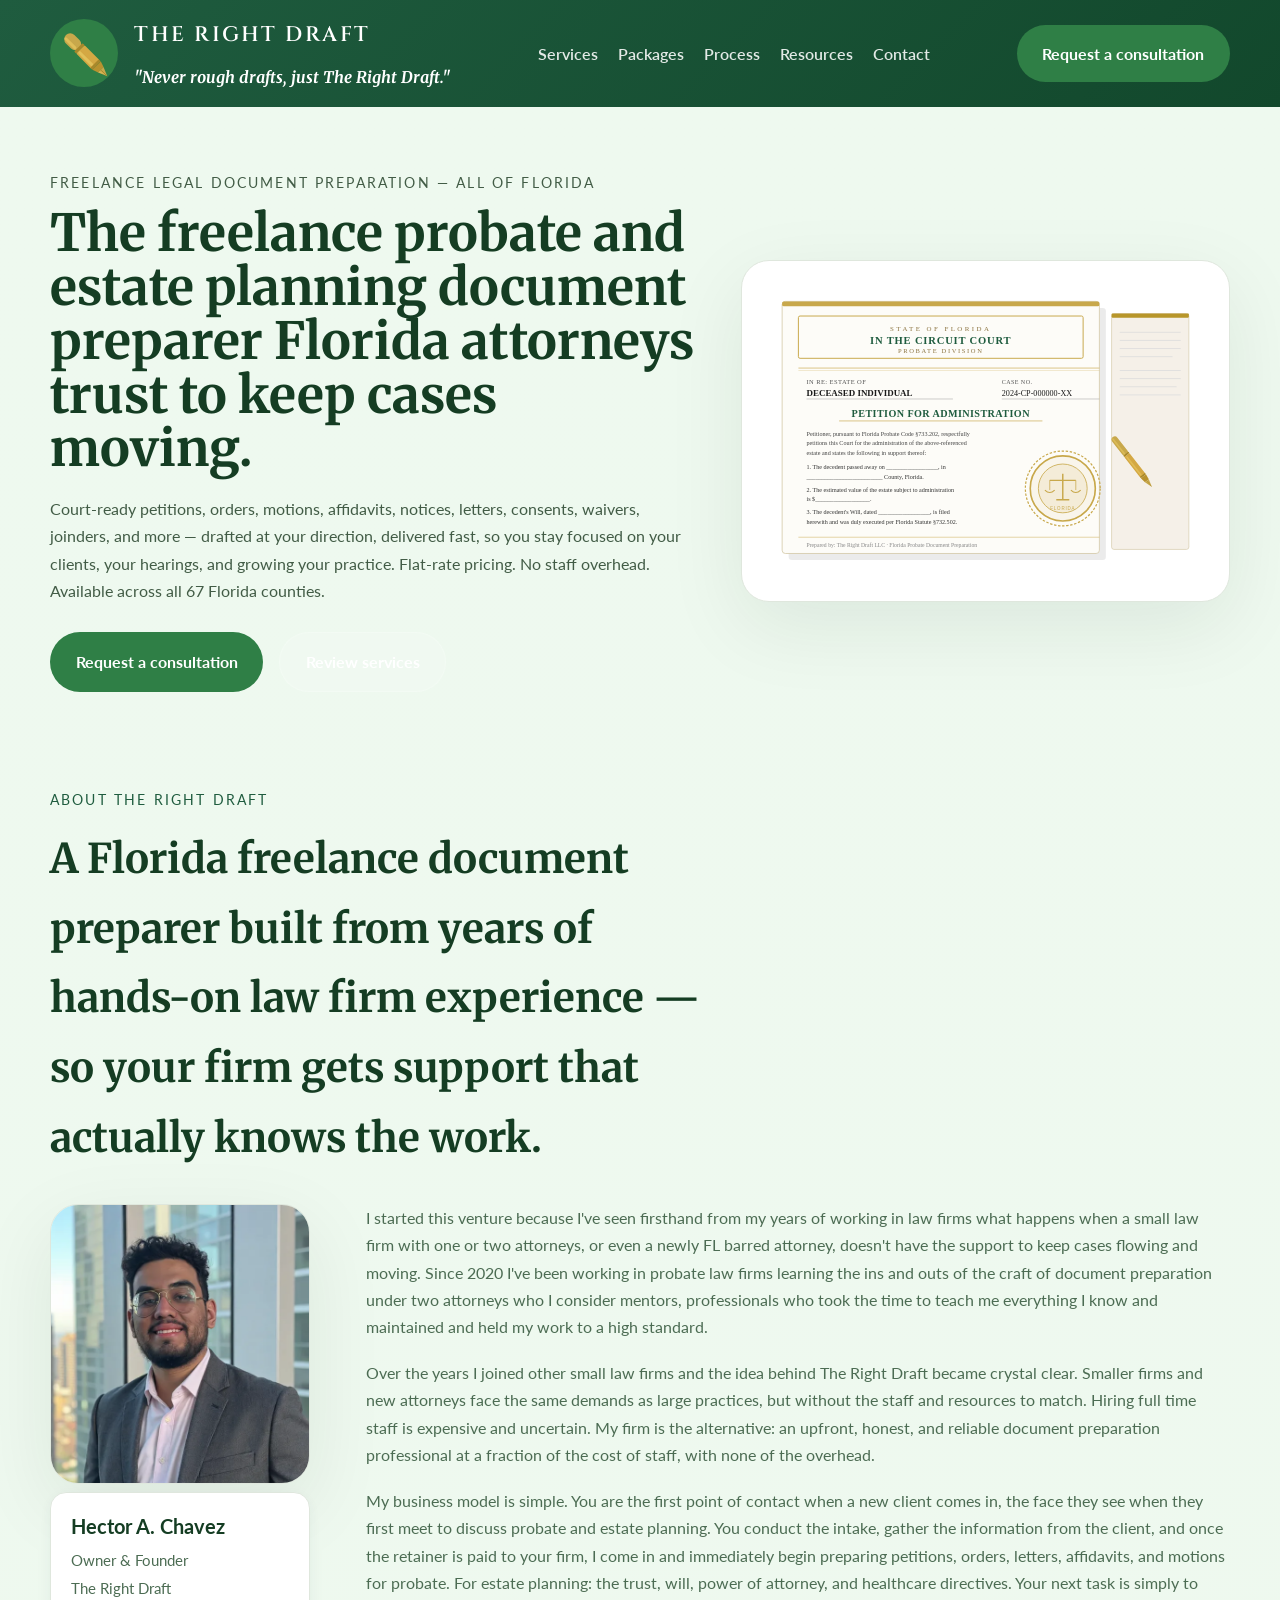
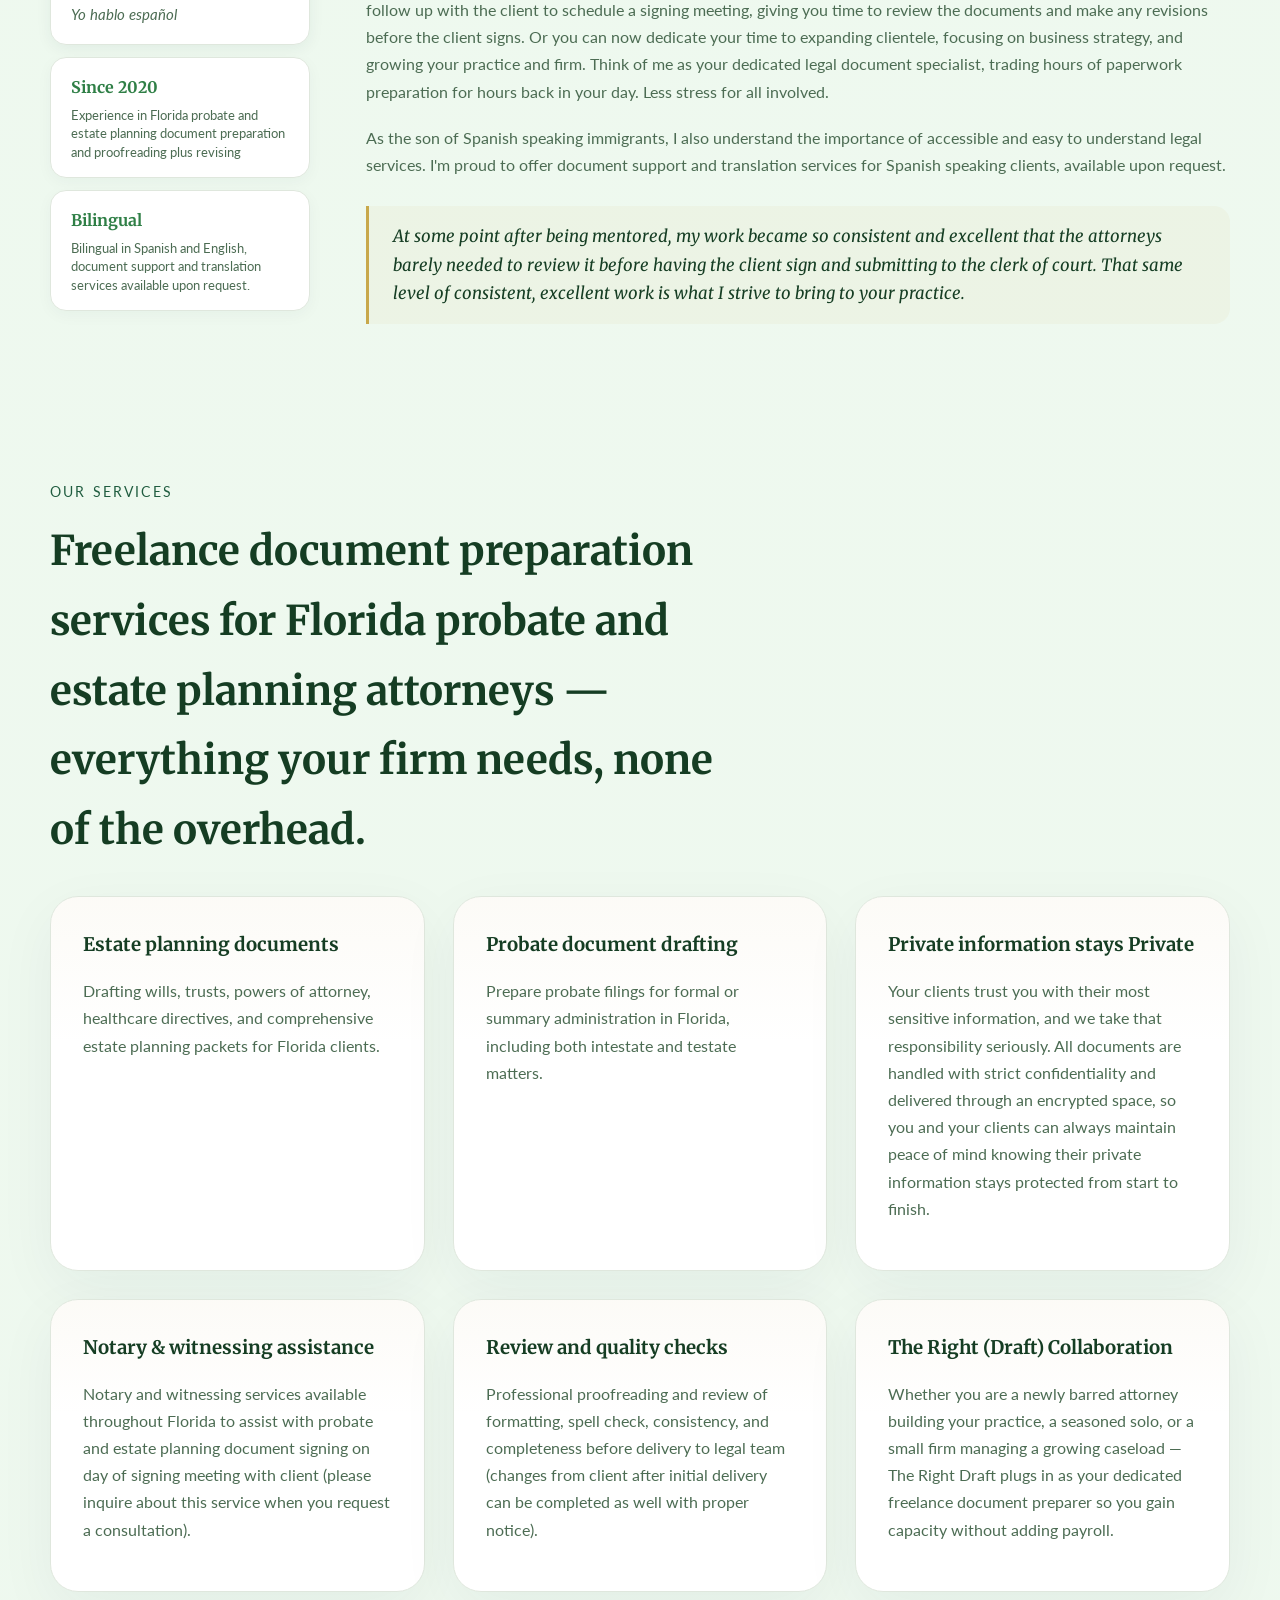
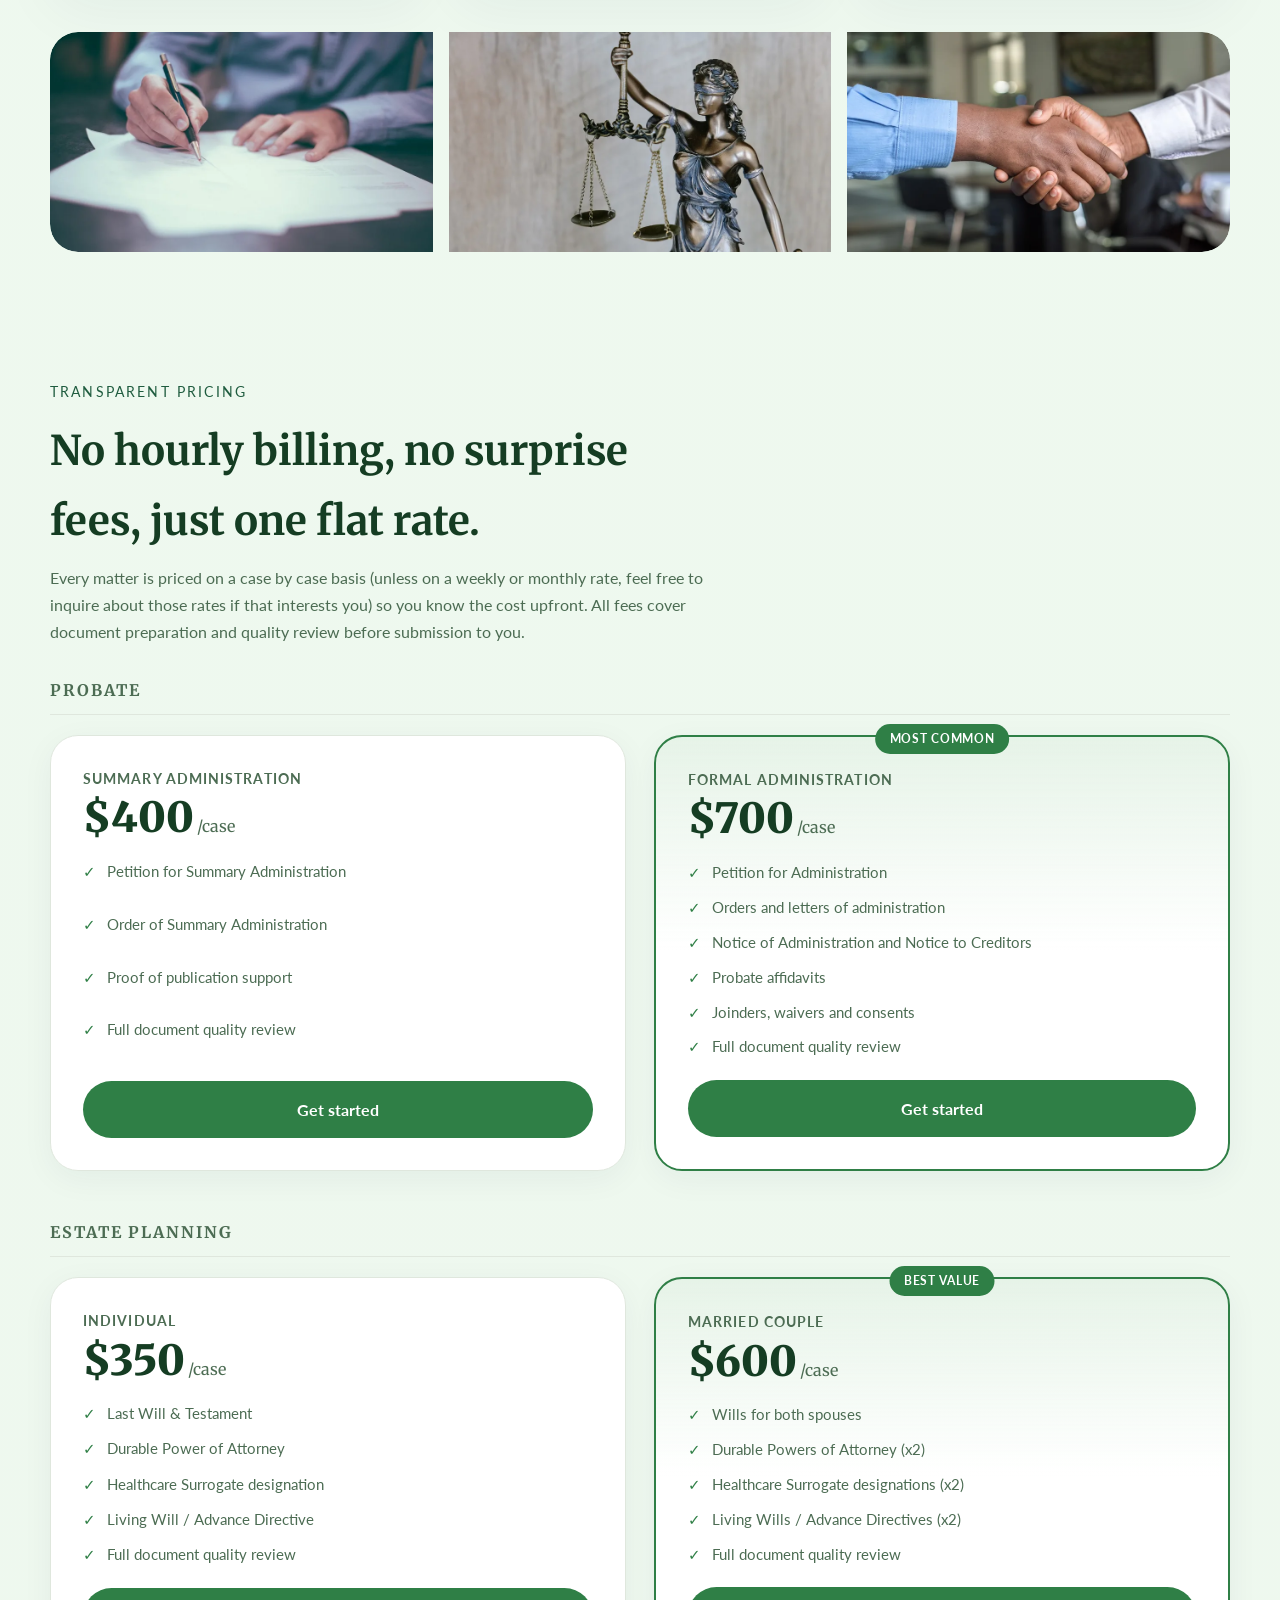
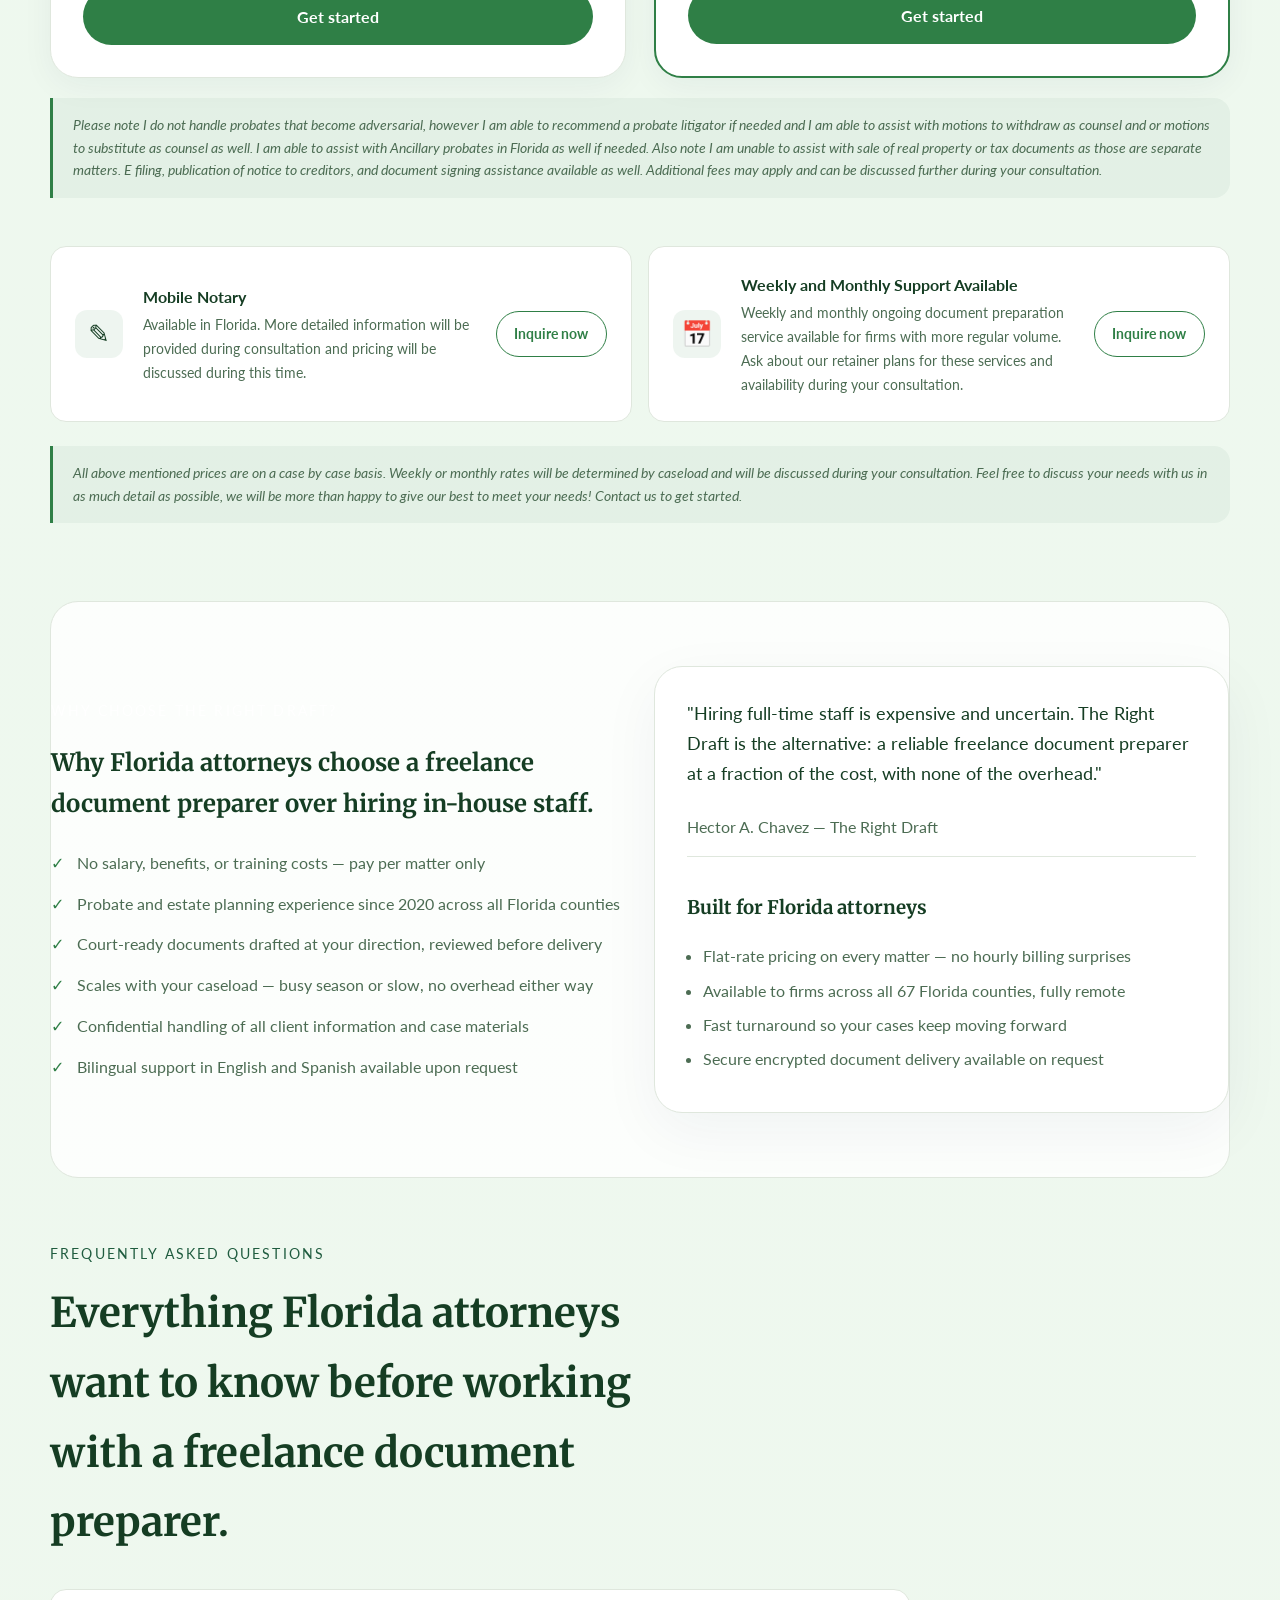
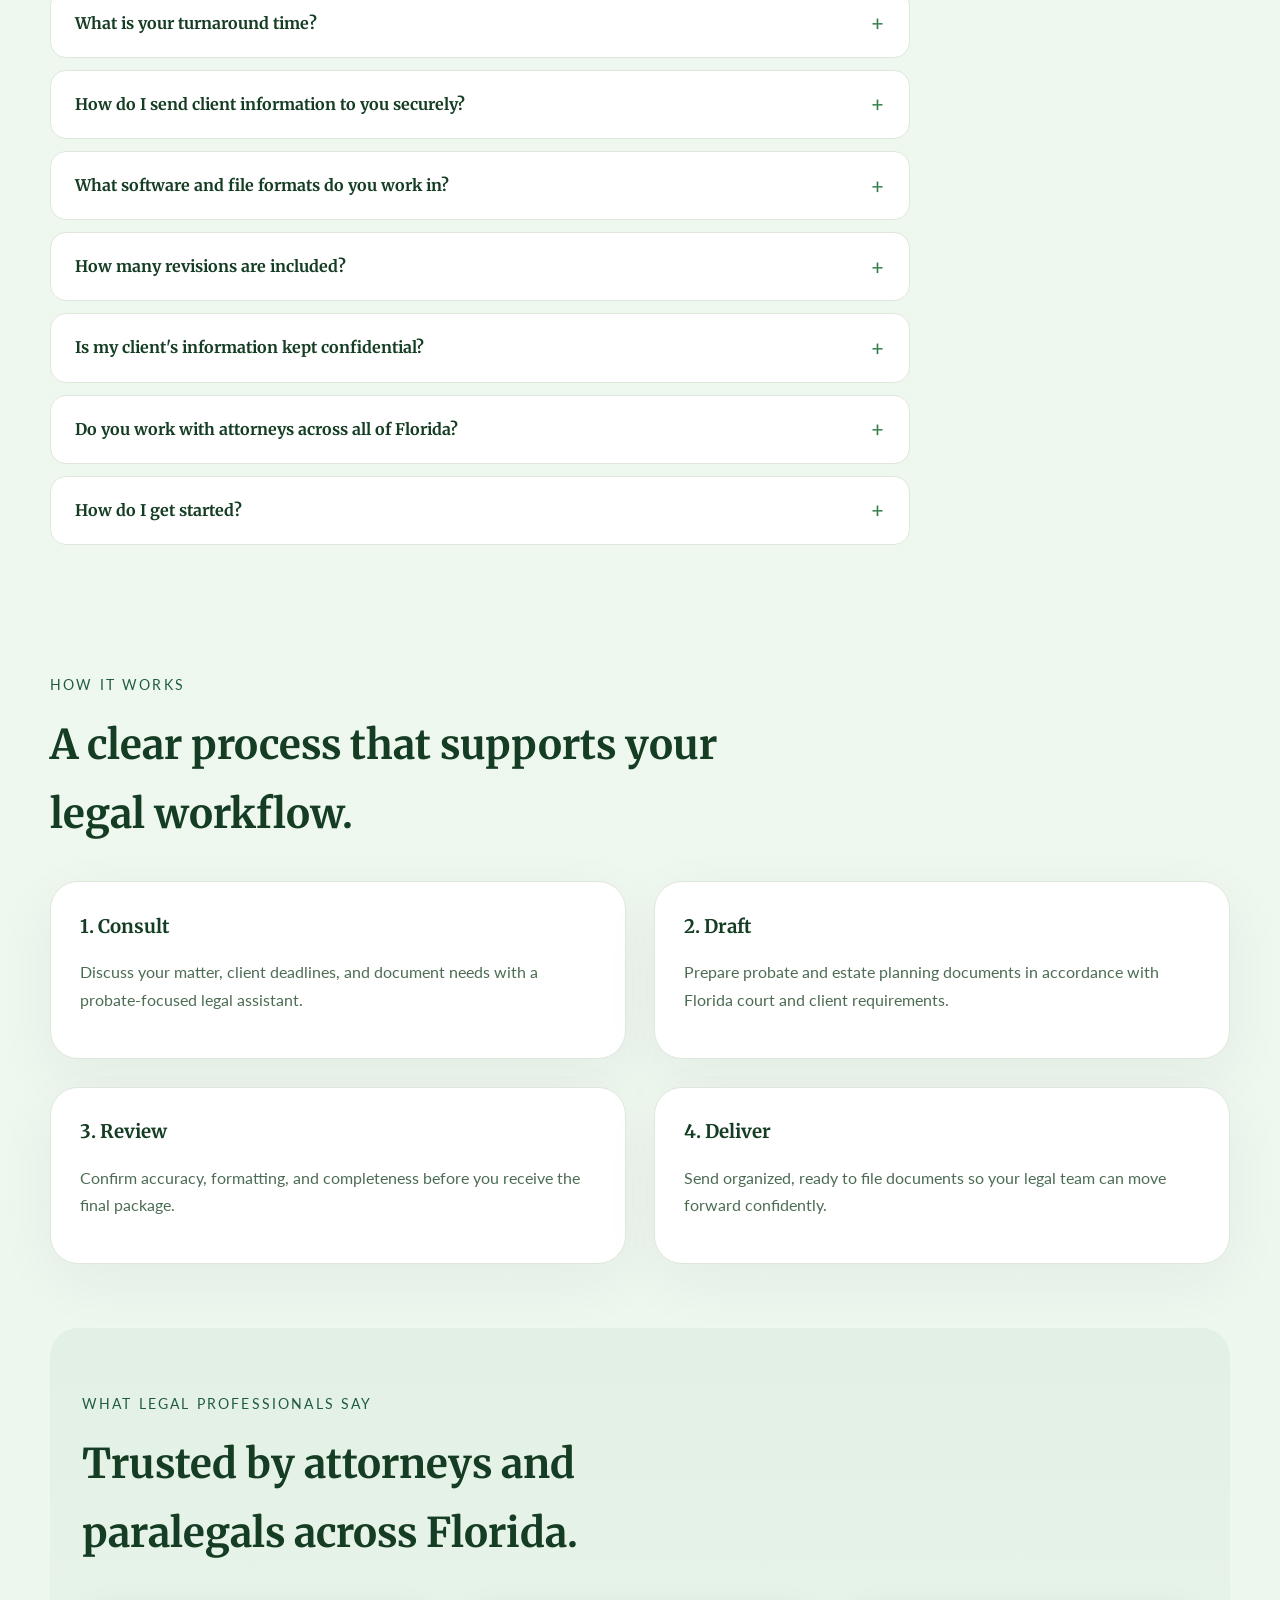
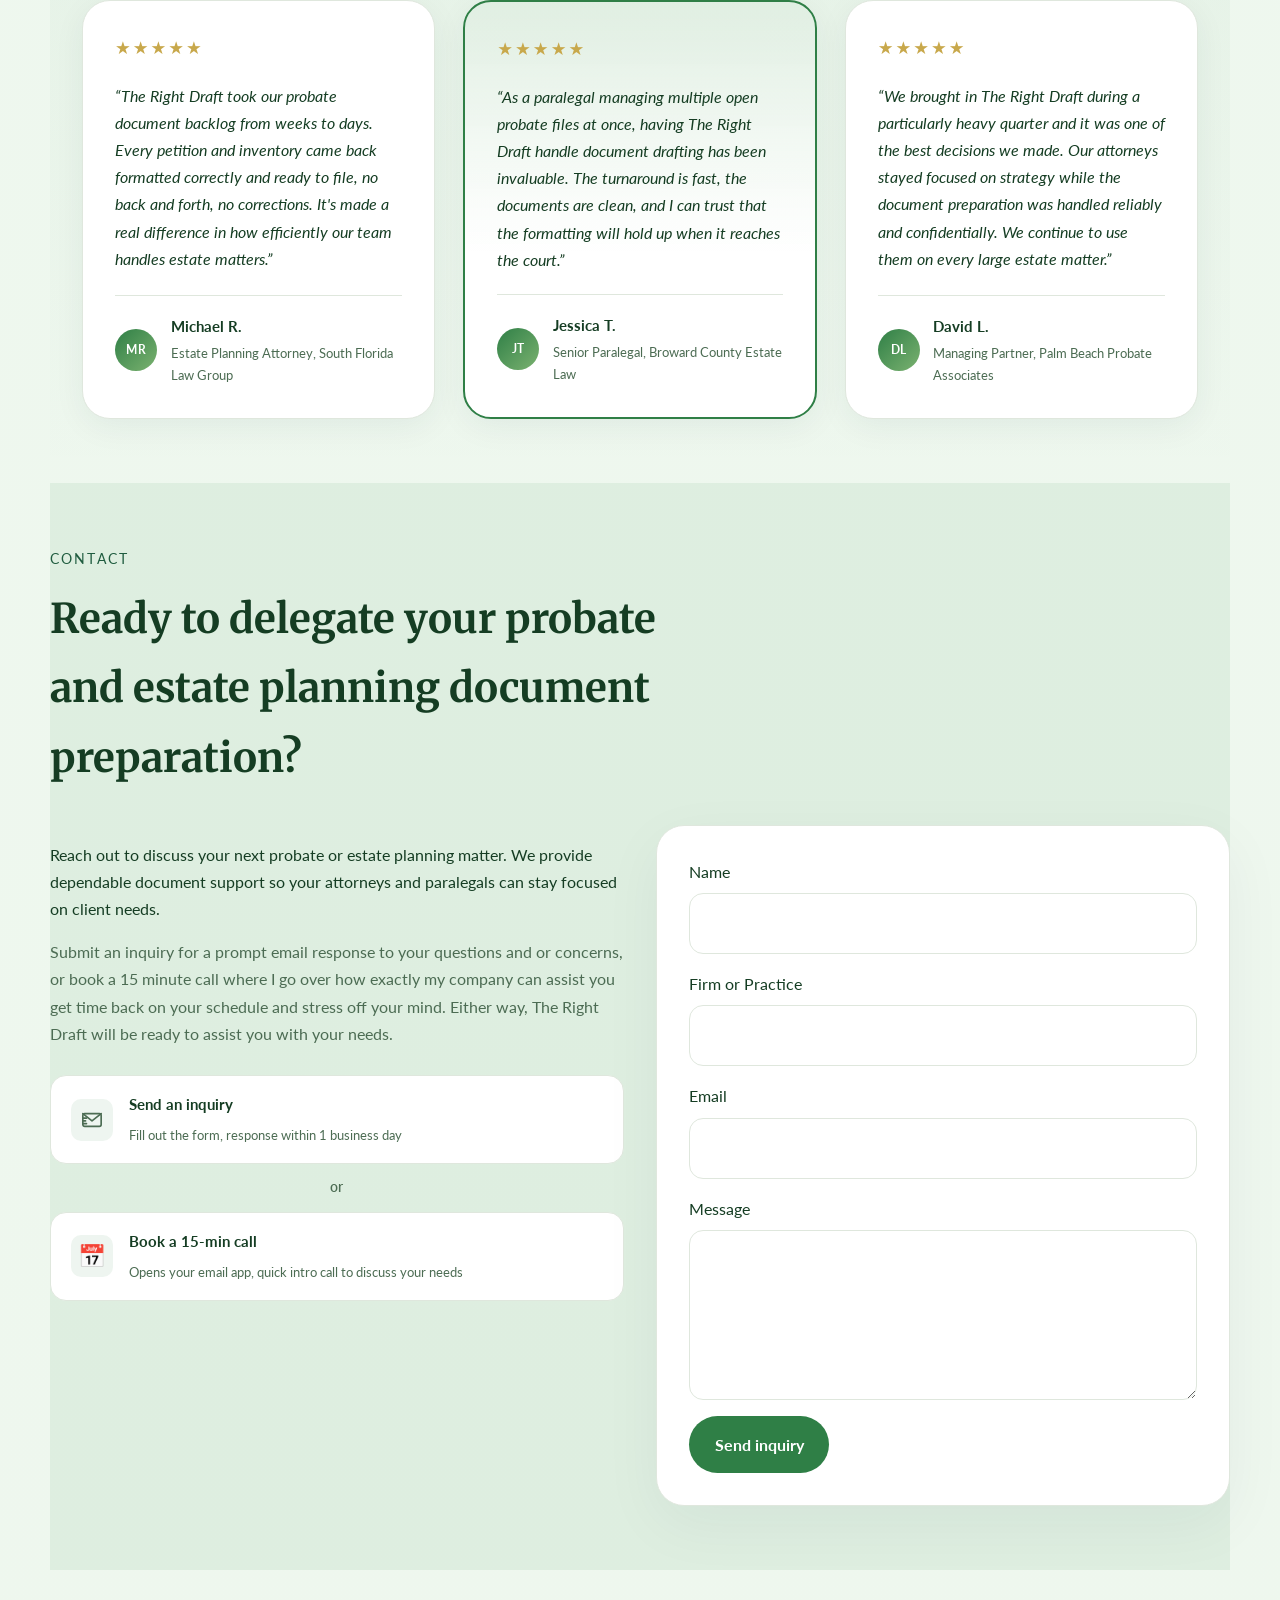
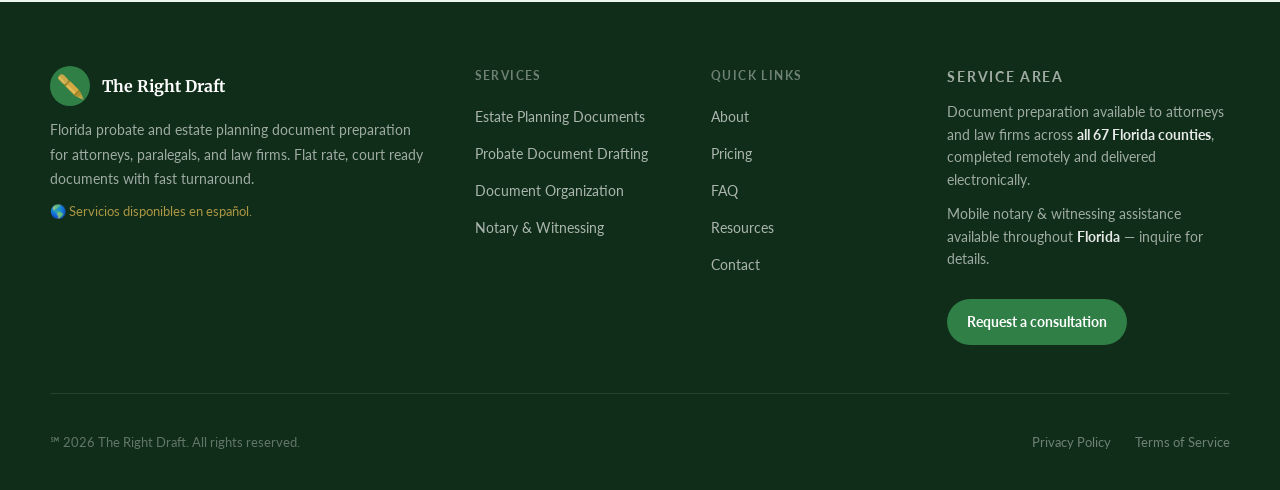
<file: index.html>
<!DOCTYPE html>
<html lang="en">
<head>
  <meta charset="UTF-8" />
  <meta name="viewport" content="width=device-width, initial-scale=1.0" />
  <title>The Right Draft | Freelance Probate & Estate Planning Document Preparation for Florida Attorneys</title>
  <meta name="description" content="Freelance legal document preparation for Florida probate and estate planning attorneys, paralegals, and law firms. Court-ready summary administration, formal administration, wills, trusts, and powers of attorney. Flat-rate pricing. Serving all of Florida — bilingual support available." />
  <meta name="keywords" content="freelance legal document preparation Florida, probate document preparer Florida attorney, estate planning document preparation attorney support, summary administration document preparation Florida, formal administration documents Florida, probate paralegal support Broward County, estate planning document drafter Palm Beach County, legal document preparation for law firms Florida, bilingual probate document preparation Florida, court ready probate documents Florida, freelance paralegal document support Florida, will drafting support attorney Florida" />
  <meta name="theme-color" content="#2f7f46" />
  <meta name="robots" content="index, follow" />
  <link rel="canonical" href="https://therightdraftllc.com/" />
  <link rel="sitemap" type="application/xml" href="/sitemap.xml" />
  <link rel="icon" type="image/svg+xml" href="favicon.svg" />
  <link rel="apple-touch-icon" href="images/apple-touch-icon.png" />
  <meta property="og:title" content="The Right Draft | Freelance Probate & Estate Planning Document Preparation for Florida Attorneys" />
  <meta property="og:description" content="Freelance legal document preparation for Florida probate and estate planning attorneys and law firms. Court-ready documents, flat-rate pricing, fast turnaround. Bilingual support available." />
  <meta property="og:type" content="website" />
  <meta property="og:url" content="https://therightdraftllc.com/" />
  <meta property="og:image" content="https://therightdraftllc.com/og-image.png?v=2" />
  <meta property="og:image:type" content="image/png" />
  <meta property="og:image:width" content="1200" />
  <meta property="og:image:height" content="630" />
  <meta name="twitter:card" content="summary_large_image" />
  <meta name="twitter:title" content="The Right Draft | Freelance Probate & Estate Planning Document Preparation for Florida Attorneys" />
  <meta name="twitter:description" content="Freelance legal document preparation for Florida probate and estate planning attorneys and law firms. Court-ready documents, flat-rate pricing, fast turnaround." />
  <meta name="twitter:image" content="https://therightdraftllc.com/og-image.png" />
  <link href="https://fonts.googleapis.com/css2?family=Cinzel:wght@400;600;700&family=Lato:wght@400;700;900&family=Merriweather:wght@400;700;900&display=swap" rel="stylesheet">
  <link rel="stylesheet" href="styles.css" />
  <!-- Google Analytics GA4 -->
  <script async src="https://www.googletagmanager.com/gtag/js?id=G-16GF5QHJJG"></script>
  <script>
    window.dataLayer = window.dataLayer || [];
    function gtag(){dataLayer.push(arguments);}
    gtag('js', new Date());
    gtag('config', 'G-16GF5QHJJG');
  </script>
  <script defer data-domain="therightdraftllc.com" src="https://plausible.io/js/script.js"></script>

  <!-- Schema.org structured data: LocalBusiness + LegalService -->
  <script type="application/ld+json">
  [
    {
      "@context": "https://schema.org",
      "@type": ["LegalService", "ProfessionalService"],
      "@id": "https://therightdraftllc.com/#business",
      "name": "The Right Draft",
      "alternateName": "The Right Draft LLC",
      "description": "Freelance legal document preparation service for Florida probate and estate planning attorneys, paralegals, and law firms. Court-ready petitions, orders, wills, trusts, powers of attorney, and estate planning documents prepared at attorney direction. Flat-rate pricing, fast turnaround, bilingual support in English and Spanish.",
      "url": "https://therightdraftllc.com",
      "logo": {
        "@type": "ImageObject",
        "url": "https://therightdraftllc.com/images/logo.svg",
        "width": 192,
        "height": 192
      },
      "image": "https://therightdraftllc.com/og-image.png",
      "founder": {
        "@type": "Person",
        "name": "Hector A. Chavez",
        "jobTitle": "Owner & Founder",
        "knowsLanguage": ["en", "es"],
        "worksFor": { "@id": "https://therightdraftllc.com/#business" }
      },
      "foundingDate": "2020",
      "address": {
        "@type": "PostalAddress",
        "addressRegion": "FL",
        "addressCountry": "US"
      },
      "areaServed": [
        { "@type": "State", "name": "Florida" },
        { "@type": "County", "name": "Miami-Dade County", "containedInPlace": { "@type": "State", "name": "Florida" } },
        { "@type": "County", "name": "Broward County", "containedInPlace": { "@type": "State", "name": "Florida" } },
        { "@type": "County", "name": "Palm Beach County", "containedInPlace": { "@type": "State", "name": "Florida" } },
        { "@type": "County", "name": "Hillsborough County", "containedInPlace": { "@type": "State", "name": "Florida" } },
        { "@type": "County", "name": "Orange County", "containedInPlace": { "@type": "State", "name": "Florida" } },
        { "@type": "County", "name": "Pinellas County", "containedInPlace": { "@type": "State", "name": "Florida" } },
        { "@type": "County", "name": "Duval County", "containedInPlace": { "@type": "State", "name": "Florida" } },
        { "@type": "County", "name": "Lee County", "containedInPlace": { "@type": "State", "name": "Florida" } },
        { "@type": "County", "name": "Polk County", "containedInPlace": { "@type": "State", "name": "Florida" } },
        { "@type": "County", "name": "Sarasota County", "containedInPlace": { "@type": "State", "name": "Florida" } },
        { "@type": "County", "name": "Collier County", "containedInPlace": { "@type": "State", "name": "Florida" } },
        { "@type": "County", "name": "Volusia County", "containedInPlace": { "@type": "State", "name": "Florida" } },
        { "@type": "County", "name": "Seminole County", "containedInPlace": { "@type": "State", "name": "Florida" } },
        { "@type": "County", "name": "Pasco County", "containedInPlace": { "@type": "State", "name": "Florida" } },
        { "@type": "County", "name": "Brevard County", "containedInPlace": { "@type": "State", "name": "Florida" } },
        { "@type": "County", "name": "Escambia County", "containedInPlace": { "@type": "State", "name": "Florida" } },
        { "@type": "County", "name": "Leon County", "containedInPlace": { "@type": "State", "name": "Florida" } },
        { "@type": "County", "name": "Alachua County", "containedInPlace": { "@type": "State", "name": "Florida" } },
        { "@type": "County", "name": "Marion County", "containedInPlace": { "@type": "State", "name": "Florida" } },
        { "@type": "County", "name": "St. Lucie County", "containedInPlace": { "@type": "State", "name": "Florida" } },
        { "@type": "County", "name": "Manatee County", "containedInPlace": { "@type": "State", "name": "Florida" } },
        { "@type": "County", "name": "Monroe County", "containedInPlace": { "@type": "State", "name": "Florida" } }
      ],
      "knowsLanguage": ["en", "es"],
      "priceRange": "$300 - $900",
      "currenciesAccepted": "USD",
      "paymentAccepted": "Invoice",
      "contactPoint": {
        "@type": "ContactPoint",
        "contactType": "customer service",
        "email": "hector@therightdraftllc.com",
        "url": "https://therightdraftllc.com/#contact",
        "availableLanguage": ["English", "Spanish"]
      },
      "hasOfferCatalog": {
        "@type": "OfferCatalog",
        "name": "Florida Probate & Estate Planning Document Preparation Services",
        "itemListElement": [
          {
            "@type": "Offer",
            "itemOffered": {
              "@type": "Service",
              "name": "Summary Administration Document Preparation",
              "description": "Complete Florida probate summary administration document package including petition, order, and all required filings, prepared at attorney direction.",
              "provider": { "@id": "https://therightdraftllc.com/#business" }
            },
            "price": "350",
            "priceCurrency": "USD",
            "eligibleRegion": { "@type": "State", "name": "Florida" }
          },
          {
            "@type": "Offer",
            "itemOffered": {
              "@type": "Service",
              "name": "Formal Administration Document Preparation",
              "description": "Full Florida formal probate administration document package including petitions, letters of administration, inventories, accountings, and required court filings, prepared at attorney direction.",
              "provider": { "@id": "https://therightdraftllc.com/#business" }
            },
            "price": "600",
            "priceCurrency": "USD",
            "eligibleRegion": { "@type": "State", "name": "Florida" }
          },
          {
            "@type": "Offer",
            "itemOffered": {
              "@type": "Service",
              "name": "Complex Formal Administration Document Preparation",
              "description": "Expanded Florida formal probate administration document package for complex multi-asset or multi-beneficiary estates, prepared at attorney direction.",
              "provider": { "@id": "https://therightdraftllc.com/#business" }
            },
            "price": "900",
            "priceCurrency": "USD",
            "eligibleRegion": { "@type": "State", "name": "Florida" }
          },
          {
            "@type": "Offer",
            "itemOffered": {
              "@type": "Service",
              "name": "Individual Estate Planning Document Package",
              "description": "Will, durable power of attorney, healthcare surrogate designation, and living will for one individual, prepared at attorney direction.",
              "provider": { "@id": "https://therightdraftllc.com/#business" }
            },
            "price": "300",
            "priceCurrency": "USD",
            "eligibleRegion": { "@type": "State", "name": "Florida" }
          },
          {
            "@type": "Offer",
            "itemOffered": {
              "@type": "Service",
              "name": "Married Couple Estate Planning Document Package",
              "description": "Complete estate planning document set for married couples including wills, powers of attorney, healthcare surrogates, and living wills for both spouses, prepared at attorney direction.",
              "provider": { "@id": "https://therightdraftllc.com/#business" }
            },
            "price": "550",
            "priceCurrency": "USD",
            "eligibleRegion": { "@type": "State", "name": "Florida" }
          },
          {
            "@type": "Offer",
            "itemOffered": {
              "@type": "Service",
              "name": "Ancillary Probate Document Preparation",
              "description": "Florida ancillary probate document preparation for out-of-state decedents with Florida assets, prepared at attorney direction.",
              "provider": { "@id": "https://therightdraftllc.com/#business" }
            },
            "eligibleRegion": { "@type": "State", "name": "Florida" }
          },
          {
            "@type": "Offer",
            "itemOffered": {
              "@type": "Service",
              "name": "Mobile Notary & Witnessing Assistance",
              "description": "Mobile notary and document witnessing services for probate and estate planning signings throughout Florida.",
              "provider": { "@id": "https://therightdraftllc.com/#business" }
            },
            "eligibleRegion": { "@type": "State", "name": "Florida" }
          }
        ]
      }
    },
    {
      "@context": "https://schema.org",
      "@type": "WebSite",
      "@id": "https://therightdraftllc.com/#website",
      "url": "https://therightdraftllc.com",
      "name": "The Right Draft",
      "description": "Freelance legal document preparation for Florida probate and estate planning attorneys and law firms.",
      "publisher": { "@id": "https://therightdraftllc.com/#business" },
      "inLanguage": ["en", "es"]
    },
    {
      "@context": "https://schema.org",
      "@type": "FAQPage",
      "mainEntity": [
        {
          "@type": "Question",
          "name": "What is The Right Draft?",
          "acceptedAnswer": {
            "@type": "Answer",
            "text": "The Right Draft is a freelance legal document preparation service for Florida probate and estate planning attorneys, paralegals, and law firms. We prepare court-ready documents at attorney direction — we are not a law firm and do not provide legal advice."
          }
        },
        {
          "@type": "Question",
          "name": "What Florida probate documents does The Right Draft prepare?",
          "acceptedAnswer": {
            "@type": "Answer",
            "text": "The Right Draft prepares petitions, orders, letters of administration, inventories, affidavits, notices, joinders, waivers, and consents for both summary administration and formal administration matters in Florida, all at attorney direction."
          }
        },
        {
          "@type": "Question",
          "name": "Does The Right Draft serve attorneys throughout Florida?",
          "acceptedAnswer": {
            "@type": "Answer",
            "text": "Yes. Document preparation services are available statewide across Florida. Mobile notary and witnessing assistance is also available throughout Florida."
          }
        },
        {
          "@type": "Question",
          "name": "Is bilingual document preparation available?",
          "acceptedAnswer": {
            "@type": "Answer",
            "text": "Yes. The Right Draft offers bilingual document support in English and Spanish upon request."
          }
        },
        {
          "@type": "Question",
          "name": "How much does probate document preparation cost?",
          "acceptedAnswer": {
            "@type": "Answer",
            "text": "Flat-rate pricing starts at $350 for summary administration, $600 for formal administration, and $900 for complex formal administration. Estate planning packages start at $300 for an individual and $550 for a married couple. All fees are discussed upfront before any work begins."
          }
        }
      ]
    }
  ]
  </script>
</head>
<body>
  <header class="site-header">
    <div class="container header-inner">
      <div class="brand">
        <a href="/"><img src="images/logo.svg" alt="The Right Draft LLC" class="logo-mark" width="68" height="68" /></a>
        <div>
          <p class="eyebrow brand-name">The Right Draft</p>
          <h1>"Never rough drafts, just The Right Draft."</h1>
        </div>
      </div>
      <nav class="site-nav" id="site-nav" aria-label="Primary navigation">
        <a href="#services">Services</a>
        <a href="#packages">Packages</a>
        <a href="#process">Process</a>
        <a href="/blog">Resources</a>
        <a href="#contact">Contact</a>
        <a href="#contact" class="button button-primary nav-cta-mobile">Request a consultation</a>
      </nav>
      <div class="header-right">
        <a href="#contact" class="button button-primary header-cta">Request a consultation</a>
        <button class="hamburger" id="hamburger" aria-label="Toggle navigation" aria-expanded="false" aria-controls="site-nav">
          <span></span>
          <span></span>
          <span></span>
        </button>
      </div>
    </div>
  </header>

  <main>
    <section class="hero container">
      <div class="hero-copy">
        <p class="eyebrow">Freelance Legal Document Preparation — All of Florida</p>
        <h2>The freelance probate and estate planning document preparer Florida attorneys trust to keep cases moving.</h2>
        <p>Court-ready petitions, orders, motions, affidavits, notices, letters, consents, waivers, joinders, and more — drafted at your direction, delivered fast, so you stay focused on your clients, your hearings, and growing your practice. Flat-rate pricing. No staff overhead. Available across all 67 Florida counties.</p>
        <div class="hero-actions">
          <a href="#contact" class="button button-primary">Request a consultation</a>
          <a href="#services" class="button button-secondary">Review services</a>
        </div>
      </div>
      <div class="hero-image">
        <div class="hero-panel">
          <img src="images/probate-document.svg" alt="Florida probate petition document with scales of justice seal" loading="eager" style="border-radius:12px;" />
        </div>
      </div>
    </section>

    <section class="section container" id="about">
      <div class="section-heading">
        <p class="eyebrow">About The Right Draft</p>
        <h2>A Florida freelance document preparer built from years of hands-on law firm experience — so your firm gets support that actually knows the work.</h2>
      </div>
      <div class="founder-layout">

        <div class="founder-photo-wrap">
          <picture>
            <source srcset="images/hector-chavez.webp" type="image/webp" />
            <img src="images/hector-chavez.png" alt="Hector A. Chavez, Owner & Founder of The Right Draft LLC" class="founder-photo" width="600" height="600" />
          </picture>
          <div class="founder-name-card">
            <strong>Hector A. Chavez</strong>
            <span>Owner &amp; Founder<br>The Right Draft</span>
            <span class="espanol">Yo hablo español</span>
          </div>
          <div class="founder-credentials">
            <div class="credential">
              <span class="credential-value">Since 2020</span>
              <span class="credential-label">Experience in Florida probate and estate planning document preparation and proofreading plus revising</span>
            </div>
            <div class="credential">
              <span class="credential-value">Bilingual</span>
              <span class="credential-label">Bilingual in Spanish and English, document support and translation services available upon request.</span>
            </div>
          </div>
        </div>

        <div class="founder-bio">
          <p>I started this venture because I've seen firsthand from my years of working in law firms what happens when a small law firm with one or two attorneys, or even a newly FL barred attorney, doesn't have the support to keep cases flowing and moving. Since 2020 I've been working in probate law firms learning the ins and outs of the craft of document preparation under two attorneys who I consider mentors, professionals who took the time to teach me everything I know and maintained and held my work to a high standard.</p>

          <p>Over the years I joined other small law firms and the idea behind The Right Draft became crystal clear. Smaller firms and new attorneys face the same demands as large practices, but without the staff and resources to match. Hiring full time staff is expensive and uncertain. My firm is the alternative: an upfront, honest, and reliable document preparation professional at a fraction of the cost of staff, with none of the overhead.</p>

          <p>My business model is simple. You are the first point of contact when a new client comes in, the face they see when they first meet to discuss probate and estate planning. You conduct the intake, gather the information from the client, and once the retainer is paid to your firm, I come in and immediately begin preparing petitions, orders, letters, affidavits, and motions for probate. For estate planning: the trust, will, power of attorney, and healthcare directives. Your next task is simply to follow up with the client to schedule a signing meeting, giving you time to review the documents and make any revisions before the client signs. Or you can now dedicate your time to expanding clientele, focusing on business strategy, and growing your practice and firm. Think of me as your dedicated legal document specialist, trading hours of paperwork preparation for hours back in your day. Less stress for all involved.</p>

          <p>As the son of Spanish speaking immigrants, I also understand the importance of accessible and easy to understand legal services. I'm proud to offer document support and translation services for Spanish speaking clients, available upon request.</p>

          <blockquote class="founder-quote">
            <p>At some point after being mentored, my work became so consistent and excellent that the attorneys barely needed to review it before having the client sign and submitting to the clerk of court. That same level of consistent, excellent work is what I strive to bring to your practice.</p>
          </blockquote>

        </div>

      </div>
    </section>

    <section class="section container" id="services">
      <div class="section-heading">
        <p class="eyebrow">Our services</p>
        <h2>Freelance document preparation services for Florida probate and estate planning attorneys — everything your firm needs, none of the overhead.</h2>
      </div>
      <div class="grid three-column service-grid">
        <article class="service-card">
          <h3>Estate planning documents</h3>
          <p>Drafting wills, trusts, powers of attorney, healthcare directives, and comprehensive estate planning packets for Florida clients.</p>
        </article>
        <article class="service-card">
          <h3>Probate document drafting</h3>
          <p>Prepare probate filings for formal or summary administration in Florida, including both intestate and testate matters.</p>
        </article>
        <article class="service-card">
          <h3>Private information stays Private</h3>
          <p>Your clients trust you with their most sensitive information, and we take that responsibility seriously. All documents are handled with strict confidentiality and delivered through an encrypted space, so you and your clients can always maintain peace of mind knowing their private information stays protected from start to finish.</p>
        </article>
        <article class="service-card">
          <h3>Notary &amp; witnessing assistance</h3>
          <p>Notary and witnessing services available throughout Florida to assist with probate and estate planning document signing on day of signing meeting with client (please inquire about this service when you request a consultation).</p>
        </article>
        <article class="service-card">
          <h3>Review and quality checks</h3>
          <p>Professional proofreading and review of formatting, spell check, consistency, and completeness before delivery to legal team (changes from client after initial delivery can be completed as well with proper notice).</p>
        </article>
        <article class="service-card">
          <h3>The Right (Draft) Collaboration</h3>
          <p>Whether you are a newly barred attorney building your practice, a seasoned solo, or a small firm managing a growing caseload — The Right Draft plugs in as your dedicated freelance document preparer so you gain capacity without adding payroll.</p>
        </article>
      </div>

      <!-- Services photo banner -->
      <div class="section-photo-banner">
        <picture>
          <source srcset="images/document-review.webp" type="image/webp" />
          <img src="images/document-review.jpg" alt="Attorney reviewing estate planning documents at a desk" loading="lazy" />
        </picture>
        <picture>
          <source srcset="images/legal-desk.webp" type="image/webp" />
          <img src="images/legal-desk.jpg" alt="Organized legal documents and files on a professional desk" loading="lazy" />
        </picture>
        <picture>
          <source srcset="images/office-work.webp" type="image/webp" />
          <img src="images/office-work.jpg" alt="Legal professional working at a desk with documents" loading="lazy" />
        </picture>
      </div>

    </section>

    <section class="section container packages" id="packages">
      <div class="section-heading">
        <p class="eyebrow">Transparent pricing</p>
        <h2>No hourly billing, no surprise fees, just one flat rate.</h2>
        <p class="section-subhead">Every matter is priced on a case by case basis (unless on a weekly or monthly rate, feel free to inquire about those rates if that interests you) so you know the cost upfront. All fees cover document preparation and quality review before submission to you.</p>
      </div>

      <!-- Probate -->
      <div class="pricing-group">
        <h3 class="pricing-group-label">Probate</h3>
        <div class="grid two-column pricing-grid">
          <article class="pricing-card">
            <div class="pricing-header">
              <span class="pricing-type">Summary Administration</span>
              <div class="pricing-amount">$400<span>/case</span></div>
            </div>
            <ul class="pricing-features">
              <li>Petition for Summary Administration</li>
              <li>Order of Summary Administration</li>
              <li>Proof of publication support</li>
              <li>Full document quality review</li>
            </ul>
            <a href="#contact" class="button button-primary pricing-cta">Get started</a>
          </article>

          <article class="pricing-card pricing-card--featured">
            <div class="pricing-badge">Most common</div>
            <div class="pricing-header">
              <span class="pricing-type">Formal Administration</span>
              <div class="pricing-amount">$700<span>/case</span></div>
            </div>
            <ul class="pricing-features">
              <li>Petition for Administration</li>
              <li>Orders and letters of administration</li>
              <li>Notice of Administration and Notice to Creditors</li>
              <li>Probate affidavits</li>
              <li>Joinders, waivers and consents</li>
              <li>Full document quality review</li>
            </ul>
            <a href="#contact" class="button button-primary pricing-cta">Get started</a>
          </article>
        </div>

      </div>

      <!-- Estate Planning -->
      <div class="pricing-group">
        <h3 class="pricing-group-label">Estate Planning</h3>
        <div class="grid two-column pricing-grid">
          <article class="pricing-card">
            <div class="pricing-header">
              <span class="pricing-type">Individual</span>
              <div class="pricing-amount">$350<span>/case</span></div>
            </div>
            <ul class="pricing-features">
              <li>Last Will &amp; Testament</li>
              <li>Durable Power of Attorney</li>
              <li>Healthcare Surrogate designation</li>
              <li>Living Will / Advance Directive</li>
              <li>Full document quality review</li>
            </ul>
            <a href="#contact" class="button button-primary pricing-cta">Get started</a>
          </article>

          <article class="pricing-card pricing-card--featured">
            <div class="pricing-badge">Best value</div>
            <div class="pricing-header">
              <span class="pricing-type">Married Couple</span>
              <div class="pricing-amount">$600<span>/case</span></div>
            </div>
            <ul class="pricing-features">
              <li>Wills for both spouses</li>
              <li>Durable Powers of Attorney (x2)</li>
              <li>Healthcare Surrogate designations (x2)</li>
              <li>Living Wills / Advance Directives (x2)</li>
              <li>Full document quality review</li>
            </ul>
            <a href="#contact" class="button button-primary pricing-cta">Get started</a>
          </article>
        </div>

        <p class="pricing-note"><em>Please note I do not handle probates that become adversarial, however I am able to recommend a probate litigator if needed and I am able to assist with motions to withdraw as counsel and or motions to substitute as counsel as well. I am able to assist with Ancillary probates in Florida as well if needed. Also note I am unable to assist with sale of real property or tax documents as those are separate matters. E filing, publication of notice to creditors, and document signing assistance available as well. Additional fees may apply and can be discussed further during your consultation.</em></p>
      </div>

      <!-- Add-ons -->
      <div class="pricing-addons">
        <div class="addon-card">
          <div class="addon-icon">&#9998;</div>
          <div>
            <strong>Mobile Notary</strong>
            <p>Available in Florida. More detailed information will be provided during consultation and pricing will be discussed during this time.</p>
          </div>
          <a href="#contact" class="button button-secondary addon-btn">Inquire now</a>
        </div>
        <div class="addon-card">
          <div class="addon-icon">&#128197;</div>
          <div>
            <strong>Weekly and Monthly Support Available</strong>
            <p>Weekly and monthly ongoing document preparation service available for firms with more regular volume. Ask about our retainer plans for these services and availability during your consultation.</p>
          </div>
          <a href="#contact" class="button button-secondary addon-btn">Inquire now</a>
        </div>
      </div>

      <p class="pricing-note"><em>All above mentioned prices are on a case by case basis. Weekly or monthly rates will be determined by caseload and will be discussed during your consultation. Feel free to discuss your needs with us in as much detail as possible, we will be more than happy to give our best to meet your needs! <a href="#contact">Contact us</a> to get started.</em></p>
    </section>

    <section class="section container highlight-section">
      <div class="grid two-column align-center">
        <div>
          <p class="eyebrow">Why choose The Right Draft?</p>
          <h2>Why Florida attorneys choose a freelance document preparer over hiring in-house staff.</h2>
          <ul class="checklist">
            <li>No salary, benefits, or training costs — pay per matter only</li>
            <li>Probate and estate planning experience since 2020 across all Florida counties</li>
            <li>Court-ready documents drafted at your direction, reviewed before delivery</li>
            <li>Scales with your caseload — busy season or slow, no overhead either way</li>
            <li>Confidential handling of all client information and case materials</li>
            <li>Bilingual support in English and Spanish available upon request</li>
          </ul>
        </div>
        <div class="quote-card">
          <p>"Hiring full-time staff is expensive and uncertain. The Right Draft is the alternative: a reliable freelance document preparer at a fraction of the cost, with none of the overhead."</p>
          <span>Hector A. Chavez — The Right Draft</span>
          <div class="trust-list">
            <h3>Built for Florida attorneys</h3>
            <ul>
              <li>Flat-rate pricing on every matter — no hourly billing surprises</li>
              <li>Available to firms across all 67 Florida counties, fully remote</li>
              <li>Fast turnaround so your cases keep moving forward</li>
              <li>Secure encrypted document delivery available on request</li>
            </ul>
          </div>
        </div>
      </div>
    </section>

    <!-- ═══ FAQ ═══ -->
    <section class="section container" id="faq">
      <div class="section-heading">
        <p class="eyebrow">Frequently asked questions</p>
        <h2>Everything Florida attorneys want to know before working with a freelance document preparer.</h2>
      </div>
      <div class="faq-list">

        <details class="faq-item">
          <summary class="faq-question">What is your turnaround time?</summary>
          <div class="faq-answer">
            <p>Standard turnaround is <strong>2 to 3 business days</strong> for most documents. Complex formal administration matters with multiple filings may require 4 to 5 business days. If you have a court deadline or urgent need, mention it when you reach out, I will do my best to accommodate priority requests. Clear communication about timelines is a core part of how I work.</p>
          </div>
        </details>

        <details class="faq-item">
          <summary class="faq-question">How do I send client information to you securely?</summary>
          <div class="faq-answer">
            <p>I accept intake documents and client information via secure file transfer methods including encrypted email, shared drives (Google Drive, Dropbox, OneDrive), or any secure portal your firm already uses. I do not retain client files beyond the scope of each engagement. If your firm has a specific transfer protocol, I am happy to work within it. Secure handling of confidential information is a non negotiable standard for every matter I work on.</p>
          </div>
        </details>

        <details class="faq-item">
          <summary class="faq-question">What software and file formats do you work in?</summary>
          <div class="faq-answer">
            <p>I work in <strong>Microsoft Word (.docx)</strong> for all drafted documents, which makes it easy for your team to review, edit, and finalize before filing or execution. I can also deliver in PDF format upon request. If your firm uses specific templates or style guides, send them over and I will match your formatting exactly.</p>
          </div>
        </details>

        <details class="faq-item">
          <summary class="faq-question">How many revisions are included?</summary>
          <div class="faq-answer">
            <p>Every engagement includes <strong>up to two rounds of revisions</strong> at no additional charge. My goal is to deliver work that requires minimal changes, my mentors regularly noted that my drafts needed little to no correction before submission. If a matter becomes significantly more complex than originally scoped, I will communicate that before any additional charges apply.</p>
          </div>
        </details>

        <details class="faq-item">
          <summary class="faq-question">Is my client's information kept confidential?</summary>
          <div class="faq-answer">
            <p>Absolutely. All client information shared with The Right Draft is handled with the same confidentiality standard expected of any legal support professional. I do not share, sell, or disclose any client data to third parties. Files are used solely for the purpose of completing your requested documents and are not retained after delivery unless you request otherwise. I am happy to sign a confidentiality or non disclosure agreement if required by your firm.</p>
          </div>
        </details>

        <details class="faq-item">
          <summary class="faq-question">Do you work with attorneys across all of Florida?</summary>
          <div class="faq-answer">
            <p>Yes. Document preparation services are available to attorneys and law firms <strong>anywhere in Florida</strong>, across all 67 counties. All drafting is completed remotely and delivered electronically, so geography is never a limitation. Whether you are in Miami-Dade, Broward, Palm Beach, Hillsborough, Orange, Duval, or any other Florida county, The Right Draft can assist your firm. Mobile notary and witnessing assistance is also available throughout Florida — feel free to inquire.</p>
          </div>
        </details>

        <details class="faq-item">
          <summary class="faq-question">How do I get started?</summary>
          <div class="faq-answer">
            <p>It's simple. Fill out the <a href="#contact">contact form below</a> with your name, firm, and a brief description of your matter. I will respond within one business day to schedule a quick consultation, confirm the scope, and provide a timeline. From there, you send over the intake materials and I get to work. No retainer or long-term commitment required to start.</p>
          </div>
        </details>

      </div>
    </section>

    <section class="section container" id="process">
      <div class="section-heading">
        <p class="eyebrow">How it works</p>
        <h2>A clear process that supports your legal workflow.</h2>
      </div>
      <div class="grid four-column process-grid">
        <div class="process-card">
          <h3>1. Consult</h3>
          <p>Discuss your matter, client deadlines, and document needs with a probate-focused legal assistant.</p>
        </div>
        <div class="process-card">
          <h3>2. Draft</h3>
          <p>Prepare probate and estate planning documents in accordance with Florida court and client requirements.</p>
        </div>
        <div class="process-card">
          <h3>3. Review</h3>
          <p>Confirm accuracy, formatting, and completeness before you receive the final package.</p>
        </div>
        <div class="process-card">
          <h3>4. Deliver</h3>
          <p>Send organized, ready to file documents so your legal team can move forward confidently.</p>
        </div>
      </div>
    </section>

    <!-- ═══ TESTIMONIALS ═══ -->
    <section class="section container testimonials-section" id="testimonials">
      <div class="section-heading">
        <p class="eyebrow">What legal professionals say</p>
        <h2>Trusted by attorneys and paralegals across Florida.</h2>
      </div>
      <div class="grid three-column testimonials-grid">

        <article class="testimonial-card">
          <div class="testimonial-stars" aria-label="5 out of 5 stars">★★★★★</div>
          <blockquote>
            <p>The Right Draft took our probate document backlog from weeks to days. Every petition and inventory came back formatted correctly and ready to file, no back and forth, no corrections. It's made a real difference in how efficiently our team handles estate matters.</p>
          </blockquote>
          <footer class="testimonial-author">
            <div class="testimonial-avatar" aria-hidden="true">MR</div>
            <div>
              <!-- ⚠️ PLACEHOLDER — replace with real client name, title, and firm -->
              <strong>Michael R.</strong>
              <span>Estate Planning Attorney, South Florida Law Group</span>
            </div>
          </footer>
        </article>

        <article class="testimonial-card testimonial-card--featured">
          <div class="testimonial-stars" aria-label="5 out of 5 stars">★★★★★</div>
          <blockquote>
            <p>As a paralegal managing multiple open probate files at once, having The Right Draft handle document drafting has been invaluable. The turnaround is fast, the documents are clean, and I can trust that the formatting will hold up when it reaches the court.</p>
          </blockquote>
          <footer class="testimonial-author">
            <div class="testimonial-avatar" aria-hidden="true">JT</div>
            <div>
              <!-- ⚠️ PLACEHOLDER — replace with real client name, title, and firm -->
              <strong>Jessica T.</strong>
              <span>Senior Paralegal, Broward County Estate Law</span>
            </div>
          </footer>
        </article>

        <article class="testimonial-card">
          <div class="testimonial-stars" aria-label="5 out of 5 stars">★★★★★</div>
          <blockquote>
            <p>We brought in The Right Draft during a particularly heavy quarter and it was one of the best decisions we made. Our attorneys stayed focused on strategy while the document preparation was handled reliably and confidentially. We continue to use them on every large estate matter.</p>
          </blockquote>
          <footer class="testimonial-author">
            <div class="testimonial-avatar" aria-hidden="true">DL</div>
            <div>
              <!-- ⚠️ PLACEHOLDER — replace with real client name, title, and firm -->
              <strong>David L.</strong>
              <span>Managing Partner, Palm Beach Probate Associates</span>
            </div>
          </footer>
        </article>

      </div>
    </section>

    <section class="section container contact-panel" id="contact">
      <div class="section-heading">
        <p class="eyebrow">Contact</p>
        <h2>Ready to delegate your probate and estate planning document preparation?</h2>
      </div>
      <div class="grid two-column contact-grid">
        <div>
          <p>Reach out to discuss your next probate or estate planning matter. We provide dependable document support so your attorneys and paralegals can stay focused on client needs.</p>
          <p class="contact-note">Submit an inquiry for a prompt email response to your questions and or concerns, or book a 15 minute call where I go over how exactly my company can assist you get time back on your schedule and stress off your mind. Either way, The Right Draft will be ready to assist you with your needs.</p>

          <div class="contact-options">
            <div class="contact-option">
              <span class="contact-option-icon">
                <svg xmlns="http://www.w3.org/2000/svg" width="22" height="22" viewBox="0 0 24 24" fill="none" stroke="currentColor" stroke-width="1.8" stroke-linecap="round" stroke-linejoin="round" aria-hidden="true">
                  <rect x="2" y="5" width="20" height="14" rx="2"/>
                  <polyline points="2,5 12,13 22,5"/>
                  <line x1="2" y1="10" x2="6" y2="10"/>
                  <line x1="2" y1="13" x2="5" y2="13"/>
                  <line x1="2" y1="16" x2="6" y2="16"/>
                </svg>
              </span>
              <div>
                <strong>Send an inquiry</strong>
                <span>Fill out the form, response within 1 business day</span>
              </div>
            </div>
            <div class="contact-divider">or</div>
            <a href="https://calendly.com/hector-therightdraftllc/15min" target="_blank" rel="noopener noreferrer" class="book-call-btn">
              <span class="contact-option-icon">&#128197;</span>
              <div>
                <strong>Book a 15-min call</strong>
                <span>Opens your email app, quick intro call to discuss your needs</span>
              </div>
            </a>
          </div>
        </div>
        <form class="contact-form" name="contact" method="POST" action="https://api.web3forms.com/submit">
          <input type="hidden" name="access_key" value="c067a10f-06bc-4b3e-b093-604a88e98065" />
          <input type="hidden" name="subject" value="New Inquiry — The Right Draft LLC" />
          <input type="hidden" name="redirect" value="https://therightdraftllc.com/thank-you" />
          <input type="checkbox" name="botcheck" style="display:none;" />
          <label>
            Name
            <input type="text" name="Name" required />
          </label>
          <label>
            Firm or Practice
            <input type="text" name="Firm" required />
          </label>
          <label>
            Email
            <input type="email" name="Email" required />
          </label>
          <label>
            Message
            <textarea name="Message" rows="5" required></textarea>
          </label>
          <button type="submit" class="button button-primary">Send inquiry</button>
        </form>
      </div>
    </section>
  </main>

  <footer class="site-footer">
    <div class="container">
      <div class="footer-grid">

        <div class="footer-brand">
          <div class="footer-logo-row">
            <img src="images/logo.svg" alt="The Right Draft LLC" width="40" height="40" />
            <strong>The Right Draft</strong>
          </div>
          <p>Florida probate and estate planning document preparation for attorneys, paralegals, and law firms. Flat rate, court ready documents with fast turnaround.</p>
          <p class="footer-bilingual">&#127758; Servicios disponibles en espa&ntilde;ol.</p>
        </div>

        <div class="footer-links">
          <p class="footer-col-label">Services</p>
          <ul>
            <li><a href="#services">Estate Planning Documents</a></li>
            <li><a href="#services">Probate Document Drafting</a></li>
            <li><a href="#services">Document Organization</a></li>
            <li><a href="#services">Notary &amp; Witnessing</a></li>
          </ul>
        </div>

        <div class="footer-links">
          <p class="footer-col-label">Quick links</p>
          <ul>
            <li><a href="#about">About</a></li>
            <li><a href="#packages">Pricing</a></li>
            <li><a href="#faq">FAQ</a></li>
            <li><a href="/blog">Resources</a></li>
            <li><a href="#contact">Contact</a></li>
          </ul>
        </div>

        <div class="footer-contact">
          <p class="footer-col-label">Service area</p>
          <p>Document preparation available to attorneys and law firms across <strong>all 67 Florida counties</strong>, completed remotely and delivered electronically.</p>
          <p>Mobile notary &amp; witnessing assistance available throughout <strong>Florida</strong> — inquire for details.</p>
          <a href="#contact" class="button button-primary footer-cta">Request a consultation</a>
        </div>

      </div>

      <div class="footer-bottom">
        <p>&#8480; 2026 The Right Draft. All rights reserved.</p>
        <div class="footer-legal-links">
          <a href="/privacy">Privacy Policy</a>
          <a href="/terms">Terms of Service</a>
        </div>
      </div>
    </div>
  </footer>
  <script src="scripts.js"></script>
</body>
</html>
</file>
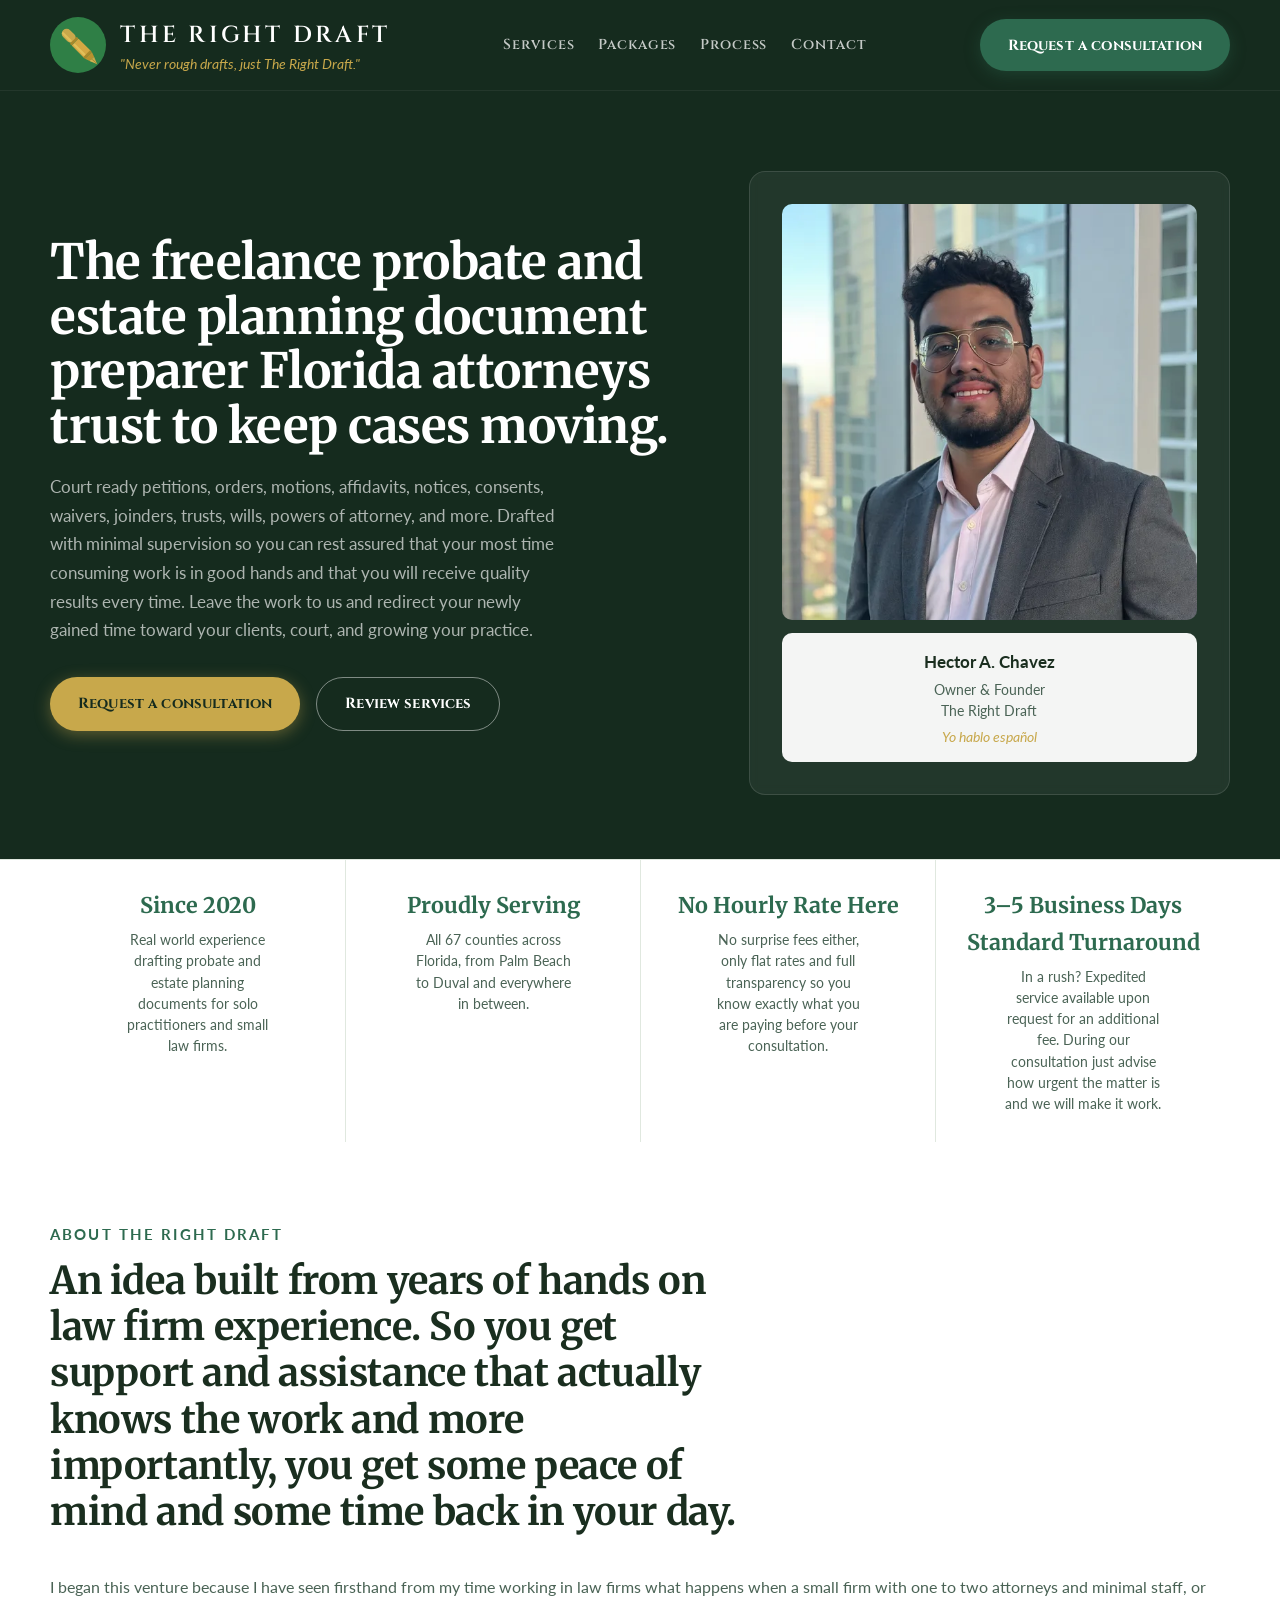
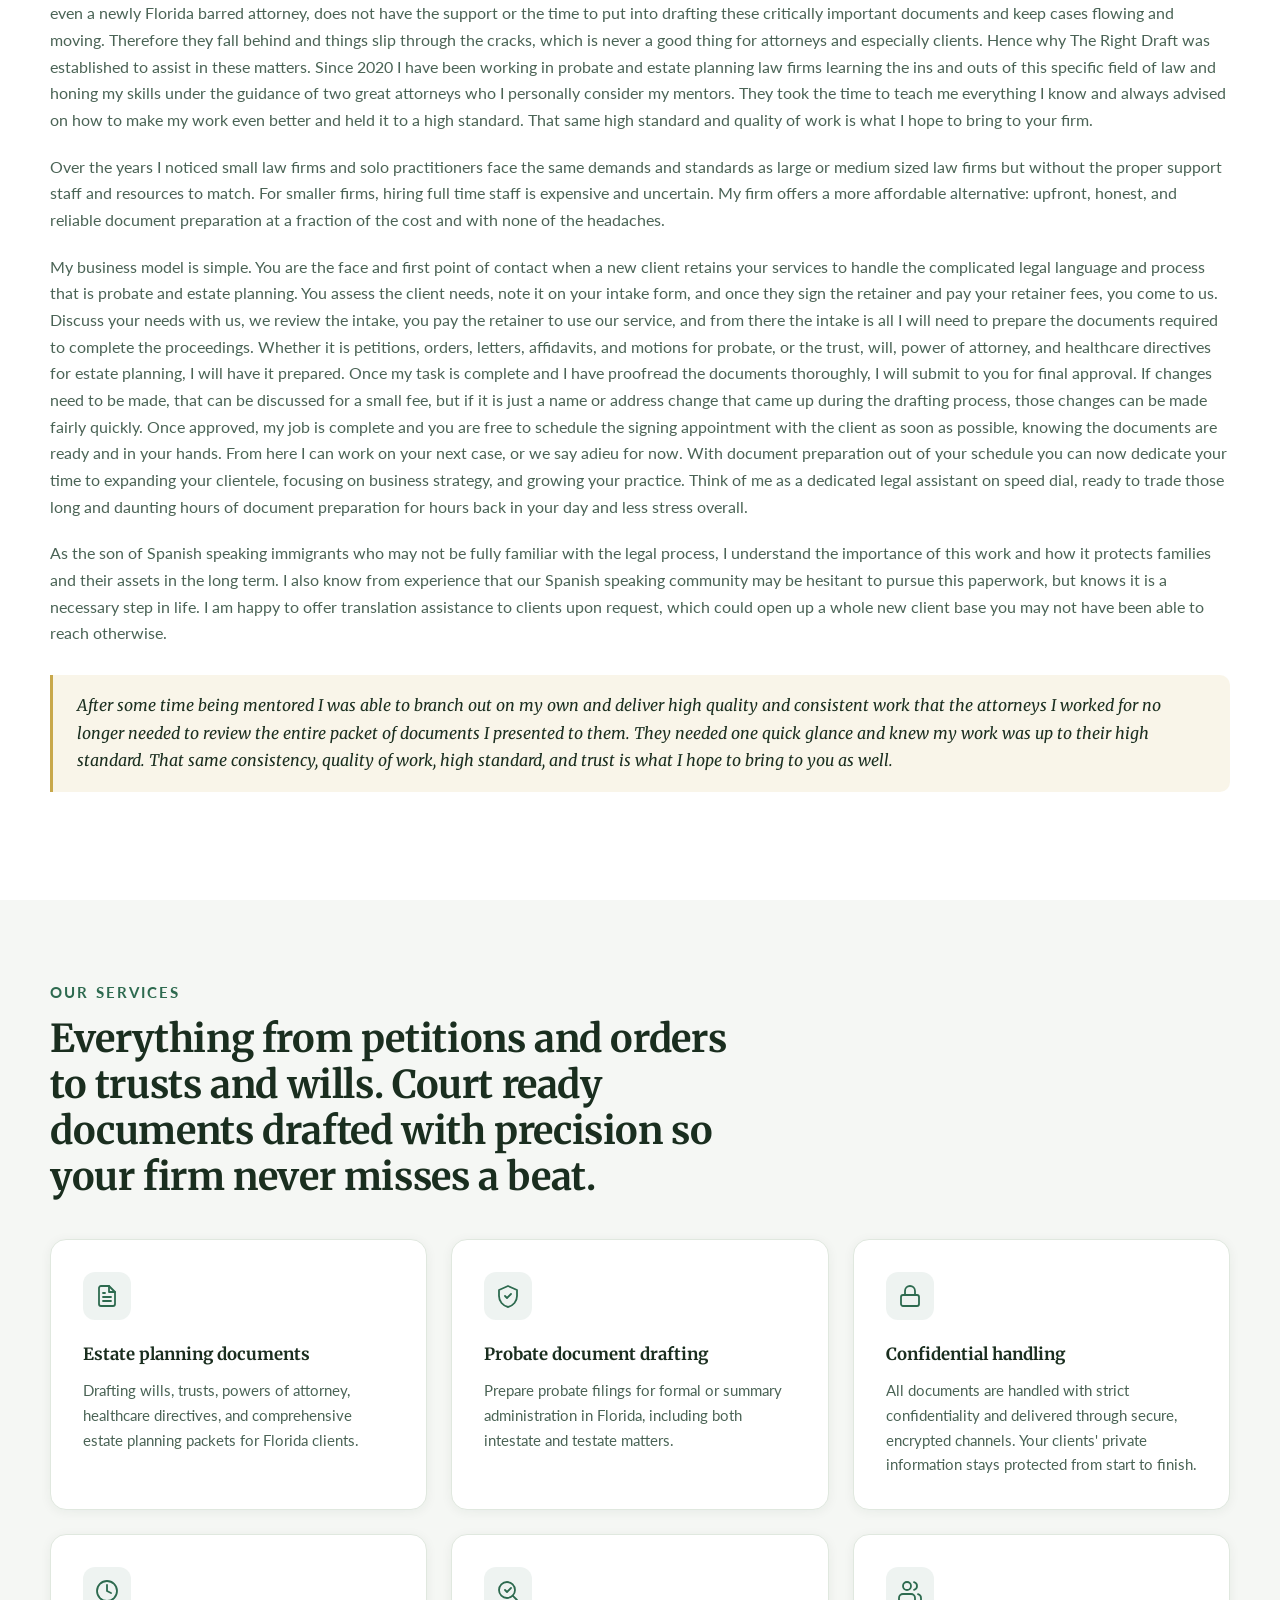
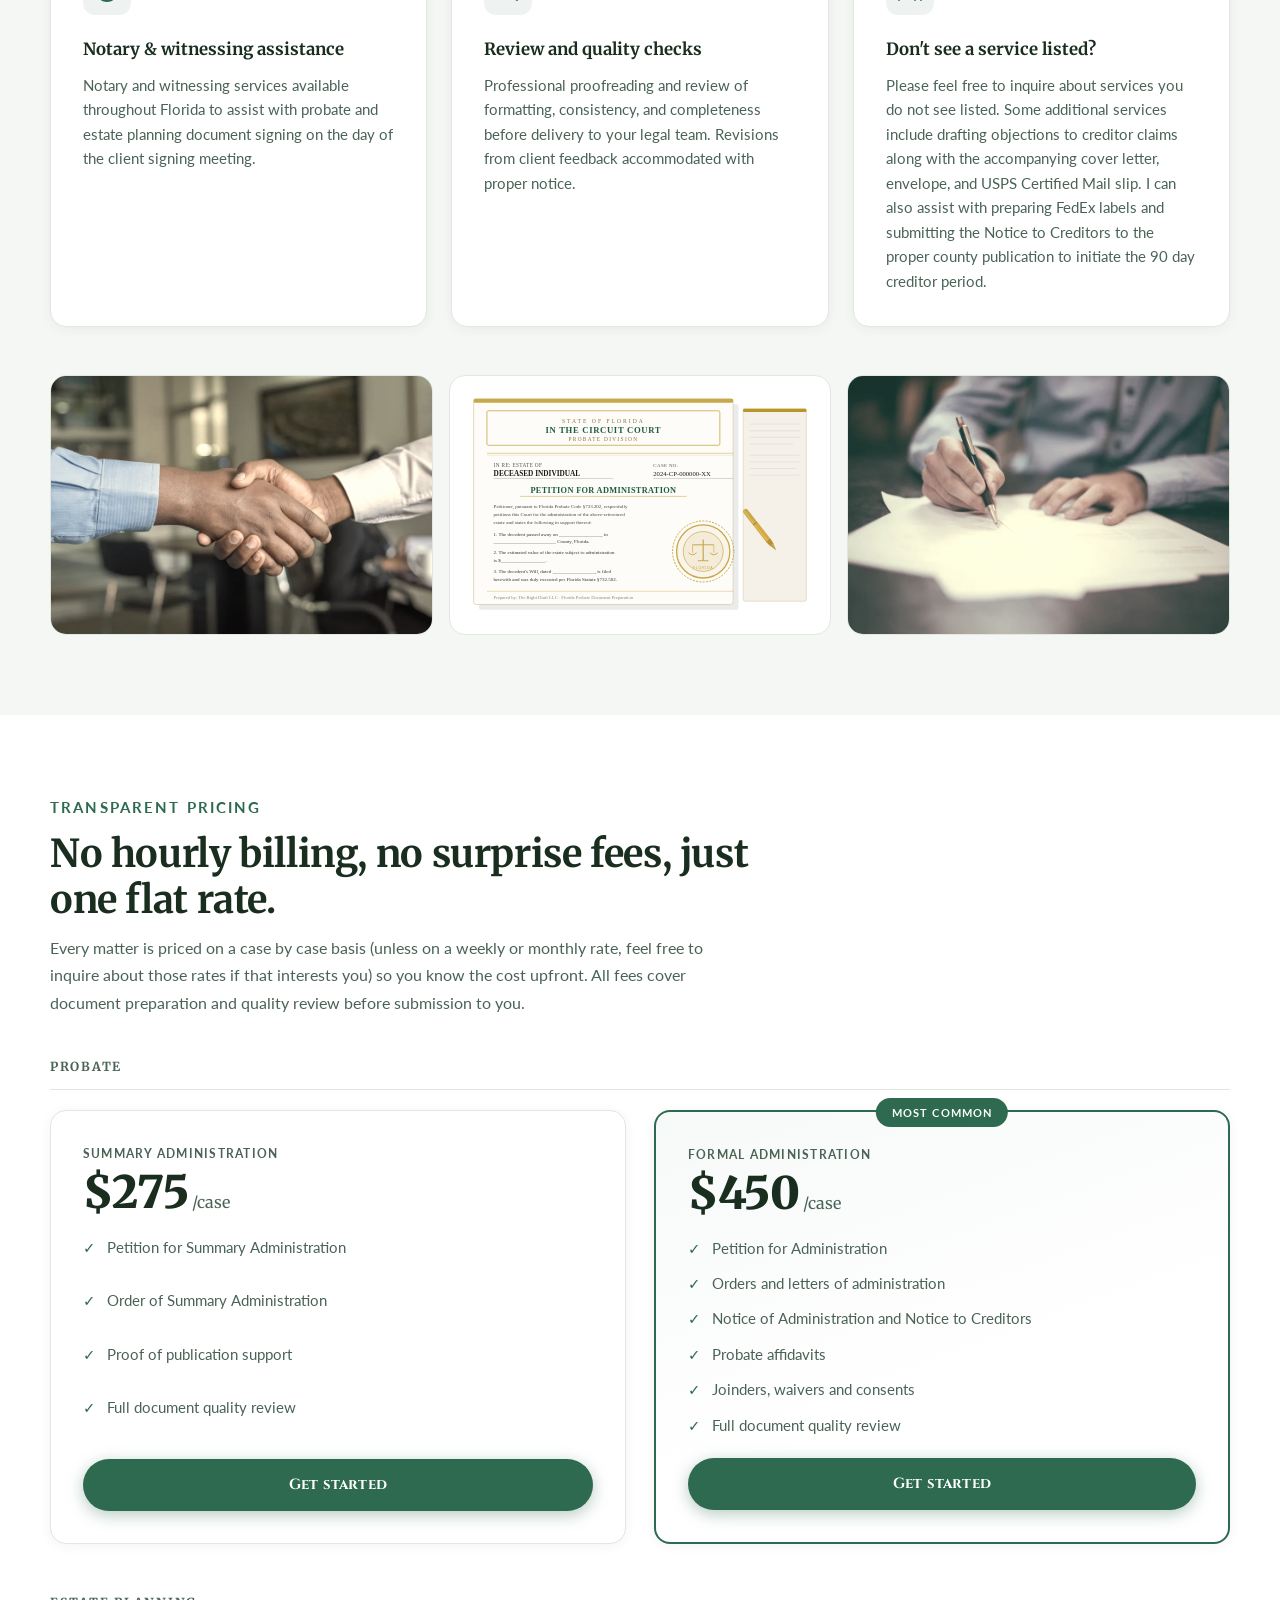
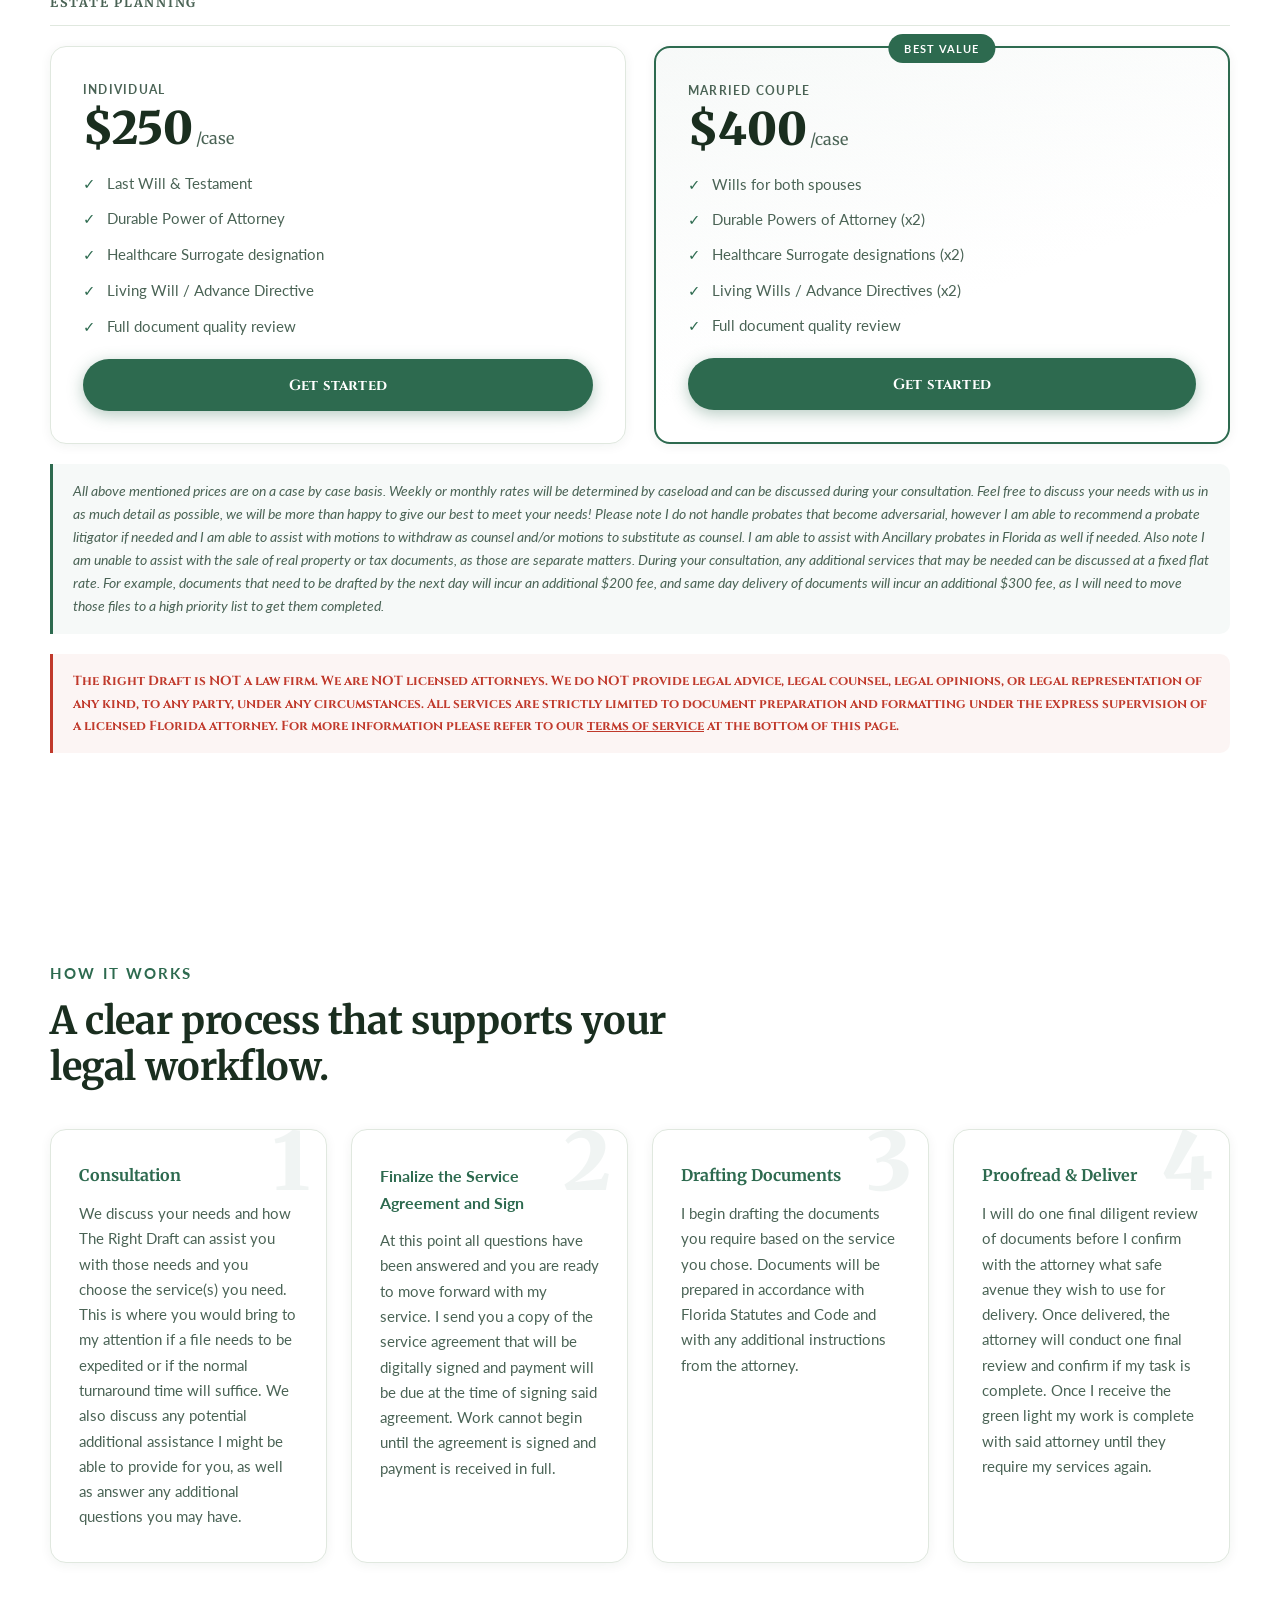
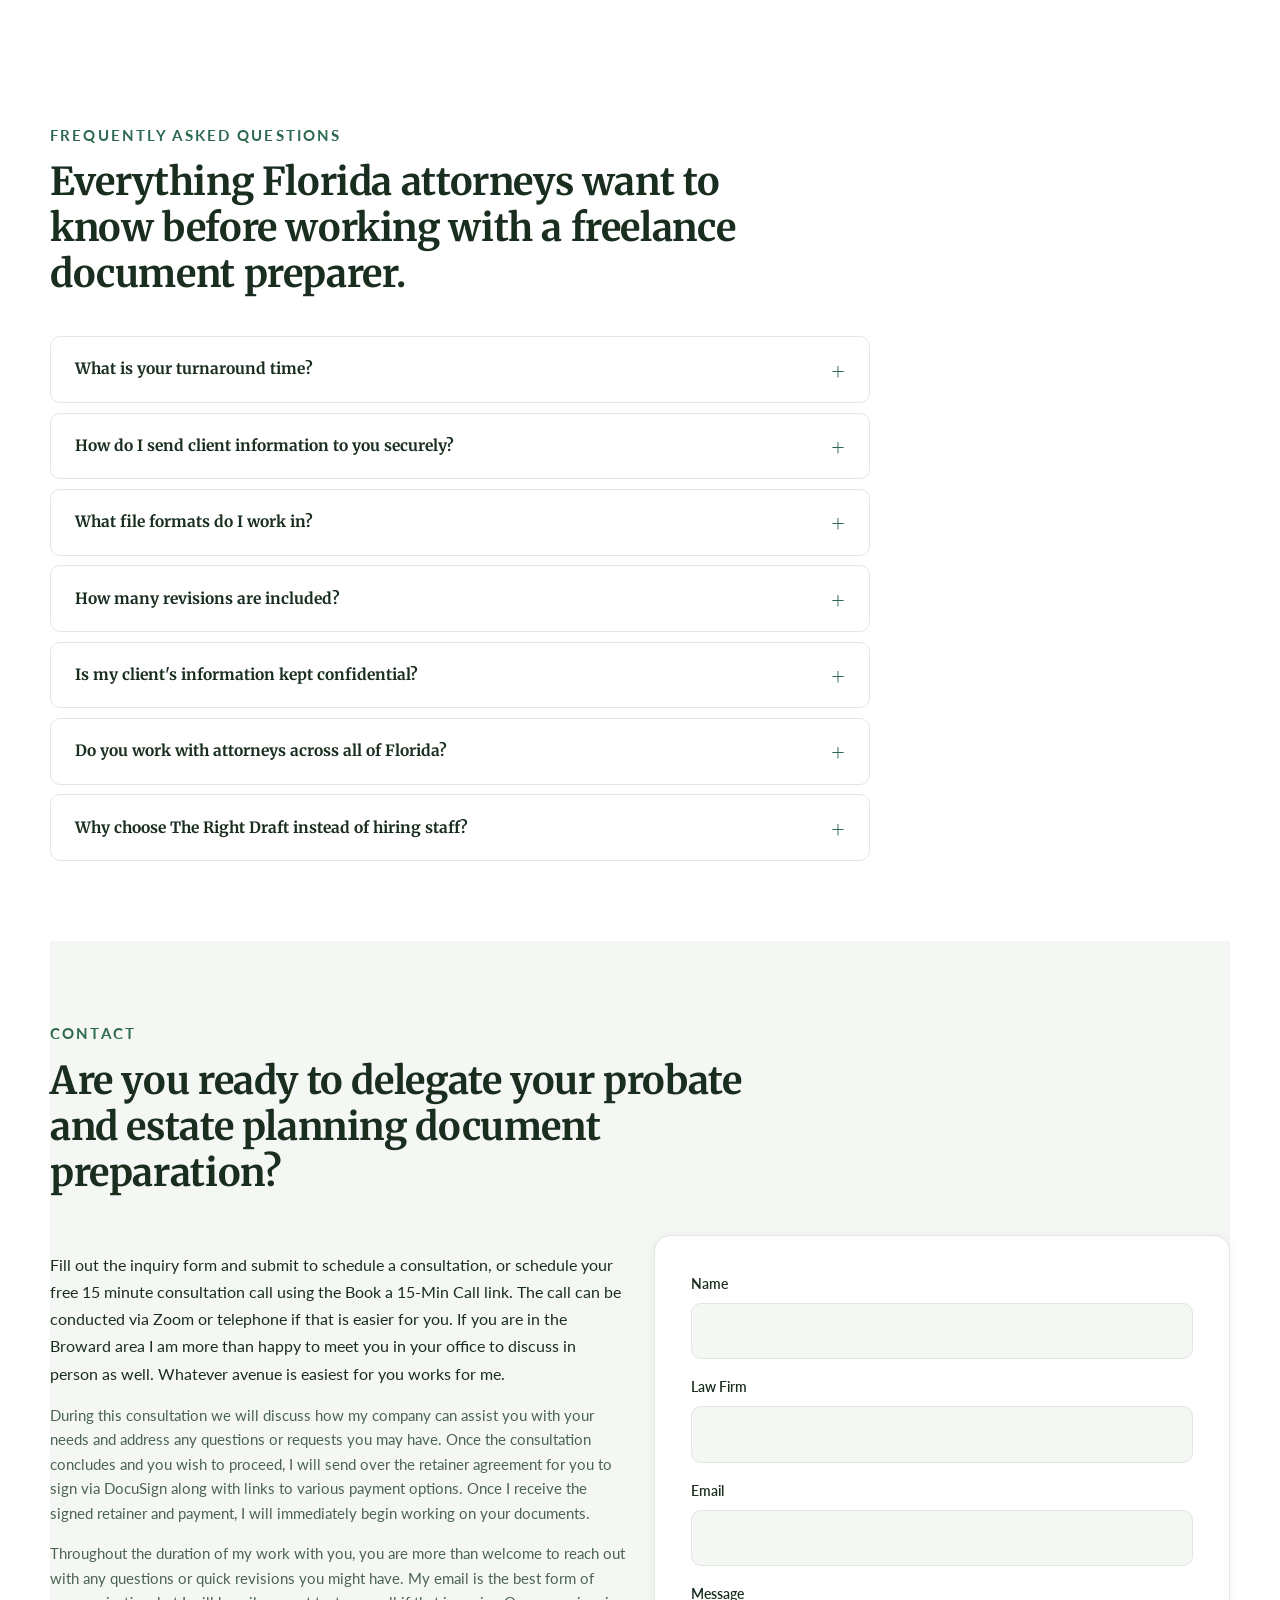
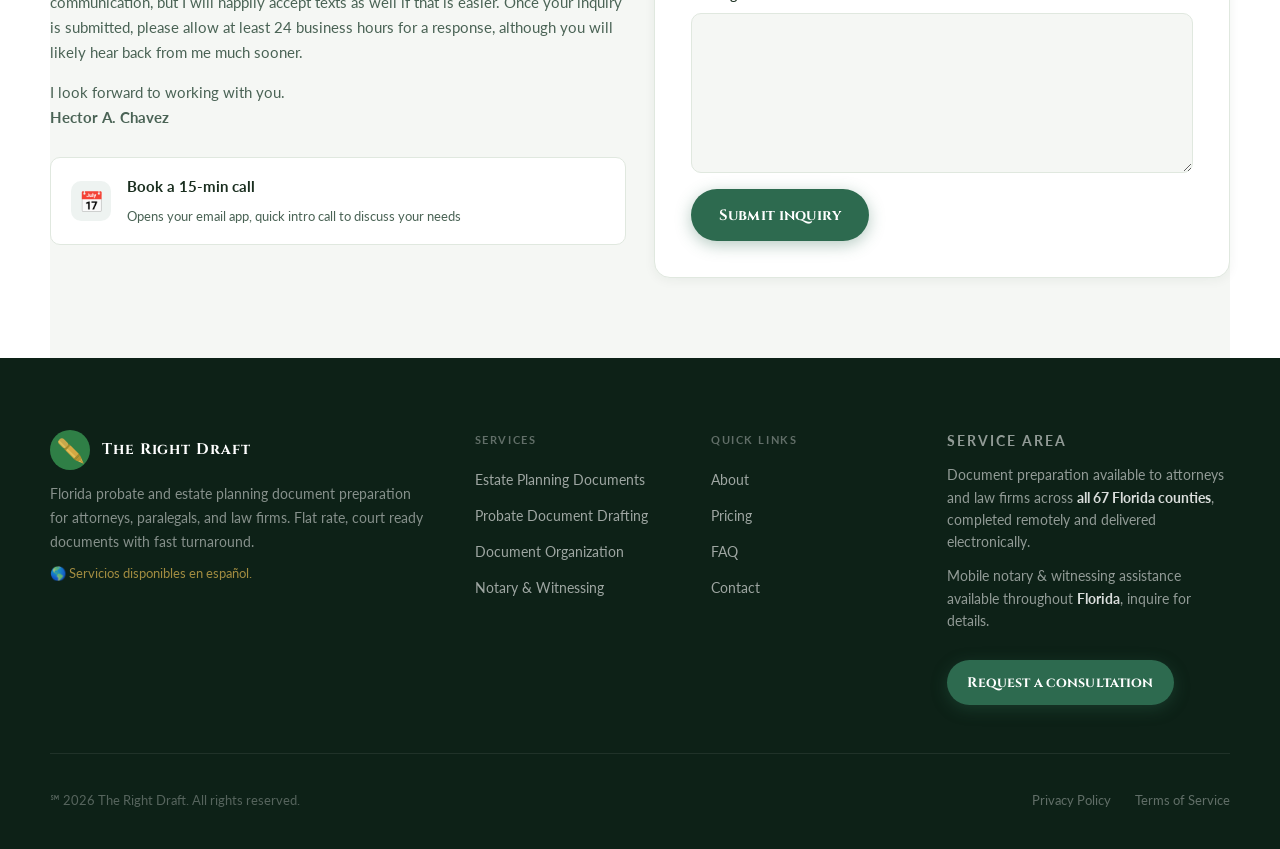
<file: public/index.html>
<!DOCTYPE html>
<html lang="en">
<head>
  <meta charset="UTF-8" />
  <meta name="viewport" content="width=device-width, initial-scale=1.0" />
  <title>The Right Draft | Freelance Probate & Estate Planning Document Preparation for Florida Attorneys</title>
  <meta name="description" content="Freelance legal document preparation for Florida probate and estate planning attorneys, paralegals, and law firms. Court-ready summary administration, formal administration, wills, trusts, and powers of attorney. Flat-rate pricing. Serving all of Florida — bilingual support available." />
  <meta name="keywords" content="freelance legal document preparation Florida, probate document preparer Florida attorney, estate planning document preparation attorney support, summary administration document preparation Florida, formal administration documents Florida, probate paralegal support Broward County, estate planning document drafter Palm Beach County, legal document preparation for law firms Florida, bilingual probate document preparation Florida, court ready probate documents Florida, freelance paralegal document support Florida, will drafting support attorney Florida" />
  <meta name="theme-color" content="#2f7f46" />
  <meta name="robots" content="index, follow" />
  <link rel="canonical" href="https://therightdraftllc.com/" />
  <link rel="sitemap" type="application/xml" href="/sitemap.xml" />
  <link rel="icon" type="image/svg+xml" href="favicon.svg" />
  <link rel="apple-touch-icon" href="images/apple-touch-icon.png" />
  <meta property="og:title" content="The Right Draft | Freelance Probate & Estate Planning Document Preparation for Florida Attorneys" />
  <meta property="og:description" content="Freelance legal document preparation for Florida probate and estate planning attorneys and law firms. Court-ready documents, flat-rate pricing, fast turnaround. Bilingual support available." />
  <meta property="og:type" content="website" />
  <meta property="og:url" content="https://therightdraftllc.com/" />
  <meta property="og:image" content="https://therightdraftllc.com/og-image.png?v=2" />
  <meta property="og:image:type" content="image/png" />
  <meta property="og:image:width" content="1200" />
  <meta property="og:image:height" content="630" />
  <meta name="twitter:card" content="summary_large_image" />
  <meta name="twitter:title" content="The Right Draft | Freelance Probate & Estate Planning Document Preparation for Florida Attorneys" />
  <meta name="twitter:description" content="Freelance legal document preparation for Florida probate and estate planning attorneys and law firms. Court-ready documents, flat-rate pricing, fast turnaround." />
  <meta name="twitter:image" content="https://therightdraftllc.com/og-image.png" />
  <link href="https://fonts.googleapis.com/css2?family=Cinzel:wght@400;600;700&family=Lato:wght@400;700;900&family=Merriweather:wght@400;700;900&display=swap" rel="stylesheet">
  <link rel="stylesheet" href="styles.css" />
  <!-- Google Analytics GA4 -->
  <script async src="https://www.googletagmanager.com/gtag/js?id=G-16GF5QHJJG"></script>
  <script>
    window.dataLayer = window.dataLayer || [];
    function gtag(){dataLayer.push(arguments);}
    gtag('js', new Date());
    gtag('config', 'G-16GF5QHJJG');
  </script>
  <script defer data-domain="therightdraftllc.com" src="https://plausible.io/js/script.js"></script>

  <!-- Schema.org structured data: LocalBusiness + LegalService -->
  <script type="application/ld+json">
  [
    {
      "@context": "https://schema.org",
      "@type": ["LegalService", "ProfessionalService"],
      "@id": "https://therightdraftllc.com/#business",
      "name": "The Right Draft",
      "alternateName": "The Right Draft LLC",
      "description": "Freelance legal document preparation service for Florida probate and estate planning attorneys, paralegals, and law firms. Court-ready petitions, orders, wills, trusts, powers of attorney, and estate planning documents prepared at attorney direction. Flat-rate pricing, fast turnaround, bilingual support in English and Spanish.",
      "url": "https://therightdraftllc.com",
      "logo": {
        "@type": "ImageObject",
        "url": "https://therightdraftllc.com/images/logo.svg",
        "width": 192,
        "height": 192
      },
      "image": "https://therightdraftllc.com/og-image.png",
      "founder": {
        "@type": "Person",
        "name": "Hector A. Chavez",
        "jobTitle": "Owner & Founder",
        "knowsLanguage": ["en", "es"],
        "worksFor": { "@id": "https://therightdraftllc.com/#business" }
      },
      "foundingDate": "2020",
      "address": {
        "@type": "PostalAddress",
        "addressRegion": "FL",
        "addressCountry": "US"
      },
      "areaServed": [
        { "@type": "State", "name": "Florida" },
        { "@type": "County", "name": "Miami-Dade County", "containedInPlace": { "@type": "State", "name": "Florida" } },
        { "@type": "County", "name": "Broward County", "containedInPlace": { "@type": "State", "name": "Florida" } },
        { "@type": "County", "name": "Palm Beach County", "containedInPlace": { "@type": "State", "name": "Florida" } },
        { "@type": "County", "name": "Hillsborough County", "containedInPlace": { "@type": "State", "name": "Florida" } },
        { "@type": "County", "name": "Orange County", "containedInPlace": { "@type": "State", "name": "Florida" } },
        { "@type": "County", "name": "Pinellas County", "containedInPlace": { "@type": "State", "name": "Florida" } },
        { "@type": "County", "name": "Duval County", "containedInPlace": { "@type": "State", "name": "Florida" } },
        { "@type": "County", "name": "Lee County", "containedInPlace": { "@type": "State", "name": "Florida" } },
        { "@type": "County", "name": "Polk County", "containedInPlace": { "@type": "State", "name": "Florida" } },
        { "@type": "County", "name": "Sarasota County", "containedInPlace": { "@type": "State", "name": "Florida" } },
        { "@type": "County", "name": "Collier County", "containedInPlace": { "@type": "State", "name": "Florida" } },
        { "@type": "County", "name": "Volusia County", "containedInPlace": { "@type": "State", "name": "Florida" } },
        { "@type": "County", "name": "Seminole County", "containedInPlace": { "@type": "State", "name": "Florida" } },
        { "@type": "County", "name": "Pasco County", "containedInPlace": { "@type": "State", "name": "Florida" } },
        { "@type": "County", "name": "Brevard County", "containedInPlace": { "@type": "State", "name": "Florida" } },
        { "@type": "County", "name": "Escambia County", "containedInPlace": { "@type": "State", "name": "Florida" } },
        { "@type": "County", "name": "Leon County", "containedInPlace": { "@type": "State", "name": "Florida" } },
        { "@type": "County", "name": "Alachua County", "containedInPlace": { "@type": "State", "name": "Florida" } },
        { "@type": "County", "name": "Marion County", "containedInPlace": { "@type": "State", "name": "Florida" } },
        { "@type": "County", "name": "St. Lucie County", "containedInPlace": { "@type": "State", "name": "Florida" } },
        { "@type": "County", "name": "Manatee County", "containedInPlace": { "@type": "State", "name": "Florida" } },
        { "@type": "County", "name": "Monroe County", "containedInPlace": { "@type": "State", "name": "Florida" } }
      ],
      "knowsLanguage": ["en", "es"],
      "priceRange": "$300 - $900",
      "currenciesAccepted": "USD",
      "paymentAccepted": "Invoice",
      "contactPoint": {
        "@type": "ContactPoint",
        "contactType": "customer service",
        "email": "hector@therightdraftllc.com",
        "url": "https://therightdraftllc.com/#contact",
        "availableLanguage": ["English", "Spanish"]
      },
      "hasOfferCatalog": {
        "@type": "OfferCatalog",
        "name": "Florida Probate & Estate Planning Document Preparation Services",
        "itemListElement": [
          {
            "@type": "Offer",
            "itemOffered": {
              "@type": "Service",
              "name": "Summary Administration Document Preparation",
              "description": "Complete Florida probate summary administration document package including petition, order, and all required filings, prepared at attorney direction.",
              "provider": { "@id": "https://therightdraftllc.com/#business" }
            },
            "price": "275",
            "priceCurrency": "USD",
            "eligibleRegion": { "@type": "State", "name": "Florida" }
          },
          {
            "@type": "Offer",
            "itemOffered": {
              "@type": "Service",
              "name": "Formal Administration Document Preparation",
              "description": "Full Florida formal probate administration document package including petitions, letters of administration, inventories, accountings, and required court filings, prepared at attorney direction.",
              "provider": { "@id": "https://therightdraftllc.com/#business" }
            },
            "price": "450",
            "priceCurrency": "USD",
            "eligibleRegion": { "@type": "State", "name": "Florida" }
          },
          {
            "@type": "Offer",
            "itemOffered": {
              "@type": "Service",
              "name": "Complex Formal Administration Document Preparation",
              "description": "Expanded Florida formal probate administration document package for complex multi-asset or multi-beneficiary estates, prepared at attorney direction.",
              "provider": { "@id": "https://therightdraftllc.com/#business" }
            },
            "price": "900",
            "priceCurrency": "USD",
            "eligibleRegion": { "@type": "State", "name": "Florida" }
          },
          {
            "@type": "Offer",
            "itemOffered": {
              "@type": "Service",
              "name": "Individual Estate Planning Document Package",
              "description": "Will, durable power of attorney, healthcare surrogate designation, and living will for one individual, prepared at attorney direction.",
              "provider": { "@id": "https://therightdraftllc.com/#business" }
            },
            "price": "300",
            "priceCurrency": "USD",
            "eligibleRegion": { "@type": "State", "name": "Florida" }
          },
          {
            "@type": "Offer",
            "itemOffered": {
              "@type": "Service",
              "name": "Married Couple Estate Planning Document Package",
              "description": "Complete estate planning document set for married couples including wills, powers of attorney, healthcare surrogates, and living wills for both spouses, prepared at attorney direction.",
              "provider": { "@id": "https://therightdraftllc.com/#business" }
            },
            "price": "550",
            "priceCurrency": "USD",
            "eligibleRegion": { "@type": "State", "name": "Florida" }
          },
          {
            "@type": "Offer",
            "itemOffered": {
              "@type": "Service",
              "name": "Ancillary Probate Document Preparation",
              "description": "Florida ancillary probate document preparation for out-of-state decedents with Florida assets, prepared at attorney direction.",
              "provider": { "@id": "https://therightdraftllc.com/#business" }
            },
            "eligibleRegion": { "@type": "State", "name": "Florida" }
          },
          {
            "@type": "Offer",
            "itemOffered": {
              "@type": "Service",
              "name": "Mobile Notary & Witnessing Assistance",
              "description": "Mobile notary and document witnessing services for probate and estate planning signings throughout Florida.",
              "provider": { "@id": "https://therightdraftllc.com/#business" }
            },
            "eligibleRegion": { "@type": "State", "name": "Florida" }
          }
        ]
      }
    },
    {
      "@context": "https://schema.org",
      "@type": "WebSite",
      "@id": "https://therightdraftllc.com/#website",
      "url": "https://therightdraftllc.com",
      "name": "The Right Draft",
      "description": "Freelance legal document preparation for Florida probate and estate planning attorneys and law firms.",
      "publisher": { "@id": "https://therightdraftllc.com/#business" },
      "inLanguage": ["en", "es"]
    },
    {
      "@context": "https://schema.org",
      "@type": "FAQPage",
      "mainEntity": [
        {
          "@type": "Question",
          "name": "What is The Right Draft?",
          "acceptedAnswer": {
            "@type": "Answer",
            "text": "The Right Draft is a freelance legal document preparation service for Florida probate and estate planning attorneys, paralegals, and law firms. We prepare court-ready documents at attorney direction — we are not a law firm and do not provide legal advice."
          }
        },
        {
          "@type": "Question",
          "name": "What Florida probate documents does The Right Draft prepare?",
          "acceptedAnswer": {
            "@type": "Answer",
            "text": "The Right Draft prepares petitions, orders, letters of administration, inventories, affidavits, notices, joinders, waivers, and consents for both summary administration and formal administration matters in Florida, all at attorney direction."
          }
        },
        {
          "@type": "Question",
          "name": "Does The Right Draft serve attorneys throughout Florida?",
          "acceptedAnswer": {
            "@type": "Answer",
            "text": "Yes. Document preparation services are available statewide across Florida. Mobile notary and witnessing assistance is also available throughout Florida."
          }
        },
        {
          "@type": "Question",
          "name": "Is bilingual document preparation available?",
          "acceptedAnswer": {
            "@type": "Answer",
            "text": "Yes. The Right Draft offers bilingual document support in English and Spanish upon request."
          }
        },
        {
          "@type": "Question",
          "name": "How much does probate document preparation cost?",
          "acceptedAnswer": {
            "@type": "Answer",
            "text": "Flat-rate pricing starts at $275 for summary administration, $450 for formal administration, and $900 for complex formal administration. Estate planning packages start at $250 for an individual and $400 for a married couple. All fees are discussed upfront before any work begins."
          }
        }
      ]
    }
  ]
  </script>
</head>
<body>
  <header class="site-header">
    <div class="container header-inner">
      <div class="brand">
        <a href="/"><img src="images/logo.svg" alt="The Right Draft LLC" class="logo-mark" width="68" height="68" /></a>
        <div>
          <p class="eyebrow brand-name">The Right Draft</p>
          <h1>"Never rough drafts, just The Right Draft."</h1>
        </div>
      </div>
      <nav class="site-nav" id="site-nav" aria-label="Primary navigation">
        <a href="#services">Services</a>
        <a href="#packages">Packages</a>
        <a href="#process">Process</a>
        <a href="#contact">Contact</a>
        <a href="#contact" class="button button-primary nav-cta-mobile">Request a consultation</a>
      </nav>
      <div class="header-right">
        <a href="#contact" class="button button-primary header-cta">Request a consultation</a>
        <button class="hamburger" id="hamburger" aria-label="Toggle navigation" aria-expanded="false" aria-controls="site-nav">
          <span></span>
          <span></span>
          <span></span>
        </button>
      </div>
    </div>
  </header>

  <main>
    <section class="hero-section">
      <div class="container hero-inner">
        <div class="hero-copy">
          <h2>The freelance probate and estate planning document preparer Florida attorneys trust to keep cases moving.</h2>
          <p>Court ready petitions, orders, motions, affidavits, notices, consents, waivers, joinders, trusts, wills, powers of attorney, and more. Drafted with minimal supervision so you can rest assured that your most time consuming work is in good hands and that you will receive quality results every time. Leave the work to us and redirect your newly gained time toward your clients, court, and growing your practice.</p>
          <div class="hero-actions">
            <a href="#contact" class="button button-primary-gold">Request a consultation</a>
            <a href="#services" class="button button-ghost">Review services</a>
          </div>
        </div>
        <div class="hero-image">
          <div class="hero-panel">
            <picture>
              <source srcset="images/hector-chavez.webp" type="image/webp" />
              <img src="images/hector-chavez.png" alt="Hector A. Chavez, Owner &amp; Founder of The Right Draft LLC" loading="eager" class="hero-founder-photo" />
            </picture>
            <div class="hero-founder-card">
              <strong>Hector A. Chavez</strong>
              <span>Owner &amp; Founder<br>The Right Draft</span>
              <span class="espanol">Yo hablo español</span>
            </div>
          </div>
        </div>
      </div>
      <div class="hero-stats">
        <div class="container hero-stats-grid">
          <div class="hero-stat">
            <span class="hs-val">Since 2020</span>
            <span class="hs-label">Real world experience drafting probate and estate planning documents for solo practitioners and small law firms.</span>
          </div>
          <div class="hero-stat">
            <span class="hs-val">Proudly Serving</span>
            <span class="hs-label">All 67 counties across Florida, from Palm Beach to Duval and everywhere in between.</span>
          </div>
          <div class="hero-stat">
            <span class="hs-val">No Hourly Rate Here</span>
            <span class="hs-label">No surprise fees either, only flat rates and full transparency so you know exactly what you are paying before your consultation.</span>
          </div>
          <div class="hero-stat">
            <span class="hs-val">3–5 Business Days Standard Turnaround</span>
            <span class="hs-label">In a rush? Expedited service available upon request for an additional fee. During our consultation just advise how urgent the matter is and we will make it work.</span>
          </div>
        </div>
      </div>
    </section>

    <section class="section container" id="about">
      <div class="section-heading">
        <p class="eyebrow">About The Right Draft</p>
        <h2>An idea built from years of hands on law firm experience. So you get support and assistance that actually knows the work and more importantly, you get some peace of mind and some time back in your day.</h2>
      </div>
      <div class="founder-layout founder-bio-only">

        <div class="founder-bio">
          <p>I began this venture because I have seen firsthand from my time working in law firms what happens when a small firm with one to two attorneys and minimal staff, or even a newly Florida barred attorney, does not have the support or the time to put into drafting these critically important documents and keep cases flowing and moving. Therefore they fall behind and things slip through the cracks, which is never a good thing for attorneys and especially clients. Hence why The Right Draft was established to assist in these matters. Since 2020 I have been working in probate and estate planning law firms learning the ins and outs of this specific field of law and honing my skills under the guidance of two great attorneys who I personally consider my mentors. They took the time to teach me everything I know and always advised on how to make my work even better and held it to a high standard. That same high standard and quality of work is what I hope to bring to your firm.</p>

          <p>Over the years I noticed small law firms and solo practitioners face the same demands and standards as large or medium sized law firms but without the proper support staff and resources to match. For smaller firms, hiring full time staff is expensive and uncertain. My firm offers a more affordable alternative: upfront, honest, and reliable document preparation at a fraction of the cost and with none of the headaches.</p>

          <p>My business model is simple. You are the face and first point of contact when a new client retains your services to handle the complicated legal language and process that is probate and estate planning. You assess the client needs, note it on your intake form, and once they sign the retainer and pay your retainer fees, you come to us. Discuss your needs with us, we review the intake, you pay the retainer to use our service, and from there the intake is all I will need to prepare the documents required to complete the proceedings. Whether it is petitions, orders, letters, affidavits, and motions for probate, or the trust, will, power of attorney, and healthcare directives for estate planning, I will have it prepared. Once my task is complete and I have proofread the documents thoroughly, I will submit to you for final approval. If changes need to be made, that can be discussed for a small fee, but if it is just a name or address change that came up during the drafting process, those changes can be made fairly quickly. Once approved, my job is complete and you are free to schedule the signing appointment with the client as soon as possible, knowing the documents are ready and in your hands. From here I can work on your next case, or we say adieu for now. With document preparation out of your schedule you can now dedicate your time to expanding your clientele, focusing on business strategy, and growing your practice. Think of me as a dedicated legal assistant on speed dial, ready to trade those long and daunting hours of document preparation for hours back in your day and less stress overall.</p>

          <p>As the son of Spanish speaking immigrants who may not be fully familiar with the legal process, I understand the importance of this work and how it protects families and their assets in the long term. I also know from experience that our Spanish speaking community may be hesitant to pursue this paperwork, but knows it is a necessary step in life. I am happy to offer translation assistance to clients upon request, which could open up a whole new client base you may not have been able to reach otherwise.</p>

          <blockquote class="founder-quote">
            <p>After some time being mentored I was able to branch out on my own and deliver high quality and consistent work that the attorneys I worked for no longer needed to review the entire packet of documents I presented to them. They needed one quick glance and knew my work was up to their high standard. That same consistency, quality of work, high standard, and trust is what I hope to bring to you as well.</p>
          </blockquote>

        </div>

      </div>
    </section>

    <section class="section section-alt" id="services"><div class="container">
      <div class="section-heading">
        <p class="eyebrow">Our services</p>
        <h2>Everything from petitions and orders to trusts and wills. Court ready documents drafted with precision so your firm never misses a beat.</h2>
      </div>
      <div class="service-grid">
        <article class="service-card">
          <div class="service-icon">
            <svg viewBox="0 0 24 24" fill="none" stroke="currentColor" stroke-width="1.8" stroke-linecap="round" stroke-linejoin="round"><path d="M14 2H6a2 2 0 0 0-2 2v16a2 2 0 0 0 2 2h12a2 2 0 0 0 2-2V8z"/><polyline points="14 2 14 8 20 8"/><line x1="16" y1="13" x2="8" y2="13"/><line x1="16" y1="17" x2="8" y2="17"/><polyline points="10 9 9 9 8 9"/></svg>
          </div>
          <h3>Estate planning documents</h3>
          <p>Drafting wills, trusts, powers of attorney, healthcare directives, and comprehensive estate planning packets for Florida clients.</p>
        </article>
        <article class="service-card">
          <div class="service-icon">
            <svg viewBox="0 0 24 24" fill="none" stroke="currentColor" stroke-width="1.8" stroke-linecap="round" stroke-linejoin="round"><path d="M3 6l9-4 9 4v6c0 5.25-3.75 9.74-9 11-5.25-1.26-9-5.75-9-11V6z"/><polyline points="9 12 11 14 15 10"/></svg>
          </div>
          <h3>Probate document drafting</h3>
          <p>Prepare probate filings for formal or summary administration in Florida, including both intestate and testate matters.</p>
        </article>
        <article class="service-card">
          <div class="service-icon">
            <svg viewBox="0 0 24 24" fill="none" stroke="currentColor" stroke-width="1.8" stroke-linecap="round" stroke-linejoin="round"><rect x="3" y="11" width="18" height="11" rx="2" ry="2"/><path d="M7 11V7a5 5 0 0 1 10 0v4"/></svg>
          </div>
          <h3>Confidential handling</h3>
          <p>All documents are handled with strict confidentiality and delivered through secure, encrypted channels. Your clients' private information stays protected from start to finish.</p>
        </article>
        <article class="service-card">
          <div class="service-icon">
            <svg viewBox="0 0 24 24" fill="none" stroke="currentColor" stroke-width="1.8" stroke-linecap="round" stroke-linejoin="round"><circle cx="12" cy="12" r="10"/><polyline points="12 6 12 12 16 14"/><line x1="2" y1="2" x2="22" y2="22" style="display:none"/></svg>
          </div>
          <h3>Notary &amp; witnessing assistance</h3>
          <p>Notary and witnessing services available throughout Florida to assist with probate and estate planning document signing on the day of the client signing meeting.</p>
        </article>
        <article class="service-card">
          <div class="service-icon">
            <svg viewBox="0 0 24 24" fill="none" stroke="currentColor" stroke-width="1.8" stroke-linecap="round" stroke-linejoin="round"><circle cx="11" cy="11" r="8"/><line x1="21" y1="21" x2="16.65" y2="16.65"/><polyline points="9 11 11 13 15 9"/></svg>
          </div>
          <h3>Review and quality checks</h3>
          <p>Professional proofreading and review of formatting, consistency, and completeness before delivery to your legal team. Revisions from client feedback accommodated with proper notice.</p>
        </article>
        <article class="service-card">
          <div class="service-icon">
            <svg viewBox="0 0 24 24" fill="none" stroke="currentColor" stroke-width="1.8" stroke-linecap="round" stroke-linejoin="round"><path d="M17 21v-2a4 4 0 0 0-4-4H5a4 4 0 0 0-4 4v2"/><circle cx="9" cy="7" r="4"/><path d="M23 21v-2a4 4 0 0 0-3-3.87"/><path d="M16 3.13a4 4 0 0 1 0 7.75"/></svg>
          </div>
          <h3>Don't see a service listed?</h3>
          <p>Please feel free to inquire about services you do not see listed. Some additional services include drafting objections to creditor claims along with the accompanying cover letter, envelope, and USPS Certified Mail slip. I can also assist with preparing FedEx labels and submitting the Notice to Creditors to the proper county publication to initiate the 90 day creditor period.</p>
        </article>
      </div>

      <!-- Services photo banner -->
      <div class="section-photo-banner">
        <picture>
          <source srcset="images/office-work.webp" type="image/webp" />
          <img src="images/office-work.jpg" alt="Two professionals shaking hands" loading="lazy" />
        </picture>
        <picture>
          <img src="images/probate-document.svg" alt="Florida probate petition document with scales of justice seal" loading="lazy" />
        </picture>
        <picture>
          <source srcset="images/document-review.webp" type="image/webp" />
          <img src="images/document-review.jpg" alt="Attorney signing estate planning documents at a desk" loading="lazy" />
        </picture>
      </div>

    </div></section>

    <section class="section container packages" id="packages">
      <div class="section-heading">
        <p class="eyebrow">Transparent pricing</p>
        <h2>No hourly billing, no surprise fees, just one flat rate.</h2>
        <p class="section-subhead">Every matter is priced on a case by case basis (unless on a weekly or monthly rate, feel free to inquire about those rates if that interests you) so you know the cost upfront. All fees cover document preparation and quality review before submission to you.</p>
      </div>

      <!-- Probate -->
      <div class="pricing-group">
        <h3 class="pricing-group-label">Probate</h3>
        <div class="grid two-column pricing-grid">
          <article class="pricing-card">
            <div class="pricing-header">
              <span class="pricing-type">Summary Administration</span>
              <div class="pricing-amount">$275<span>/case</span></div>
            </div>
            <ul class="pricing-features">
              <li>Petition for Summary Administration</li>
              <li>Order of Summary Administration</li>
              <li>Proof of publication support</li>
              <li>Full document quality review</li>
            </ul>
            <a href="#contact" class="button button-primary pricing-cta">Get started</a>
          </article>

          <article class="pricing-card pricing-card--featured">
            <div class="pricing-badge">Most common</div>
            <div class="pricing-header">
              <span class="pricing-type">Formal Administration</span>
              <div class="pricing-amount">$450<span>/case</span></div>
            </div>
            <ul class="pricing-features">
              <li>Petition for Administration</li>
              <li>Orders and letters of administration</li>
              <li>Notice of Administration and Notice to Creditors</li>
              <li>Probate affidavits</li>
              <li>Joinders, waivers and consents</li>
              <li>Full document quality review</li>
            </ul>
            <a href="#contact" class="button button-primary pricing-cta">Get started</a>
          </article>
        </div>

      </div>

      <!-- Estate Planning -->
      <div class="pricing-group">
        <h3 class="pricing-group-label">Estate Planning</h3>
        <div class="grid two-column pricing-grid">
          <article class="pricing-card">
            <div class="pricing-header">
              <span class="pricing-type">Individual</span>
              <div class="pricing-amount">$250<span>/case</span></div>
            </div>
            <ul class="pricing-features">
              <li>Last Will &amp; Testament</li>
              <li>Durable Power of Attorney</li>
              <li>Healthcare Surrogate designation</li>
              <li>Living Will / Advance Directive</li>
              <li>Full document quality review</li>
            </ul>
            <a href="#contact" class="button button-primary pricing-cta">Get started</a>
          </article>

          <article class="pricing-card pricing-card--featured">
            <div class="pricing-badge">Best value</div>
            <div class="pricing-header">
              <span class="pricing-type">Married Couple</span>
              <div class="pricing-amount">$400<span>/case</span></div>
            </div>
            <ul class="pricing-features">
              <li>Wills for both spouses</li>
              <li>Durable Powers of Attorney (x2)</li>
              <li>Healthcare Surrogate designations (x2)</li>
              <li>Living Wills / Advance Directives (x2)</li>
              <li>Full document quality review</li>
            </ul>
            <a href="#contact" class="button button-primary pricing-cta">Get started</a>
          </article>
        </div>

        <p class="pricing-note"><em>All above mentioned prices are on a case by case basis. Weekly or monthly rates will be determined by caseload and can be discussed during your consultation. Feel free to discuss your needs with us in as much detail as possible, we will be more than happy to give our best to meet your needs! Please note I do not handle probates that become adversarial, however I am able to recommend a probate litigator if needed and I am able to assist with motions to withdraw as counsel and/or motions to substitute as counsel. I am able to assist with Ancillary probates in Florida as well if needed. Also note I am unable to assist with the sale of real property or tax documents, as those are separate matters. During your consultation, any additional services that may be needed can be discussed at a fixed flat rate. For example, documents that need to be drafted by the next day will incur an additional $200 fee, and same day delivery of documents will incur an additional $300 fee, as I will need to move those files to a high priority list to get them completed.</em></p>

        <p class="pricing-disclaimer"><strong>The Right Draft is NOT a law firm. We are NOT licensed attorneys. We do NOT provide legal advice, legal counsel, legal opinions, or legal representation of any kind, to any party, under any circumstances. All services are strictly limited to document preparation and formatting under the express supervision of a licensed Florida attorney. For more information please refer to our <a href="terms.html">terms of service</a> at the bottom of this page.</strong></p>
      </div>

    </section>

    <section class="section container" id="process">
      <div class="section-heading">
        <p class="eyebrow">How it works</p>
        <h2>A clear process that supports your legal workflow.</h2>
      </div>
      <div class="process-grid">
        <div class="process-card" data-step="1">
          <h3>Consultation</h3>
          <p>We discuss your needs and how The Right Draft can assist you with those needs and you choose the service(s) you need. This is where you would bring to my attention if a file needs to be expedited or if the normal turnaround time will suffice. We also discuss any potential additional assistance I might be able to provide for you, as well as answer any additional questions you may have.</p>
        </div>
        <div class="process-card" data-step="2">
          <h3 class="process-card-title-green">Finalize the Service Agreement and Sign</h3>
          <p>At this point all questions have been answered and you are ready to move forward with my service. I send you a copy of the service agreement that will be digitally signed and payment will be due at the time of signing said agreement. Work cannot begin until the agreement is signed and payment is received in full.</p>
        </div>
        <div class="process-card" data-step="3">
          <h3>Drafting Documents</h3>
          <p>I begin drafting the documents you require based on the service you chose. Documents will be prepared in accordance with Florida Statutes and Code and with any additional instructions from the attorney.</p>
        </div>
        <div class="process-card" data-step="4">
          <h3>Proofread &amp; Deliver</h3>
          <p>I will do one final diligent review of documents before I confirm with the attorney what safe avenue they wish to use for delivery. Once delivered, the attorney will conduct one final review and confirm if my task is complete. Once I receive the green light my work is complete with said attorney until they require my services again.</p>
        </div>
      </div>
    </section>

    <!-- ═══ FAQ ═══ -->
    <section class="section container" id="faq">
      <div class="section-heading">
        <p class="eyebrow">Frequently asked questions</p>
        <h2>Everything Florida attorneys want to know before working with a freelance document preparer.</h2>
      </div>
      <div class="faq-list">

        <details class="faq-item">
          <summary class="faq-question">What is your turnaround time?</summary>
          <div class="faq-answer">
            <p>Standard turnaround is <strong>3 to 5 business days</strong> for most document packages. Rush files can be accommodated with proper notice and payment of the rush fee. Same day rush files can also be accommodated with proper notice. I will always do my best to accommodate rush file requests. If for some reason I cannot fulfill your request, I will be upfront and let you know immediately. Clear and direct communication is one of the core values of how I work.</p>
          </div>
        </details>

        <details class="faq-item">
          <summary class="faq-question">How do I send client information to you securely?</summary>
          <div class="faq-answer">
            <p>I accept intake documents and client information via secure file transfer methods including encrypted email, shared drives (Google Drive, Dropbox, OneDrive), or any secure portal your firm already uses. I do not retain client files beyond the scope of each engagement. If your firm has a specific transfer protocol, I am happy to work within it. Secure handling of confidential information is a nonnegotiable standard for every matter I work on.</p>
          </div>
        </details>

        <details class="faq-item">
          <summary class="faq-question">What file formats do I work in?</summary>
          <div class="faq-answer">
            <p>I work in <strong>Microsoft Word (.docx)</strong> for all drafted documents, which makes it easy for your team to review, edit, and finalize before filing or execution. I can also deliver in PDF format upon request. If your firm uses specific templates or style guides, send them over and I will match your formatting exactly.</p>
          </div>
        </details>

        <details class="faq-item">
          <summary class="faq-question">How many revisions are included?</summary>
          <div class="faq-answer">
            <p>Every engagement includes one round of revisions. If I make an error or a name needs to be changed after the initial documents were completed, I can include a second round of changes at no extra charge. My goal is to deliver quality work correctly on the first attempt. If a matter suddenly becomes significantly more complex than originally scoped, we will discuss on a quick call how to proceed.</p>
          </div>
        </details>

        <details class="faq-item">
          <summary class="faq-question">Is my client's information kept confidential?</summary>
          <div class="faq-answer">
            <p>100% absolutely. Just like there is attorney client confidentiality, I maintain a confidentiality agreement with the hiring attorney or law firm to handle sensitive information with the utmost care, respect, and privacy. I will NOT share, sell, or disclose any client information to any third party. Client information is used solely for the purpose of completing the paperwork required by the attorney to complete legal proceedings. Once my task with the attorney is complete, the sensitive information is safely discarded and never saved in any The Right Draft files or records. If the hiring firm or attorney has an NDA or confidentiality agreement, I will be the first to sign it to ensure a strong level of trust and peace of mind. That is another core value of how I work.</p>
          </div>
        </details>

        <details class="faq-item">
          <summary class="faq-question">Do you work with attorneys across all of Florida?</summary>
          <div class="faq-answer">
            <p>Yes. Document preparation services are available to attorneys and law firms <strong>anywhere in Florida</strong>, across all 67 counties. All drafting is completed remotely and delivered electronically, so geography is never a limitation. Whether you are in Miami-Dade, Broward, Palm Beach, Hillsborough, Orange, Duval, or any other Florida county, The Right Draft can assist your firm. Mobile notary and witnessing assistance is also available throughout Florida, feel free to inquire.</p>
          </div>
        </details>

        <details class="faq-item">
          <summary class="faq-question">Why choose The Right Draft instead of hiring staff?</summary>
          <div class="faq-answer">
            <p>With The Right Draft, you do not need to worry about salary (unless you have me on a monthly retainer), benefits, or training costs that come with hiring staff. Retaining staff is just as difficult and stressful. Pay per matter only, and it scales with your caseload whether it is a busy season or a slow one. Think of me as a legal assistant on speed dial, ready to work. With us, you know exactly where your money is going, and it is going toward high quality work and consistent service.</p>
          </div>
        </details>

      </div>
    </section>

    <section class="section container contact-panel" id="contact">
      <div class="section-heading">
        <p class="eyebrow">Contact</p>
        <h2>Are you ready to delegate your probate and estate planning document preparation?</h2>
      </div>
      <div class="grid two-column contact-grid">
        <div>
          <p>Fill out the inquiry form and submit to schedule a consultation, or schedule your free 15 minute consultation call using the Book a 15-Min Call link. The call can be conducted via Zoom or telephone if that is easier for you. If you are in the Broward area I am more than happy to meet you in your office to discuss in person as well. Whatever avenue is easiest for you works for me.</p>
          <p class="contact-note">During this consultation we will discuss how my company can assist you with your needs and address any questions or requests you may have. Once the consultation concludes and you wish to proceed, I will send over the retainer agreement for you to sign via DocuSign along with links to various payment options. Once I receive the signed retainer and payment, I will immediately begin working on your documents.</p>
          <p class="contact-note">Throughout the duration of my work with you, you are more than welcome to reach out with any questions or quick revisions you might have. My email is the best form of communication, but I will happily accept texts as well if that is easier. Once your inquiry is submitted, please allow at least 24 business hours for a response, although you will likely hear back from me much sooner.</p>
          <p class="contact-note">I look forward to working with you.<br><strong>Hector A. Chavez</strong></p>

          <div class="contact-options">
            <a href="https://calendly.com/hector-therightdraftllc/15min" target="_blank" rel="noopener noreferrer" class="book-call-btn">
              <span class="contact-option-icon">&#128197;</span>
              <div>
                <strong>Book a 15-min call</strong>
                <span>Opens your email app, quick intro call to discuss your needs</span>
              </div>
            </a>
          </div>
        </div>
        <form class="contact-form" name="contact" method="POST" action="https://api.web3forms.com/submit">
          <input type="hidden" name="access_key" value="c067a10f-06bc-4b3e-b093-604a88e98065" />
          <input type="hidden" name="subject" value="New Inquiry — The Right Draft LLC" />
          <input type="hidden" name="redirect" value="https://therightdraftllc.com/thank-you" />
          <input type="checkbox" name="botcheck" style="display:none;" />
          <label>
            Name
            <input type="text" name="Name" required />
          </label>
          <label>
            Law Firm
            <input type="text" name="Firm" required />
          </label>
          <label>
            Email
            <input type="email" name="Email" required />
          </label>
          <label>
            Message
            <textarea name="Message" rows="5" required></textarea>
          </label>
          <button type="submit" class="button button-primary">Submit inquiry</button>
        </form>
      </div>
    </section>
  </main>

  <footer class="site-footer">
    <div class="container">
      <div class="footer-grid">

        <div class="footer-brand">
          <div class="footer-logo-row">
            <img src="images/logo.svg" alt="The Right Draft LLC" width="40" height="40" />
            <strong>The Right Draft</strong>
          </div>
          <p>Florida probate and estate planning document preparation for attorneys, paralegals, and law firms. Flat rate, court ready documents with fast turnaround.</p>
          <p class="footer-bilingual">&#127758; Servicios disponibles en espa&ntilde;ol.</p>
        </div>

        <div class="footer-links">
          <p class="footer-col-label">Services</p>
          <ul>
            <li><a href="#services">Estate Planning Documents</a></li>
            <li><a href="#services">Probate Document Drafting</a></li>
            <li><a href="#services">Document Organization</a></li>
            <li><a href="#services">Notary &amp; Witnessing</a></li>
          </ul>
        </div>

        <div class="footer-links">
          <p class="footer-col-label">Quick links</p>
          <ul>
            <li><a href="#about">About</a></li>
            <li><a href="#packages">Pricing</a></li>
            <li><a href="#faq">FAQ</a></li>
            <li><a href="#contact">Contact</a></li>
          </ul>
        </div>

        <div class="footer-contact">
          <p class="footer-col-label">Service area</p>
          <p>Document preparation available to attorneys and law firms across <strong>all 67 Florida counties</strong>, completed remotely and delivered electronically.</p>
          <p>Mobile notary &amp; witnessing assistance available throughout <strong>Florida</strong>, inquire for details.</p>
          <a href="#contact" class="button button-primary footer-cta">Request a consultation</a>
        </div>

      </div>

      <div class="footer-bottom">
        <p>&#8480; 2026 The Right Draft. All rights reserved.</p>
        <div class="footer-legal-links">
          <a href="/privacy">Privacy Policy</a>
          <a href="/terms">Terms of Service</a>
        </div>
      </div>
    </div>
  </footer>
  <script src="scripts.js"></script>
</body>
</html>
</file>
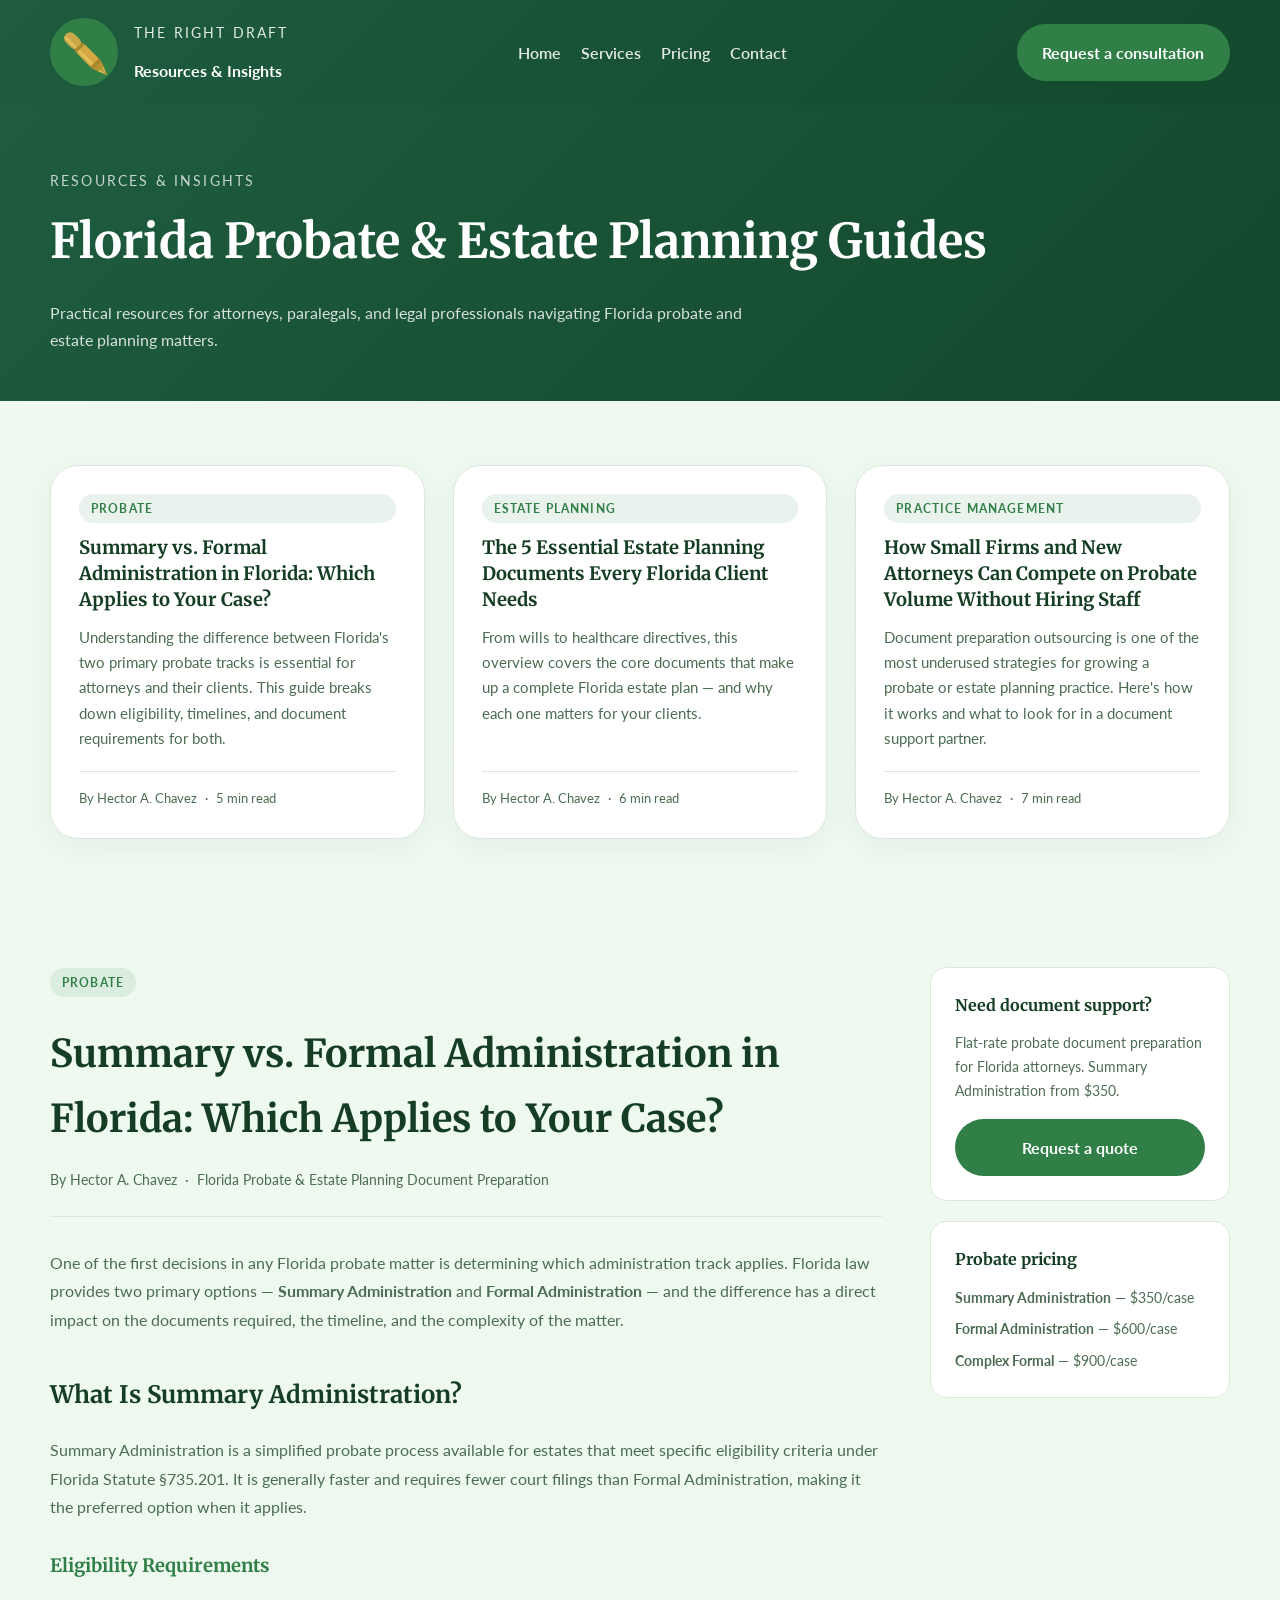
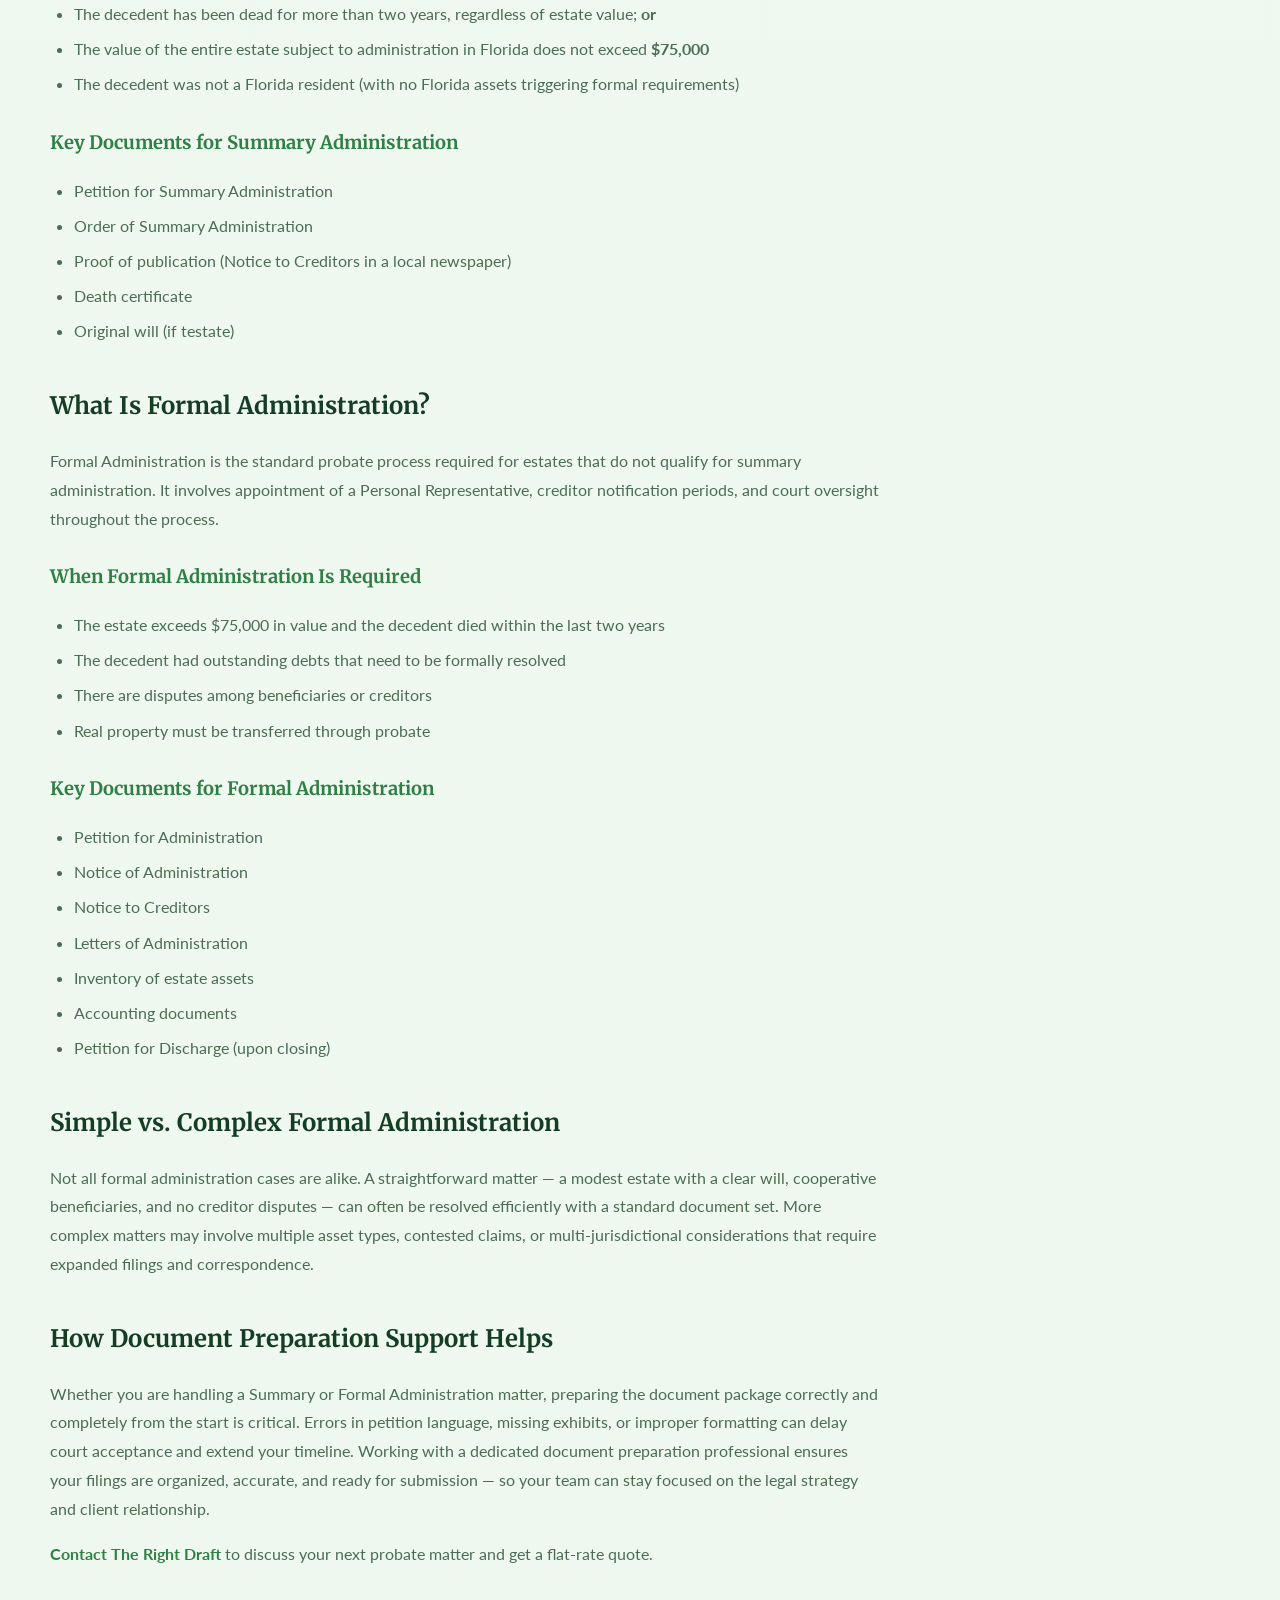
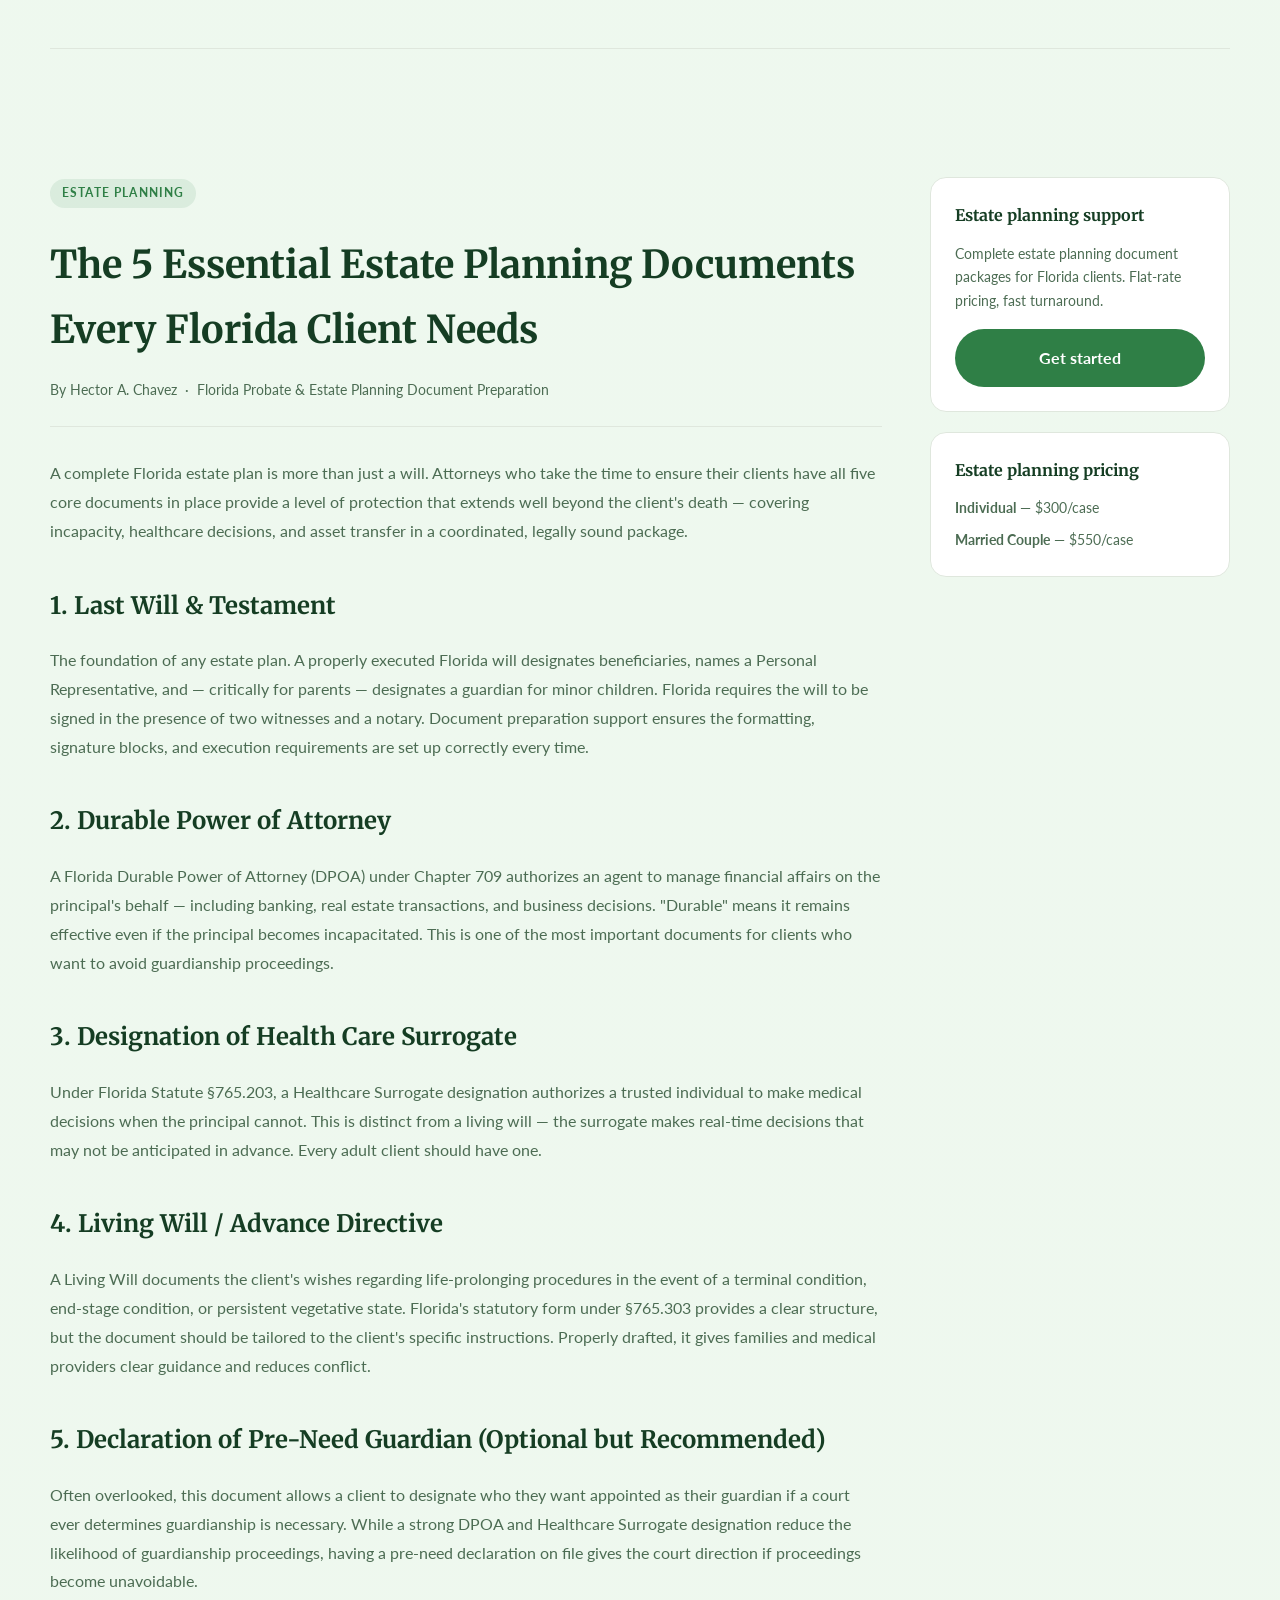
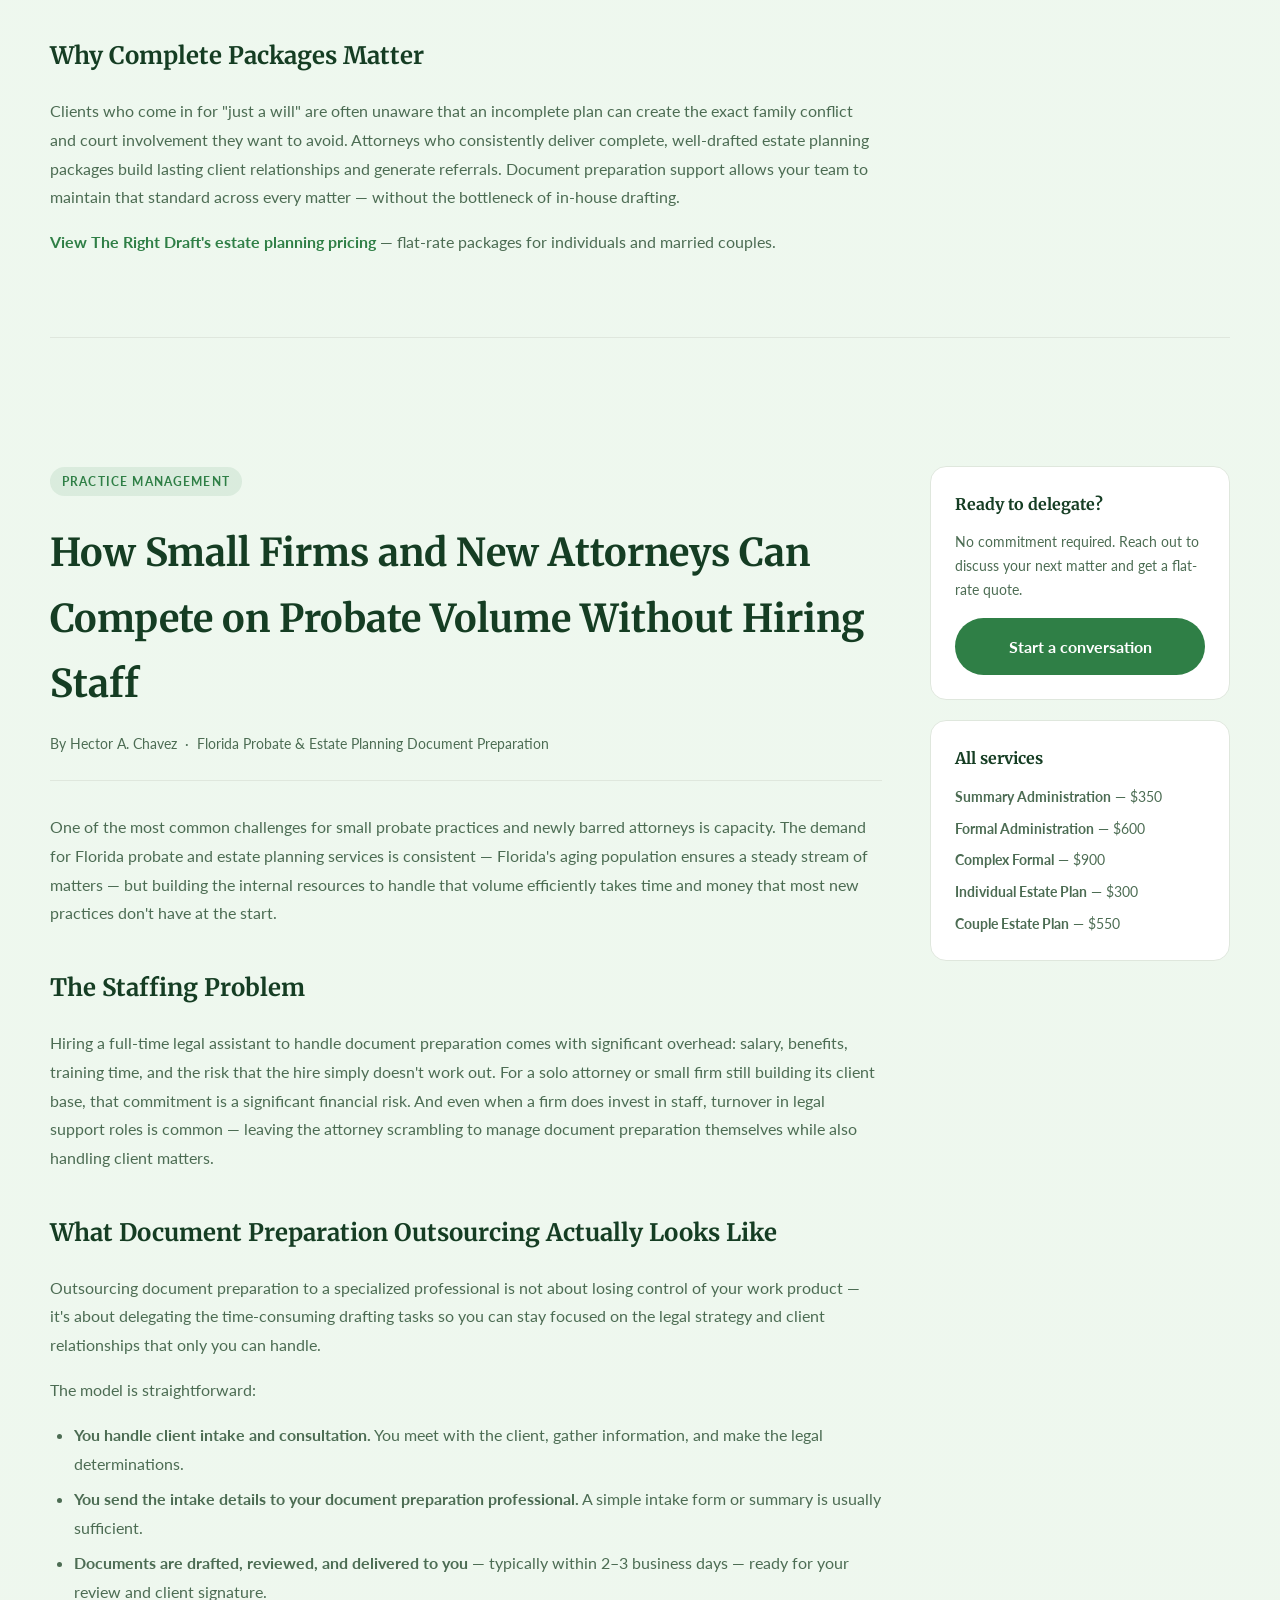
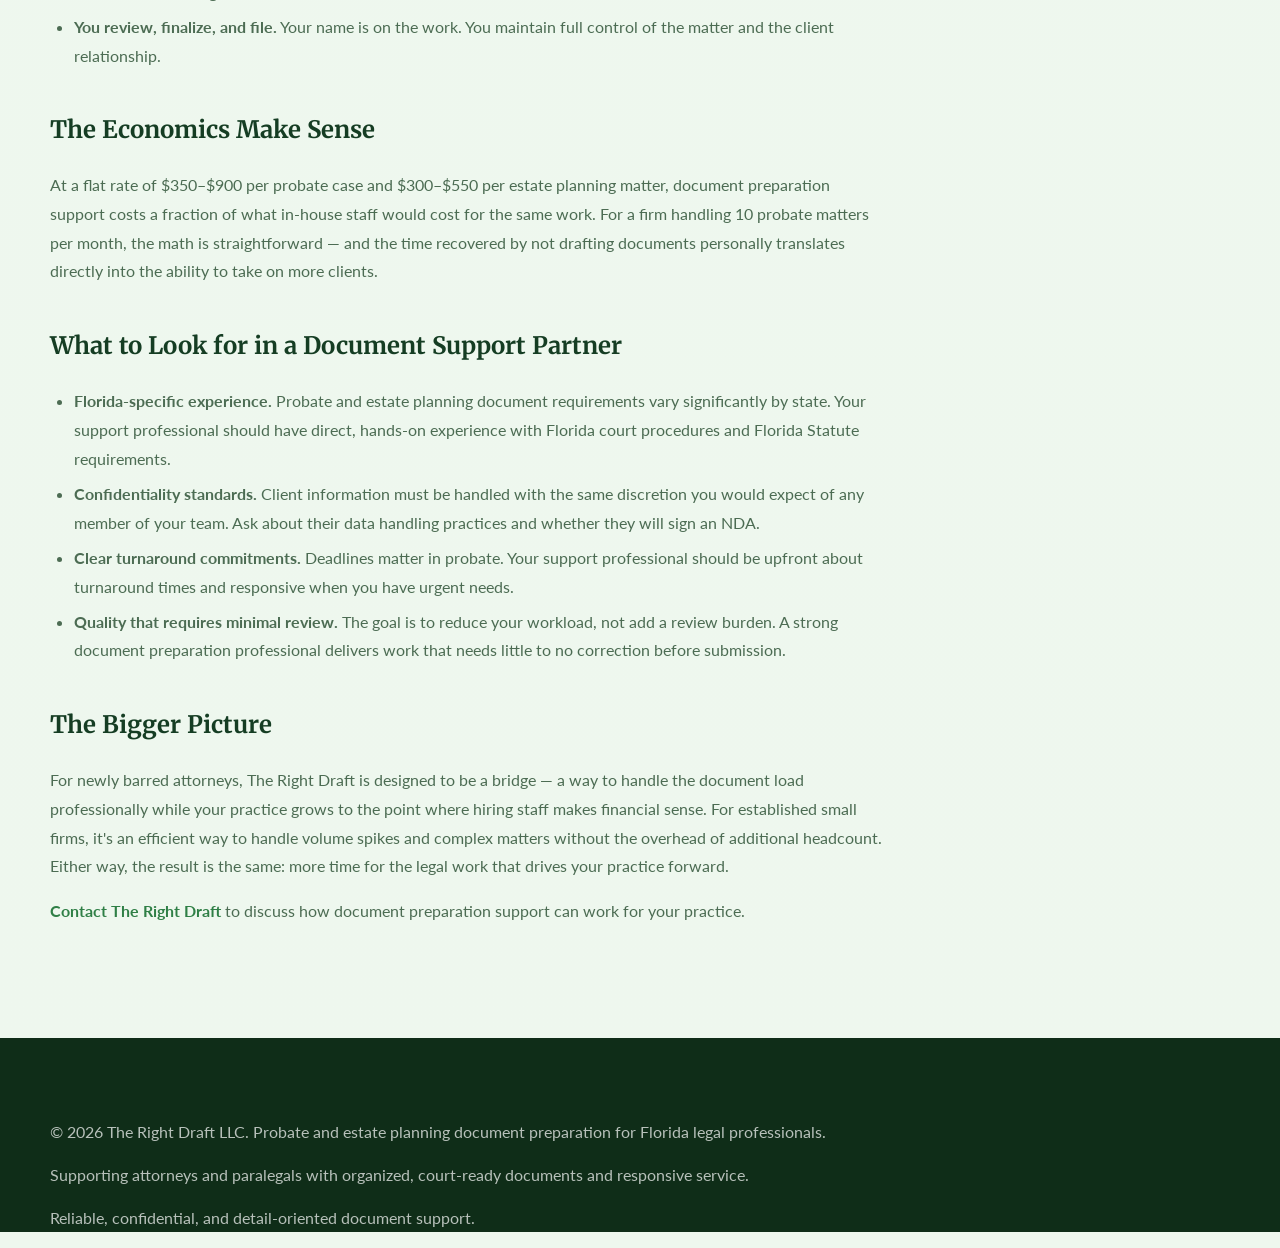
<file: blog.html>
<!DOCTYPE html>
<html lang="en">
<head>
  <meta charset="UTF-8" />
  <meta name="viewport" content="width=device-width, initial-scale=1.0" />
  <title>Florida Probate & Estate Planning Resources | The Right Draft LLC</title>
  <meta name="description" content="Free Florida probate and estate planning resources for attorneys and law firms. Learn about summary administration, formal administration, wills, trusts, and more from The Right Draft LLC." />
  <meta name="robots" content="index, follow" />
  <link rel="canonical" href="https://therightdraftllc.com/blog" />
  <link rel="icon" type="image/svg+xml" href="favicon.svg" />
  <meta property="og:title" content="Resources & Insights | The Right Draft LLC" />
  <meta property="og:description" content="Florida probate and estate planning resources for attorneys and legal professionals." />
  <meta property="og:type" content="website" />
  <meta property="og:url" content="https://therightdraftllc.com/blog" />
  <meta property="og:image" content="https://therightdraftllc.com/og-image.png" />
  <link href="https://fonts.googleapis.com/css2?family=Lato:wght@400;700;900&family=Merriweather:wght@400;700;900&display=swap" rel="stylesheet">
  <link rel="stylesheet" href="styles.css" />
  <!-- Google Analytics GA4 -->
  <script async src="https://www.googletagmanager.com/gtag/js?id=G-16GF5QHJJG"></script>
  <script>
    window.dataLayer = window.dataLayer || [];
    function gtag(){dataLayer.push(arguments);}
    gtag('js', new Date());
    gtag('config', 'G-16GF5QHJJG');
  </script>
  <style>
    .blog-hero {
      background: linear-gradient(135deg, #1f5c3f 0%, #12482c 100%);
      color: white;
      padding: 4rem 0 3rem;
    }
    .blog-hero .eyebrow { color: rgba(255,255,255,0.75); }
    .blog-hero h1 {
      font-size: clamp(2rem, 4vw, 3rem);
      margin: 0.5rem 0 1rem;
      color: white;
    }
    .blog-hero p { color: rgba(255,255,255,0.82); max-width: 44rem; margin: 0; }

    .blog-grid {
      display: grid;
      grid-template-columns: repeat(3, 1fr);
      gap: 1.75rem;
      padding: 4rem 0;
    }

    .blog-card {
      background: white;
      border: 1px solid var(--border);
      border-radius: var(--radius);
      overflow: hidden;
      box-shadow: 0 8px 32px rgba(19,47,76,0.05);
      display: flex;
      flex-direction: column;
      transition: transform 0.2s ease, box-shadow 0.2s ease;
    }
    .blog-card:hover {
      transform: translateY(-3px);
      box-shadow: 0 16px 48px rgba(19,47,76,0.10);
    }
    .blog-card-tag {
      display: inline-block;
      font-size: 0.72rem;
      font-weight: 700;
      text-transform: uppercase;
      letter-spacing: 0.1em;
      color: var(--accent);
      background: rgba(47,127,70,0.1);
      padding: 0.3rem 0.75rem;
      border-radius: 999px;
      margin-bottom: 0.75rem;
    }
    .blog-card-body { padding: 1.75rem; flex: 1; display: flex; flex-direction: column; }
    .blog-card-body h2 {
      font-size: 1.15rem;
      margin: 0 0 0.75rem;
      line-height: 1.4;
      color: var(--text);
    }
    .blog-card-body p { color: var(--muted); font-size: 0.93rem; flex: 1; margin: 0 0 1.25rem; }
    .blog-card-meta {
      font-size: 0.8rem;
      color: var(--muted);
      display: flex;
      align-items: center;
      gap: 0.5rem;
      margin-top: auto;
      padding-top: 1rem;
      border-top: 1px solid var(--border);
    }

    /* Article page styles */
    .article-layout {
      display: grid;
      grid-template-columns: 1fr 300px;
      gap: 3rem;
      padding: 4rem 0;
      align-items: start;
    }
    .article-body h2 { font-size: 1.5rem; margin-top: 2.5rem; }
    .article-body h3 { font-size: 1.15rem; margin-top: 1.75rem; color: var(--accent); }
    .article-body p { color: var(--muted); line-height: 1.8; }
    .article-body ul { color: var(--muted); line-height: 1.8; padding-left: 1.5rem; }
    .article-body ul li { margin-bottom: 0.4rem; }
    .article-sidebar {
      position: sticky;
      top: 100px;
      display: flex;
      flex-direction: column;
      gap: 1.25rem;
    }
    .sidebar-card {
      background: white;
      border: 1px solid var(--border);
      border-radius: var(--radius-sm);
      padding: 1.5rem;
    }
    .sidebar-card h3 { margin: 0 0 0.75rem; font-size: 1rem; }
    .sidebar-card p { color: var(--muted); font-size: 0.88rem; margin: 0 0 1rem; }

    .article-tag {
      display: inline-block;
      font-size: 0.72rem;
      font-weight: 700;
      text-transform: uppercase;
      letter-spacing: 0.1em;
      color: var(--accent);
      background: rgba(47,127,70,0.1);
      padding: 0.3rem 0.75rem;
      border-radius: 999px;
      margin-bottom: 1rem;
    }
    .article-title {
      font-size: clamp(1.75rem, 3vw, 2.5rem);
      margin: 0.5rem 0 1rem;
    }
    .article-meta {
      color: var(--muted);
      font-size: 0.88rem;
      margin-bottom: 2rem;
      padding-bottom: 1.5rem;
      border-bottom: 1px solid var(--border);
    }

    @media (max-width: 960px) {
      .blog-grid { grid-template-columns: 1fr; }
      .article-layout { grid-template-columns: 1fr; }
      .article-sidebar { position: static; }
    }
  </style>
</head>
<body>

  <header class="site-header">
    <div class="container header-inner">
      <div class="brand">
        <img src="images/logo.svg" alt="The Right Draft LLC" class="logo-mark" width="54" height="54" />
        <div>
          <p class="eyebrow">The Right Draft</p>
          <p style="margin:0;font-size:1rem;font-weight:700;color:white;">Resources &amp; Insights</p>
        </div>
      </div>
      <nav class="site-nav" id="site-nav" aria-label="Primary navigation">
        <a href="/">Home</a>
        <a href="index.html#services">Services</a>
        <a href="index.html#packages">Pricing</a>
        <a href="index.html#contact">Contact</a>
        <a href="index.html#contact" class="button button-primary nav-cta-mobile">Request a consultation</a>
      </nav>
      <div class="header-right">
        <a href="index.html#contact" class="button button-primary header-cta">Request a consultation</a>
        <button class="hamburger" id="hamburger" aria-label="Toggle navigation" aria-expanded="false" aria-controls="site-nav">
          <span></span><span></span><span></span>
        </button>
      </div>
    </div>
  </header>

  <div class="blog-hero">
    <div class="container">
      <p class="eyebrow">Resources &amp; Insights</p>
      <h1>Florida Probate &amp; Estate Planning Guides</h1>
      <p>Practical resources for attorneys, paralegals, and legal professionals navigating Florida probate and estate planning matters.</p>
    </div>
  </div>

  <main class="container">
    <div class="blog-grid">

      <!-- Article 1 -->
      <article class="blog-card" id="summary-vs-formal">
        <div class="blog-card-body">
          <span class="blog-card-tag">Probate</span>
          <h2>Summary vs. Formal Administration in Florida: Which Applies to Your Case?</h2>
          <p>Understanding the difference between Florida's two primary probate tracks is essential for attorneys and their clients. This guide breaks down eligibility, timelines, and document requirements for both.</p>
          <div class="blog-card-meta">
            <span>By Hector A. Chavez</span>
            <span>&middot;</span>
            <span>5 min read</span>
          </div>
        </div>
      </article>

      <!-- Article 2 -->
      <article class="blog-card" id="estate-planning-docs">
        <div class="blog-card-body">
          <span class="blog-card-tag">Estate Planning</span>
          <h2>The 5 Essential Estate Planning Documents Every Florida Client Needs</h2>
          <p>From wills to healthcare directives, this overview covers the core documents that make up a complete Florida estate plan — and why each one matters for your clients.</p>
          <div class="blog-card-meta">
            <span>By Hector A. Chavez</span>
            <span>&middot;</span>
            <span>6 min read</span>
          </div>
        </div>
      </article>

      <!-- Article 3 -->
      <article class="blog-card" id="small-firm-efficiency">
        <div class="blog-card-body">
          <span class="blog-card-tag">Practice Management</span>
          <h2>How Small Firms and New Attorneys Can Compete on Probate Volume Without Hiring Staff</h2>
          <p>Document preparation outsourcing is one of the most underused strategies for growing a probate or estate planning practice. Here's how it works and what to look for in a document support partner.</p>
          <div class="blog-card-meta">
            <span>By Hector A. Chavez</span>
            <span>&middot;</span>
            <span>7 min read</span>
          </div>
        </div>
      </article>

    </div>

    <!-- ── FULL ARTICLE 1 ── -->
    <section class="article-layout" id="article-summary-vs-formal">
      <div class="article-body">
        <span class="article-tag">Probate</span>
        <h1 class="article-title">Summary vs. Formal Administration in Florida: Which Applies to Your Case?</h1>
        <div class="article-meta">By Hector A. Chavez &nbsp;&middot;&nbsp; Florida Probate &amp; Estate Planning Document Preparation</div>

        <p>One of the first decisions in any Florida probate matter is determining which administration track applies. Florida law provides two primary options — <strong>Summary Administration</strong> and <strong>Formal Administration</strong> — and the difference has a direct impact on the documents required, the timeline, and the complexity of the matter.</p>

        <h2>What Is Summary Administration?</h2>
        <p>Summary Administration is a simplified probate process available for estates that meet specific eligibility criteria under Florida Statute &sect;735.201. It is generally faster and requires fewer court filings than Formal Administration, making it the preferred option when it applies.</p>

        <h3>Eligibility Requirements</h3>
        <ul>
          <li>The decedent has been dead for more than two years, regardless of estate value; <strong>or</strong></li>
          <li>The value of the entire estate subject to administration in Florida does not exceed <strong>$75,000</strong></li>
          <li>The decedent was not a Florida resident (with no Florida assets triggering formal requirements)</li>
        </ul>

        <h3>Key Documents for Summary Administration</h3>
        <ul>
          <li>Petition for Summary Administration</li>
          <li>Order of Summary Administration</li>
          <li>Proof of publication (Notice to Creditors in a local newspaper)</li>
          <li>Death certificate</li>
          <li>Original will (if testate)</li>
        </ul>

        <h2>What Is Formal Administration?</h2>
        <p>Formal Administration is the standard probate process required for estates that do not qualify for summary administration. It involves appointment of a Personal Representative, creditor notification periods, and court oversight throughout the process.</p>

        <h3>When Formal Administration Is Required</h3>
        <ul>
          <li>The estate exceeds $75,000 in value and the decedent died within the last two years</li>
          <li>The decedent had outstanding debts that need to be formally resolved</li>
          <li>There are disputes among beneficiaries or creditors</li>
          <li>Real property must be transferred through probate</li>
        </ul>

        <h3>Key Documents for Formal Administration</h3>
        <ul>
          <li>Petition for Administration</li>
          <li>Notice of Administration</li>
          <li>Notice to Creditors</li>
          <li>Letters of Administration</li>
          <li>Inventory of estate assets</li>
          <li>Accounting documents</li>
          <li>Petition for Discharge (upon closing)</li>
        </ul>

        <h2>Simple vs. Complex Formal Administration</h2>
        <p>Not all formal administration cases are alike. A straightforward matter — a modest estate with a clear will, cooperative beneficiaries, and no creditor disputes — can often be resolved efficiently with a standard document set. More complex matters may involve multiple asset types, contested claims, or multi-jurisdictional considerations that require expanded filings and correspondence.</p>

        <h2>How Document Preparation Support Helps</h2>
        <p>Whether you are handling a Summary or Formal Administration matter, preparing the document package correctly and completely from the start is critical. Errors in petition language, missing exhibits, or improper formatting can delay court acceptance and extend your timeline. Working with a dedicated document preparation professional ensures your filings are organized, accurate, and ready for submission — so your team can stay focused on the legal strategy and client relationship.</p>

        <p><a href="index.html#contact" style="color:var(--accent);font-weight:700;">Contact The Right Draft</a> to discuss your next probate matter and get a flat-rate quote.</p>
      </div>

      <aside class="article-sidebar">
        <div class="sidebar-card">
          <h3>Need document support?</h3>
          <p>Flat-rate probate document preparation for Florida attorneys. Summary Administration from $350.</p>
          <a href="index.html#contact" class="button button-primary" style="width:100%;display:flex;">Request a quote</a>
        </div>
        <div class="sidebar-card">
          <h3>Probate pricing</h3>
          <p style="margin-bottom:0.5rem;"><strong>Summary Administration</strong> — $350/case</p>
          <p style="margin-bottom:0.5rem;"><strong>Formal Administration</strong> — $600/case</p>
          <p style="margin-bottom:0;"><strong>Complex Formal</strong> — $900/case</p>
        </div>
      </aside>
    </section>

    <hr style="border:none;border-top:1px solid var(--border);margin:0 0 4rem;">

    <!-- ── FULL ARTICLE 2 ── -->
    <section class="article-layout" id="article-estate-planning-docs">
      <div class="article-body">
        <span class="article-tag">Estate Planning</span>
        <h1 class="article-title">The 5 Essential Estate Planning Documents Every Florida Client Needs</h1>
        <div class="article-meta">By Hector A. Chavez &nbsp;&middot;&nbsp; Florida Probate &amp; Estate Planning Document Preparation</div>

        <p>A complete Florida estate plan is more than just a will. Attorneys who take the time to ensure their clients have all five core documents in place provide a level of protection that extends well beyond the client's death — covering incapacity, healthcare decisions, and asset transfer in a coordinated, legally sound package.</p>

        <h2>1. Last Will &amp; Testament</h2>
        <p>The foundation of any estate plan. A properly executed Florida will designates beneficiaries, names a Personal Representative, and — critically for parents — designates a guardian for minor children. Florida requires the will to be signed in the presence of two witnesses and a notary. Document preparation support ensures the formatting, signature blocks, and execution requirements are set up correctly every time.</p>

        <h2>2. Durable Power of Attorney</h2>
        <p>A Florida Durable Power of Attorney (DPOA) under Chapter 709 authorizes an agent to manage financial affairs on the principal's behalf — including banking, real estate transactions, and business decisions. "Durable" means it remains effective even if the principal becomes incapacitated. This is one of the most important documents for clients who want to avoid guardianship proceedings.</p>

        <h2>3. Designation of Health Care Surrogate</h2>
        <p>Under Florida Statute &sect;765.203, a Healthcare Surrogate designation authorizes a trusted individual to make medical decisions when the principal cannot. This is distinct from a living will — the surrogate makes real-time decisions that may not be anticipated in advance. Every adult client should have one.</p>

        <h2>4. Living Will / Advance Directive</h2>
        <p>A Living Will documents the client's wishes regarding life-prolonging procedures in the event of a terminal condition, end-stage condition, or persistent vegetative state. Florida's statutory form under &sect;765.303 provides a clear structure, but the document should be tailored to the client's specific instructions. Properly drafted, it gives families and medical providers clear guidance and reduces conflict.</p>

        <h2>5. Declaration of Pre-Need Guardian (Optional but Recommended)</h2>
        <p>Often overlooked, this document allows a client to designate who they want appointed as their guardian if a court ever determines guardianship is necessary. While a strong DPOA and Healthcare Surrogate designation reduce the likelihood of guardianship proceedings, having a pre-need declaration on file gives the court direction if proceedings become unavoidable.</p>

        <h2>Why Complete Packages Matter</h2>
        <p>Clients who come in for "just a will" are often unaware that an incomplete plan can create the exact family conflict and court involvement they want to avoid. Attorneys who consistently deliver complete, well-drafted estate planning packages build lasting client relationships and generate referrals. Document preparation support allows your team to maintain that standard across every matter — without the bottleneck of in-house drafting.</p>

        <p><a href="index.html#packages" style="color:var(--accent);font-weight:700;">View The Right Draft's estate planning pricing</a> — flat-rate packages for individuals and married couples.</p>
      </div>

      <aside class="article-sidebar">
        <div class="sidebar-card">
          <h3>Estate planning support</h3>
          <p>Complete estate planning document packages for Florida clients. Flat-rate pricing, fast turnaround.</p>
          <a href="index.html#contact" class="button button-primary" style="width:100%;display:flex;">Get started</a>
        </div>
        <div class="sidebar-card">
          <h3>Estate planning pricing</h3>
          <p style="margin-bottom:0.5rem;"><strong>Individual</strong> — $300/case</p>
          <p style="margin-bottom:0;"><strong>Married Couple</strong> — $550/case</p>
        </div>
      </aside>
    </section>

    <hr style="border:none;border-top:1px solid var(--border);margin:0 0 4rem;">

    <!-- ── FULL ARTICLE 3 ── -->
    <section class="article-layout" id="article-small-firm">
      <div class="article-body">
        <span class="article-tag">Practice Management</span>
        <h1 class="article-title">How Small Firms and New Attorneys Can Compete on Probate Volume Without Hiring Staff</h1>
        <div class="article-meta">By Hector A. Chavez &nbsp;&middot;&nbsp; Florida Probate &amp; Estate Planning Document Preparation</div>

        <p>One of the most common challenges for small probate practices and newly barred attorneys is capacity. The demand for Florida probate and estate planning services is consistent — Florida's aging population ensures a steady stream of matters — but building the internal resources to handle that volume efficiently takes time and money that most new practices don't have at the start.</p>

        <h2>The Staffing Problem</h2>
        <p>Hiring a full-time legal assistant to handle document preparation comes with significant overhead: salary, benefits, training time, and the risk that the hire simply doesn't work out. For a solo attorney or small firm still building its client base, that commitment is a significant financial risk. And even when a firm does invest in staff, turnover in legal support roles is common — leaving the attorney scrambling to manage document preparation themselves while also handling client matters.</p>

        <h2>What Document Preparation Outsourcing Actually Looks Like</h2>
        <p>Outsourcing document preparation to a specialized professional is not about losing control of your work product — it's about delegating the time-consuming drafting tasks so you can stay focused on the legal strategy and client relationships that only you can handle.</p>

        <p>The model is straightforward:</p>
        <ul>
          <li><strong>You handle client intake and consultation.</strong> You meet with the client, gather information, and make the legal determinations.</li>
          <li><strong>You send the intake details to your document preparation professional.</strong> A simple intake form or summary is usually sufficient.</li>
          <li><strong>Documents are drafted, reviewed, and delivered to you</strong> — typically within 2–3 business days — ready for your review and client signature.</li>
          <li><strong>You review, finalize, and file.</strong> Your name is on the work. You maintain full control of the matter and the client relationship.</li>
        </ul>

        <h2>The Economics Make Sense</h2>
        <p>At a flat rate of $350–$900 per probate case and $300–$550 per estate planning matter, document preparation support costs a fraction of what in-house staff would cost for the same work. For a firm handling 10 probate matters per month, the math is straightforward — and the time recovered by not drafting documents personally translates directly into the ability to take on more clients.</p>

        <h2>What to Look for in a Document Support Partner</h2>
        <ul>
          <li><strong>Florida-specific experience.</strong> Probate and estate planning document requirements vary significantly by state. Your support professional should have direct, hands-on experience with Florida court procedures and Florida Statute requirements.</li>
          <li><strong>Confidentiality standards.</strong> Client information must be handled with the same discretion you would expect of any member of your team. Ask about their data handling practices and whether they will sign an NDA.</li>
          <li><strong>Clear turnaround commitments.</strong> Deadlines matter in probate. Your support professional should be upfront about turnaround times and responsive when you have urgent needs.</li>
          <li><strong>Quality that requires minimal review.</strong> The goal is to reduce your workload, not add a review burden. A strong document preparation professional delivers work that needs little to no correction before submission.</li>
        </ul>

        <h2>The Bigger Picture</h2>
        <p>For newly barred attorneys, The Right Draft is designed to be a bridge — a way to handle the document load professionally while your practice grows to the point where hiring staff makes financial sense. For established small firms, it's an efficient way to handle volume spikes and complex matters without the overhead of additional headcount. Either way, the result is the same: more time for the legal work that drives your practice forward.</p>

        <p><a href="index.html#contact" style="color:var(--accent);font-weight:700;">Contact The Right Draft</a> to discuss how document preparation support can work for your practice.</p>
      </div>

      <aside class="article-sidebar">
        <div class="sidebar-card">
          <h3>Ready to delegate?</h3>
          <p>No commitment required. Reach out to discuss your next matter and get a flat-rate quote.</p>
          <a href="index.html#contact" class="button button-primary" style="width:100%;display:flex;">Start a conversation</a>
        </div>
        <div class="sidebar-card">
          <h3>All services</h3>
          <p style="margin-bottom:0.5rem;"><strong>Summary Administration</strong> — $350</p>
          <p style="margin-bottom:0.5rem;"><strong>Formal Administration</strong> — $600</p>
          <p style="margin-bottom:0.5rem;"><strong>Complex Formal</strong> — $900</p>
          <p style="margin-bottom:0.5rem;"><strong>Individual Estate Plan</strong> — $300</p>
          <p style="margin-bottom:0;"><strong>Couple Estate Plan</strong> — $550</p>
        </div>
      </aside>
    </section>

  </main>

  <footer class="site-footer">
    <div class="container footer-inner">
      <div>
        <p>&copy; 2026 The Right Draft LLC. Probate and estate planning document preparation for Florida legal professionals.</p>
        <p>Supporting attorneys and paralegals with organized, court-ready documents and responsive service.</p>
      </div>
      <p class="footer-tagline">Reliable, confidential, and detail-oriented document support.</p>
    </div>
  </footer>

  <script src="scripts.js"></script>
</body>
</html>
</file>
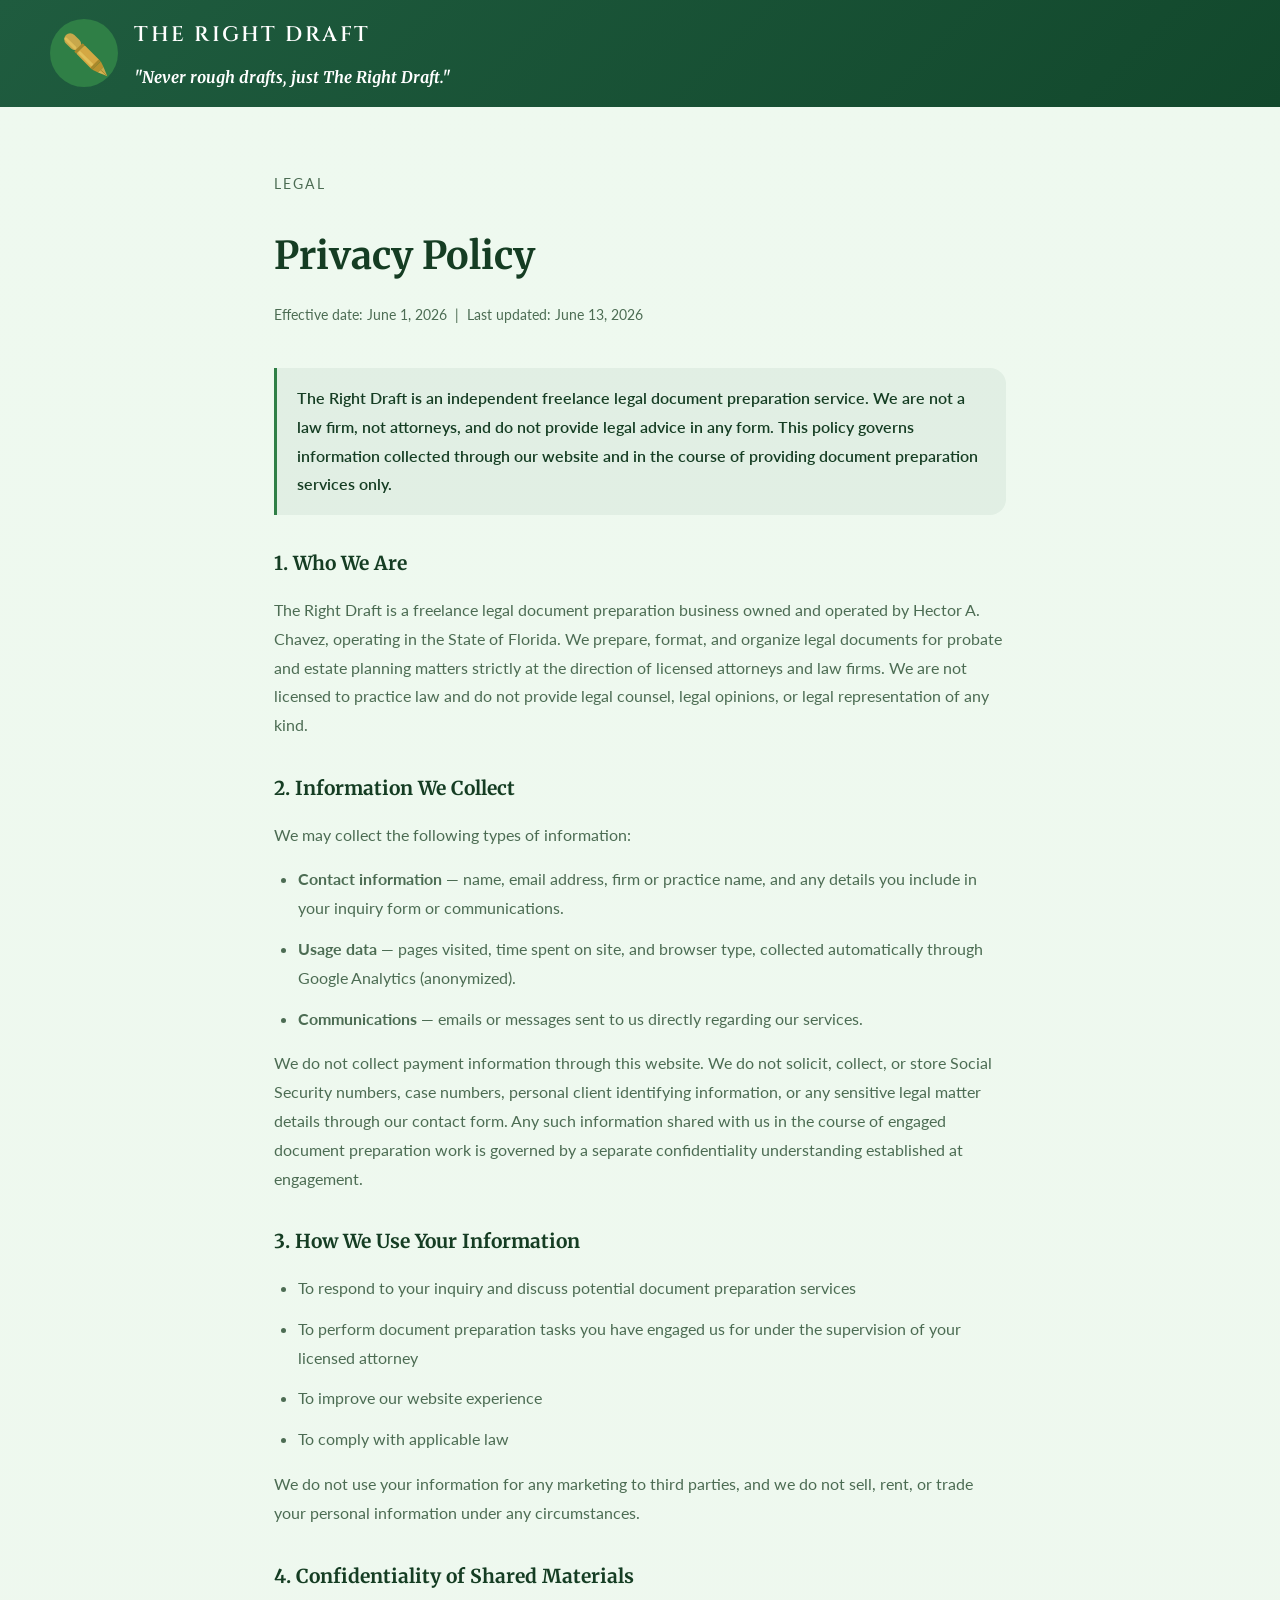
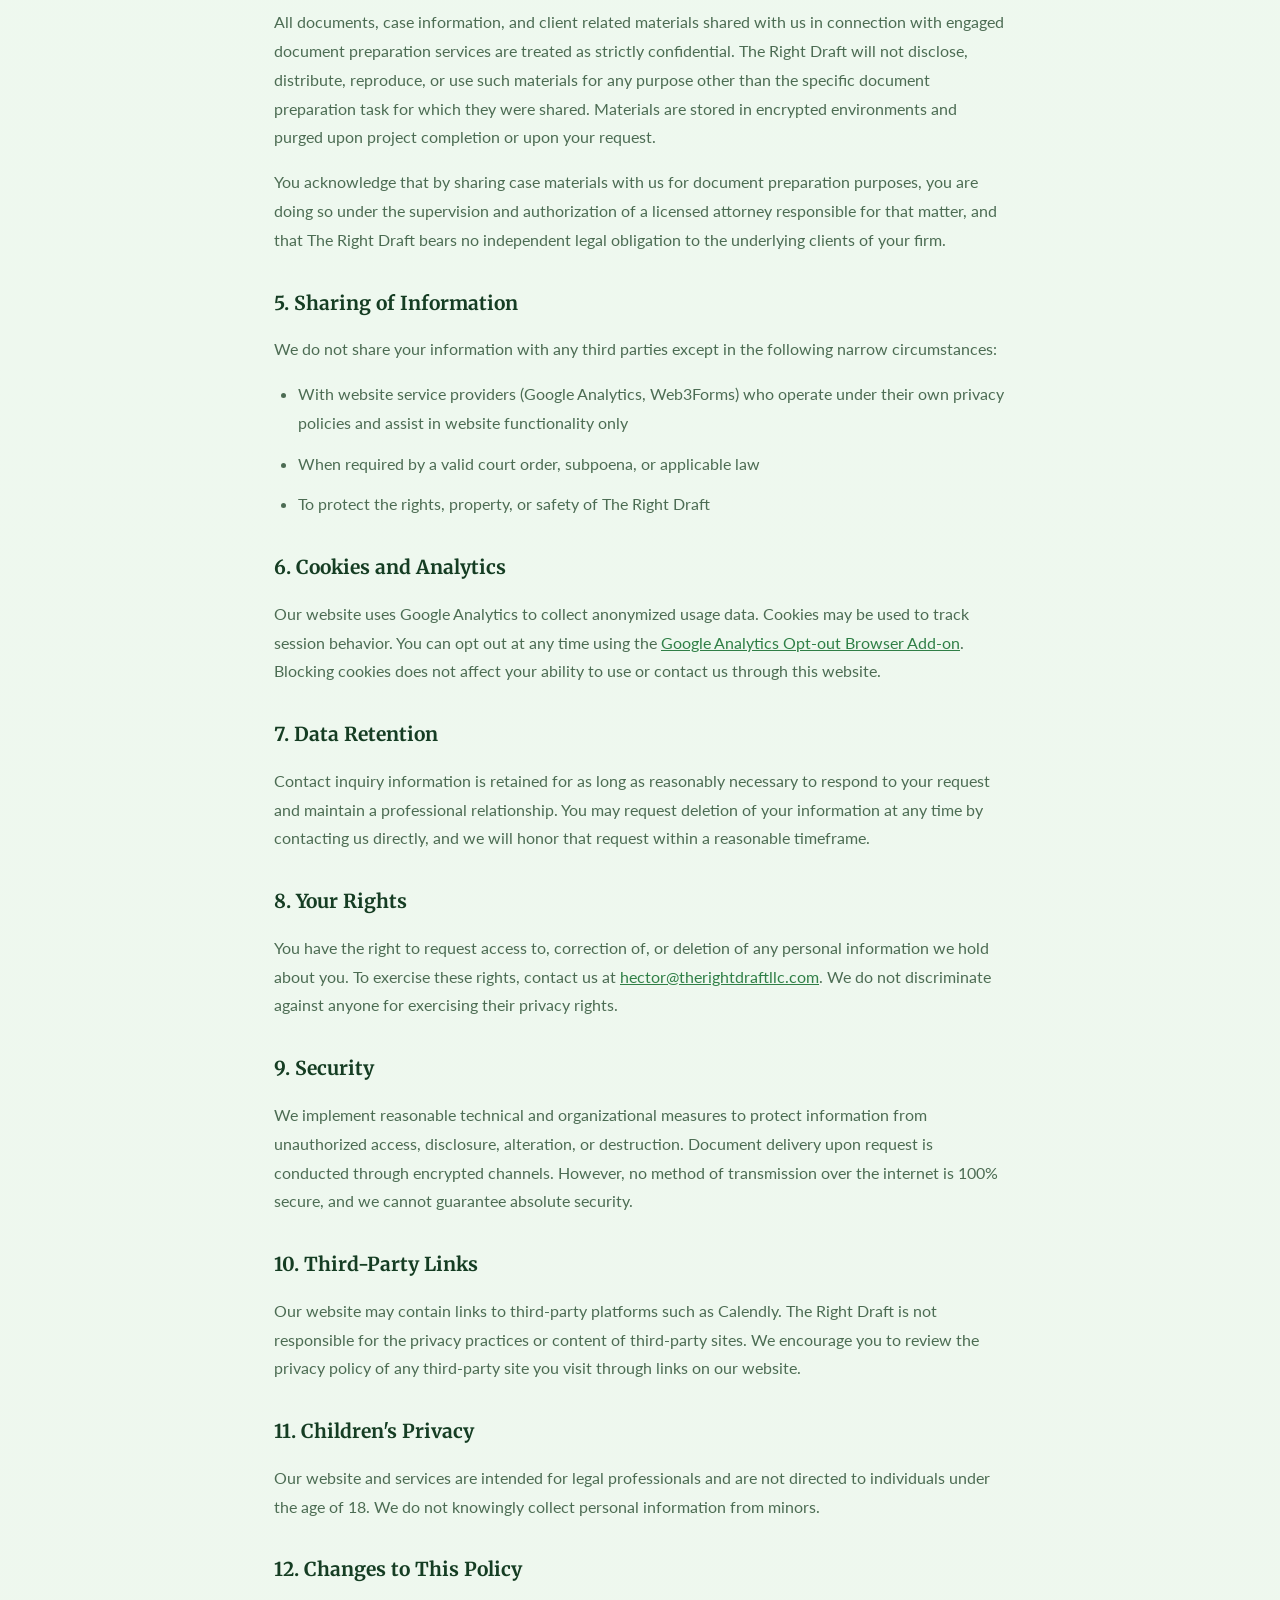
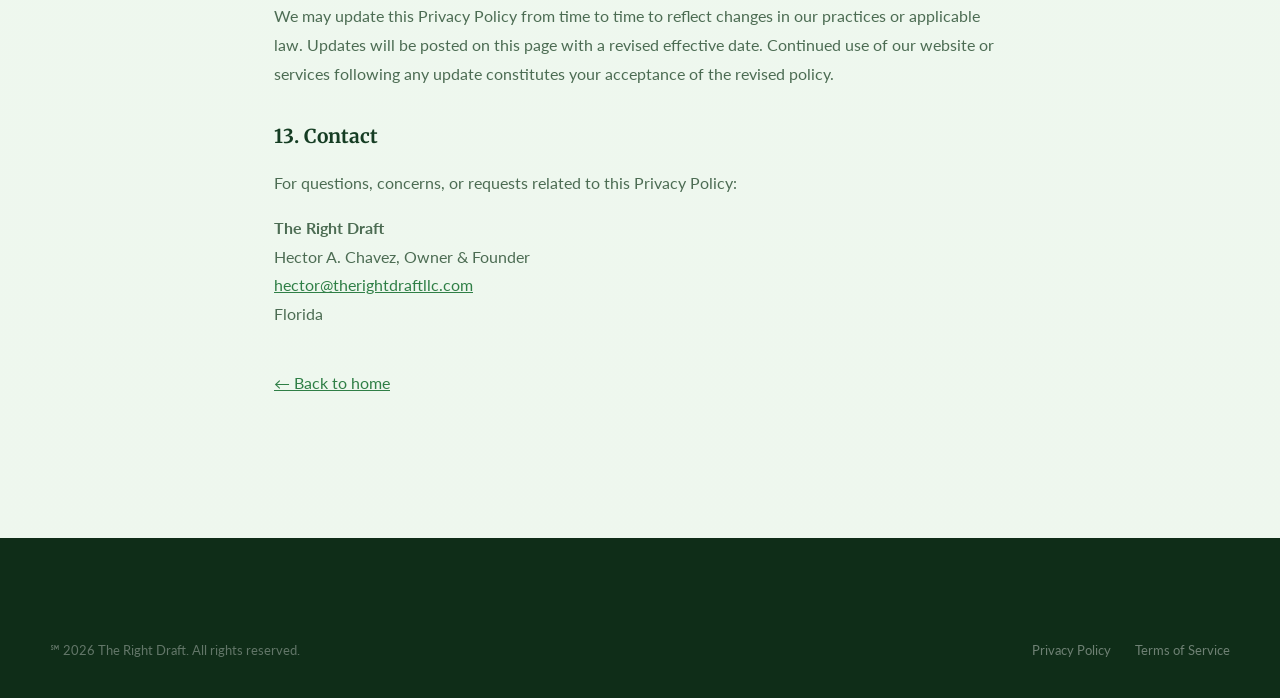
<file: privacy.html>
<!DOCTYPE html>
<html lang="en">
<head>
  <meta charset="UTF-8" />
  <meta name="viewport" content="width=device-width, initial-scale=1.0" />
  <title>Privacy Policy | The Right Draft</title>
  <meta name="description" content="Privacy Policy for The Right Draft — Florida probate and estate planning legal document preparation." />
  <meta name="robots" content="noindex, follow" />
  <link rel="icon" type="image/svg+xml" href="favicon.svg" />
  <link rel="apple-touch-icon" href="images/apple-touch-icon.png" />
  <link href="https://fonts.googleapis.com/css2?family=Cinzel:wght@400;600;700&family=Lato:wght@400;700;900&family=Merriweather:wght@400;700;900&display=swap" rel="stylesheet">
  <link rel="stylesheet" href="styles.css" />
  <style>
    .legal-page { max-width: 780px; margin: 0 auto; padding: 4rem 1.5rem 6rem; }
    .legal-page h1 { font-size: clamp(1.8rem, 3vw, 2.4rem); margin-bottom: 0.5rem; }
    .legal-page .effective { color: var(--muted); font-size: 0.9rem; margin-bottom: 2.5rem; }
    .legal-page h2 { font-size: 1.2rem; margin: 2rem 0 0.75rem; }
    .legal-page p, .legal-page li { color: var(--muted); line-height: 1.8; margin-bottom: 0.75rem; }
    .legal-page ul { padding-left: 1.5rem; }
    .legal-page a { color: var(--accent); text-decoration: underline; }
    .legal-disclaimer {
      background: rgba(31,92,63,0.06);
      border-left: 3px solid var(--accent);
      border-radius: 0 var(--radius-sm) var(--radius-sm) 0;
      padding: 1rem 1.25rem;
      margin: 1.5rem 0;
    }
    .legal-disclaimer p { margin: 0; font-weight: 600; color: var(--text) !important; }
  </style>
</head>
<body>
  <header class="site-header">
    <div class="container header-inner">
      <a href="/" class="brand">
        <img src="images/logo.svg" alt="The Right Draft" class="logo-mark" width="68" height="68" />
        <div>
          <p class="eyebrow brand-name">The Right Draft</p>
          <h1>"Never rough drafts, just The Right Draft."</h1>
        </div>
      </a>
    </div>
  </header>

  <main>
    <div class="legal-page">
      <p class="eyebrow" style="margin-bottom:0.5rem;">Legal</p>
      <h1>Privacy Policy</h1>
      <p class="effective">Effective date: June 1, 2026 &nbsp;|&nbsp; Last updated: June 13, 2026</p>

      <div class="legal-disclaimer">
        <p>The Right Draft is an independent freelance legal document preparation service. We are not a law firm, not attorneys, and do not provide legal advice in any form. This policy governs information collected through our website and in the course of providing document preparation services only.</p>
      </div>

      <h2>1. Who We Are</h2>
      <p>The Right Draft is a freelance legal document preparation business owned and operated by Hector A. Chavez, operating in the State of Florida. We prepare, format, and organize legal documents for probate and estate planning matters strictly at the direction of licensed attorneys and law firms. We are not licensed to practice law and do not provide legal counsel, legal opinions, or legal representation of any kind.</p>

      <h2>2. Information We Collect</h2>
      <p>We may collect the following types of information:</p>
      <ul>
        <li><strong>Contact information</strong> — name, email address, firm or practice name, and any details you include in your inquiry form or communications.</li>
        <li><strong>Usage data</strong> — pages visited, time spent on site, and browser type, collected automatically through Google Analytics (anonymized).</li>
        <li><strong>Communications</strong> — emails or messages sent to us directly regarding our services.</li>
      </ul>
      <p>We do not collect payment information through this website. We do not solicit, collect, or store Social Security numbers, case numbers, personal client identifying information, or any sensitive legal matter details through our contact form. Any such information shared with us in the course of engaged document preparation work is governed by a separate confidentiality understanding established at engagement.</p>

      <h2>3. How We Use Your Information</h2>
      <ul>
        <li>To respond to your inquiry and discuss potential document preparation services</li>
        <li>To perform document preparation tasks you have engaged us for under the supervision of your licensed attorney</li>
        <li>To improve our website experience</li>
        <li>To comply with applicable law</li>
      </ul>
      <p>We do not use your information for any marketing to third parties, and we do not sell, rent, or trade your personal information under any circumstances.</p>

      <h2>4. Confidentiality of Shared Materials</h2>
      <p>All documents, case information, and client related materials shared with us in connection with engaged document preparation services are treated as strictly confidential. The Right Draft will not disclose, distribute, reproduce, or use such materials for any purpose other than the specific document preparation task for which they were shared. Materials are stored in encrypted environments and purged upon project completion or upon your request.</p>
      <p>You acknowledge that by sharing case materials with us for document preparation purposes, you are doing so under the supervision and authorization of a licensed attorney responsible for that matter, and that The Right Draft bears no independent legal obligation to the underlying clients of your firm.</p>

      <h2>5. Sharing of Information</h2>
      <p>We do not share your information with any third parties except in the following narrow circumstances:</p>
      <ul>
        <li>With website service providers (Google Analytics, Web3Forms) who operate under their own privacy policies and assist in website functionality only</li>
        <li>When required by a valid court order, subpoena, or applicable law</li>
        <li>To protect the rights, property, or safety of The Right Draft</li>
      </ul>

      <h2>6. Cookies and Analytics</h2>
      <p>Our website uses Google Analytics to collect anonymized usage data. Cookies may be used to track session behavior. You can opt out at any time using the <a href="https://tools.google.com/dlpage/gaoptout" target="_blank" rel="noopener noreferrer">Google Analytics Opt-out Browser Add-on</a>. Blocking cookies does not affect your ability to use or contact us through this website.</p>

      <h2>7. Data Retention</h2>
      <p>Contact inquiry information is retained for as long as reasonably necessary to respond to your request and maintain a professional relationship. You may request deletion of your information at any time by contacting us directly, and we will honor that request within a reasonable timeframe.</p>

      <h2>8. Your Rights</h2>
      <p>You have the right to request access to, correction of, or deletion of any personal information we hold about you. To exercise these rights, contact us at <a href="mailto:hector@therightdraftllc.com">hector@therightdraftllc.com</a>. We do not discriminate against anyone for exercising their privacy rights.</p>

      <h2>9. Security</h2>
      <p>We implement reasonable technical and organizational measures to protect information from unauthorized access, disclosure, alteration, or destruction. Document delivery upon request is conducted through encrypted channels. However, no method of transmission over the internet is 100% secure, and we cannot guarantee absolute security.</p>

      <h2>10. Third-Party Links</h2>
      <p>Our website may contain links to third-party platforms such as Calendly. The Right Draft is not responsible for the privacy practices or content of third-party sites. We encourage you to review the privacy policy of any third-party site you visit through links on our website.</p>

      <h2>11. Children's Privacy</h2>
      <p>Our website and services are intended for legal professionals and are not directed to individuals under the age of 18. We do not knowingly collect personal information from minors.</p>

      <h2>12. Changes to This Policy</h2>
      <p>We may update this Privacy Policy from time to time to reflect changes in our practices or applicable law. Updates will be posted on this page with a revised effective date. Continued use of our website or services following any update constitutes your acceptance of the revised policy.</p>

      <h2>13. Contact</h2>
      <p>For questions, concerns, or requests related to this Privacy Policy:</p>
      <p><strong>The Right Draft</strong><br>
      Hector A. Chavez, Owner &amp; Founder<br>
      <a href="mailto:hector@therightdraftllc.com">hector@therightdraftllc.com</a><br>
      Florida</p>

      <p style="margin-top:2.5rem;"><a href="/">&larr; Back to home</a></p>
    </div>
  </main>

  <footer class="site-footer">
    <div class="container">
      <div class="footer-bottom" style="border-top:none; padding: 1.5rem 0;">
        <p>&#8480; 2026 The Right Draft. All rights reserved.</p>
        <div class="footer-legal-links">
          <a href="/privacy">Privacy Policy</a>
          <a href="/terms">Terms of Service</a>
        </div>
      </div>
    </div>
  </footer>
</body>
</html>
</file>
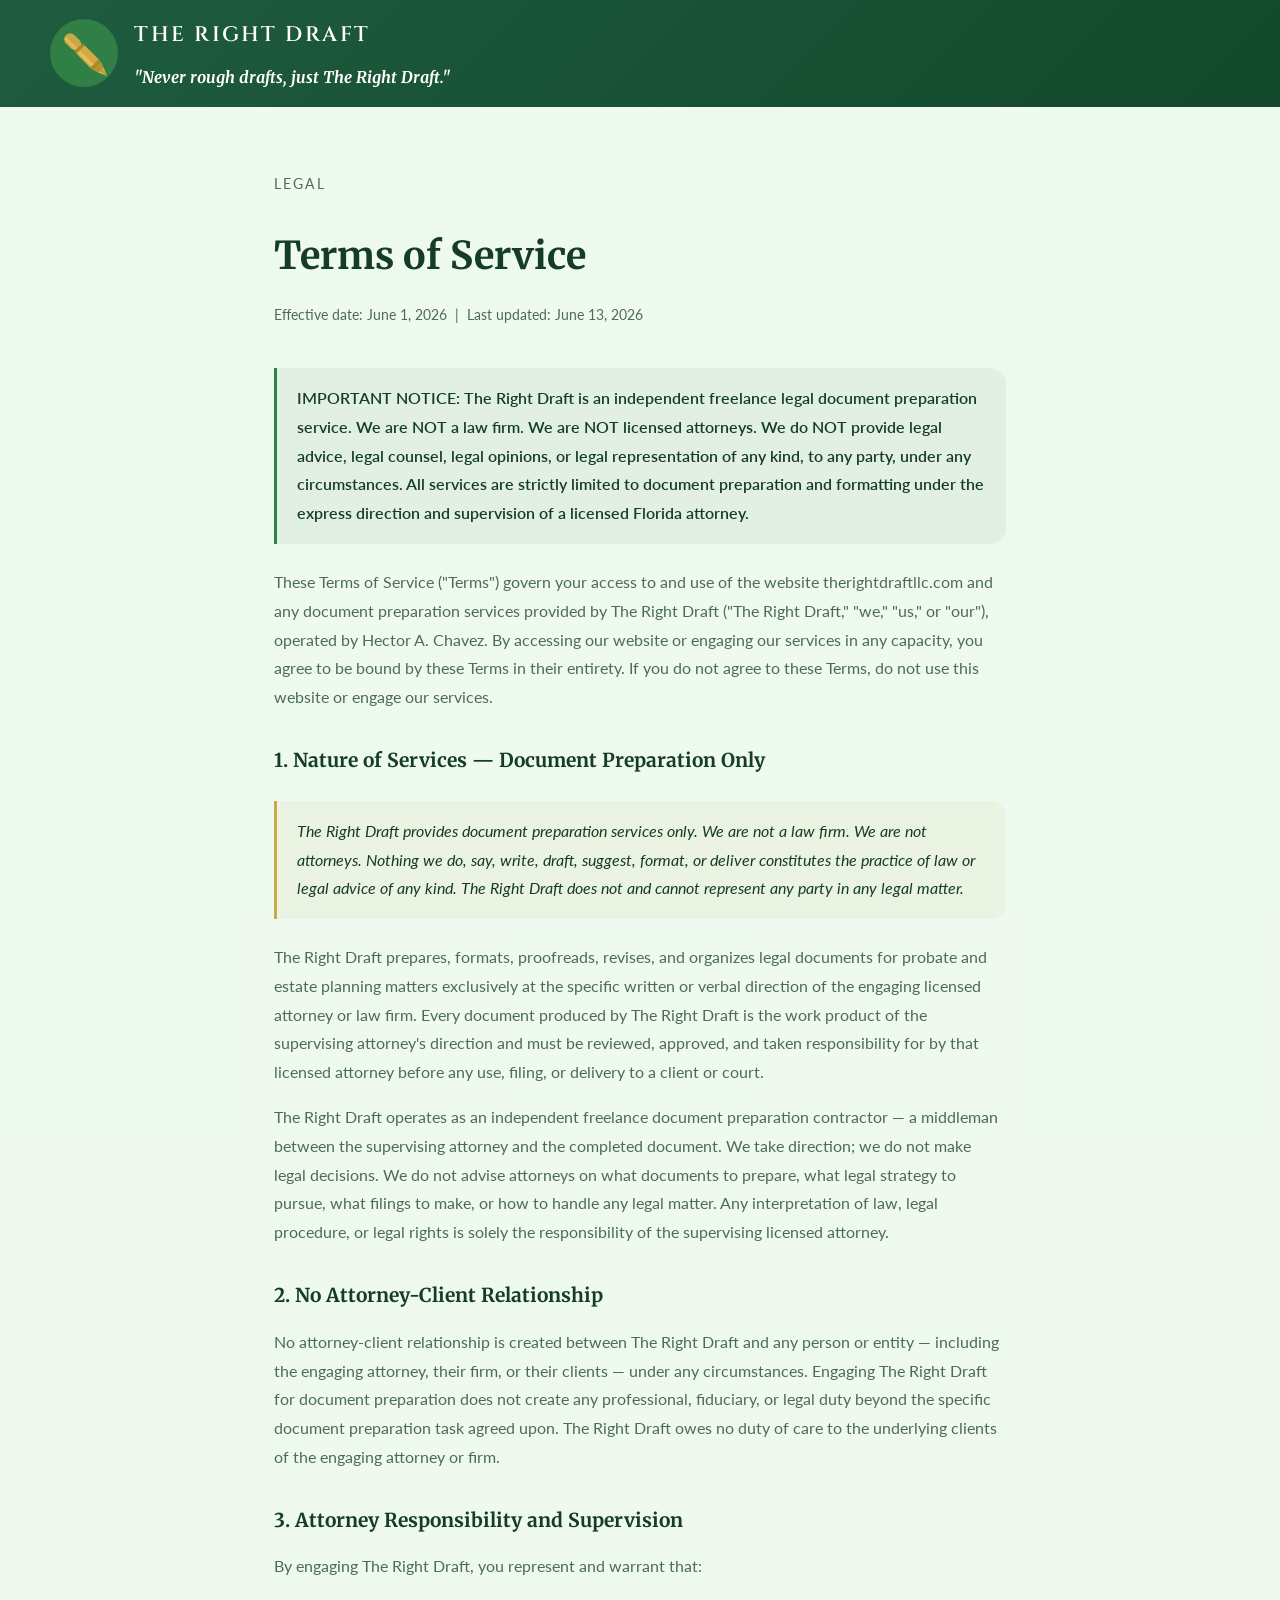
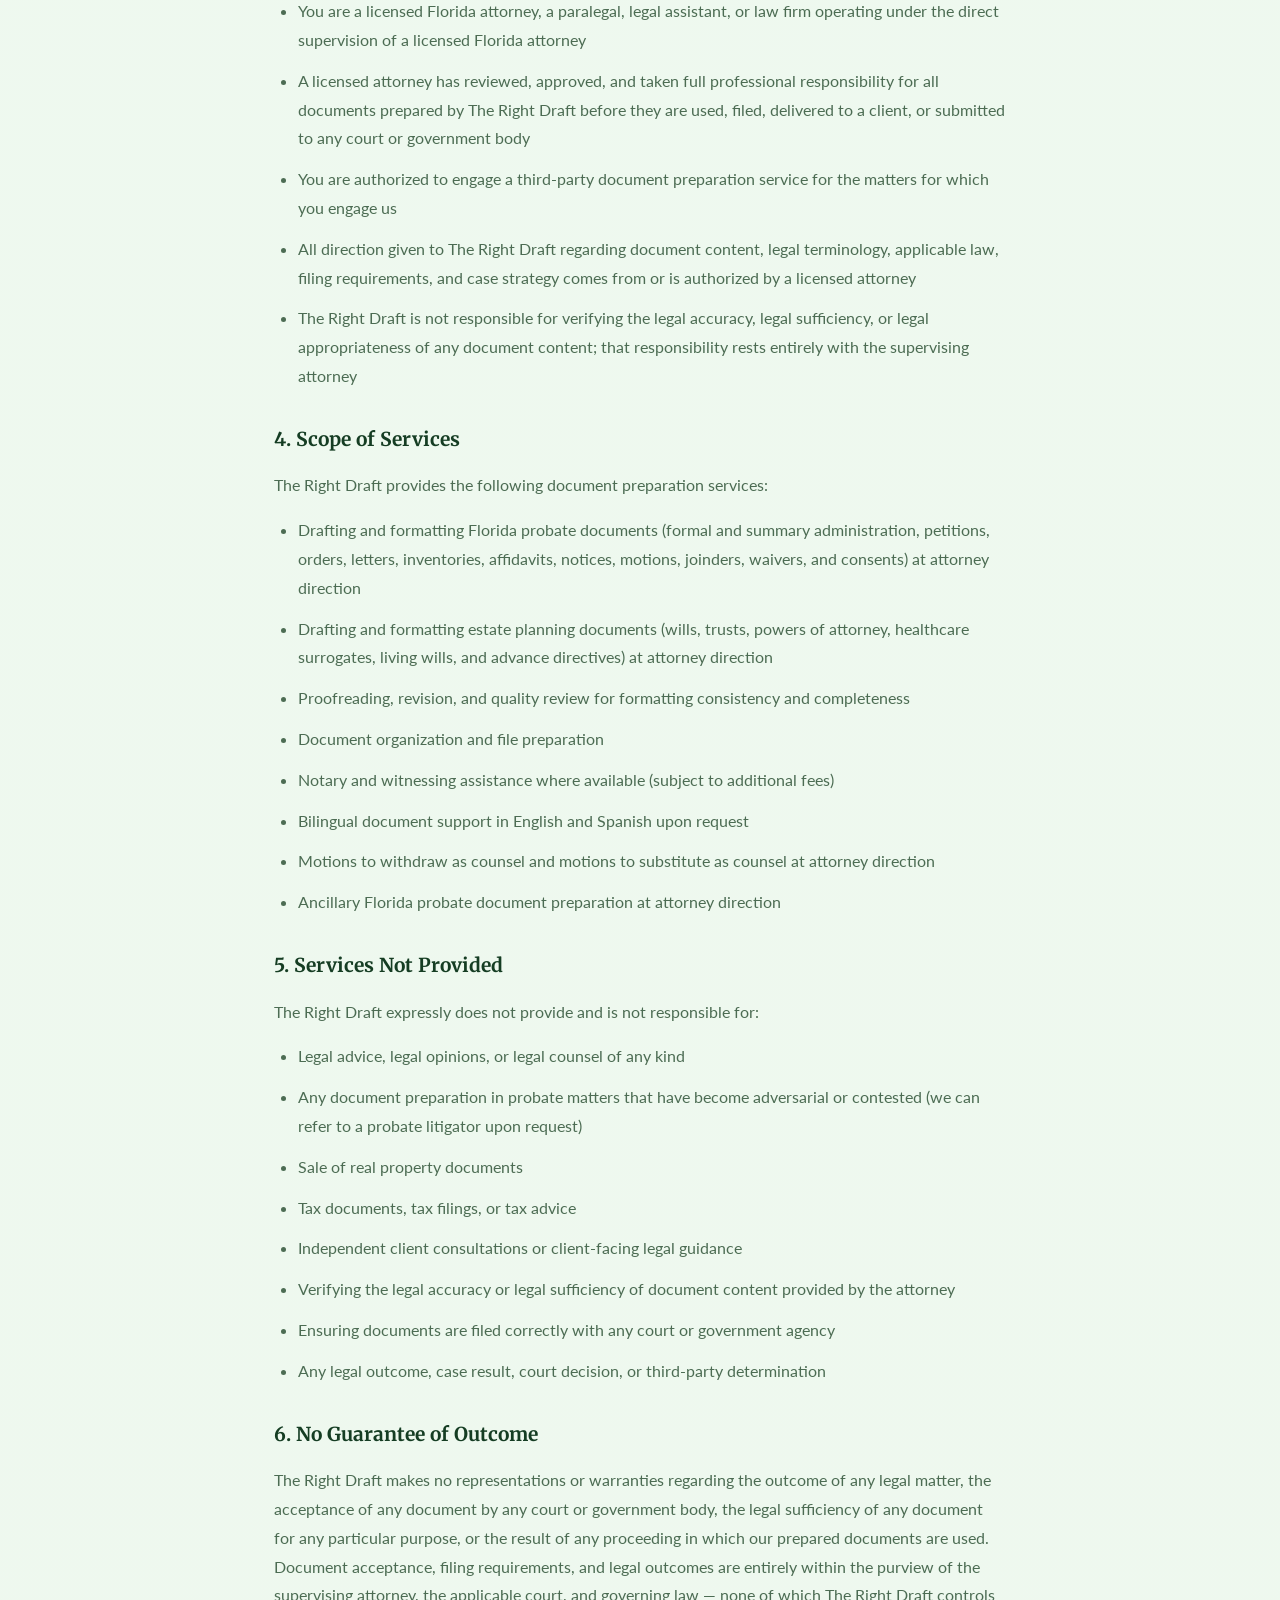
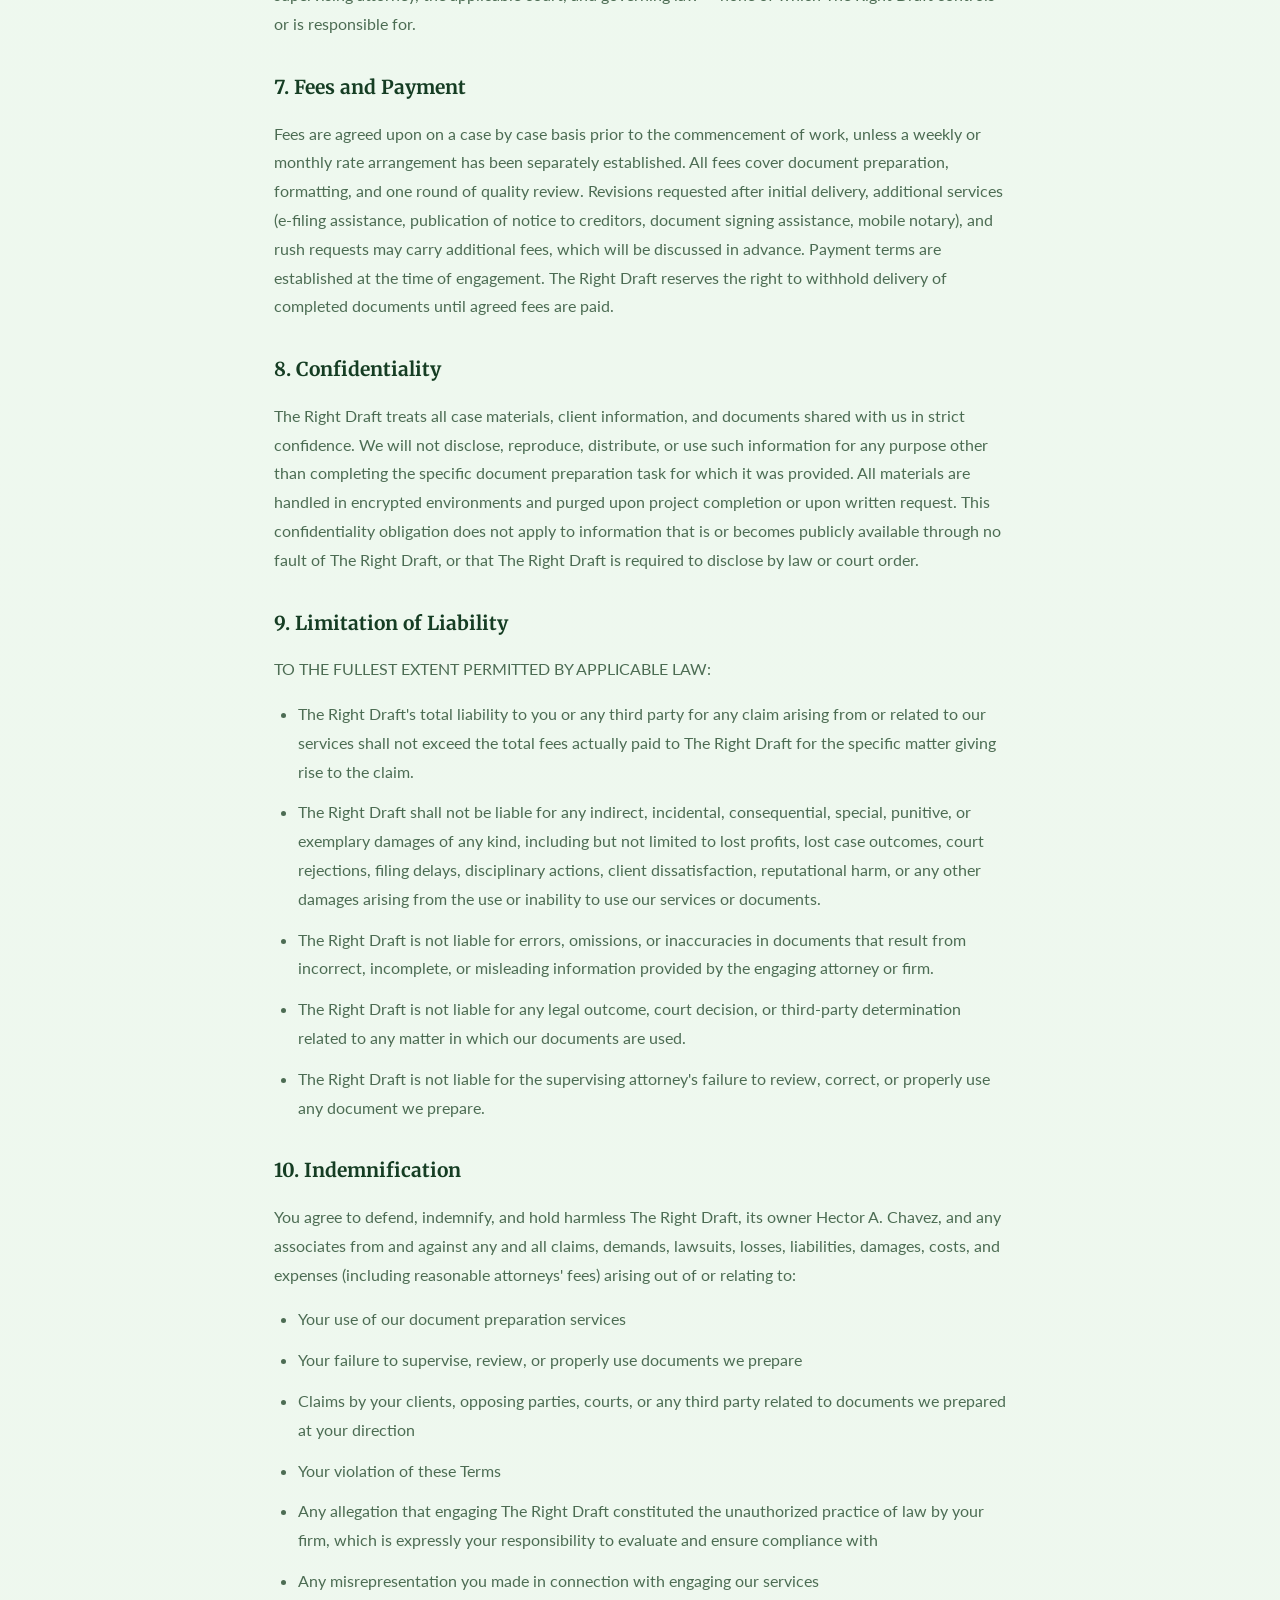
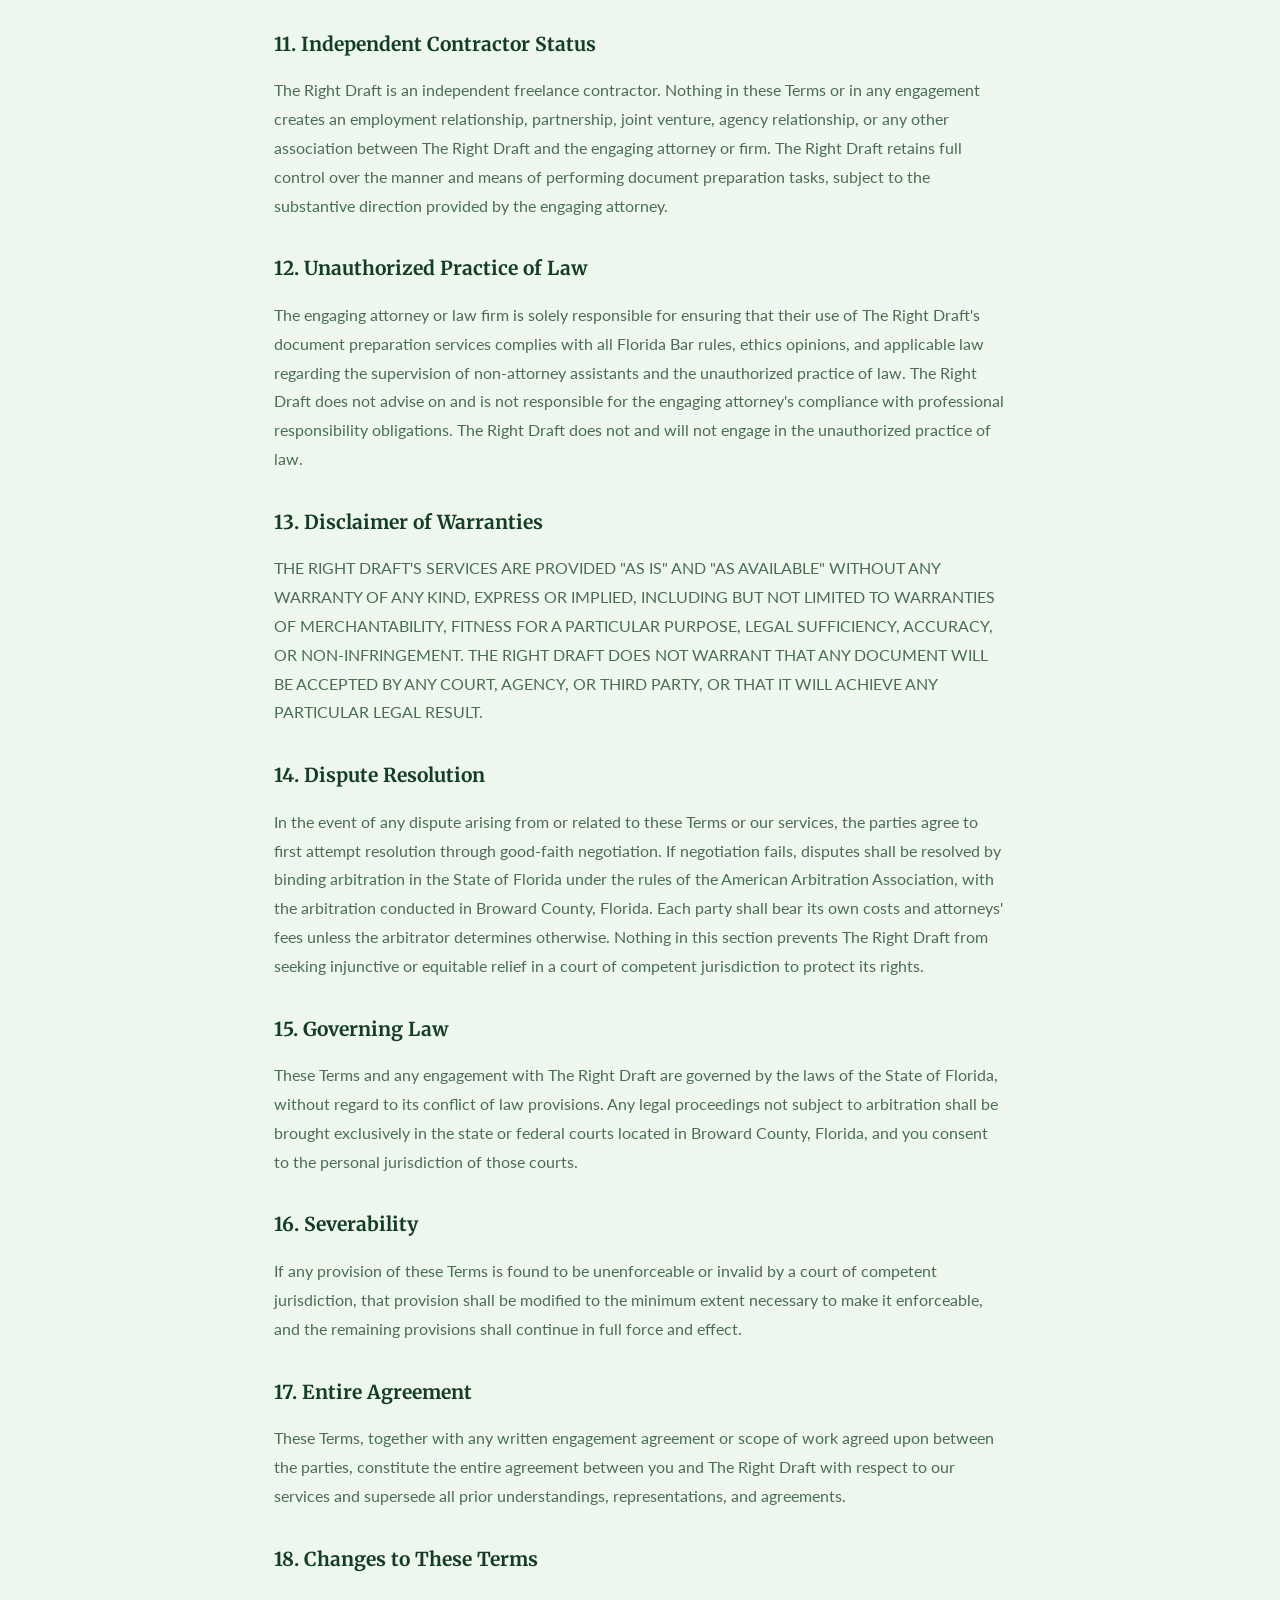
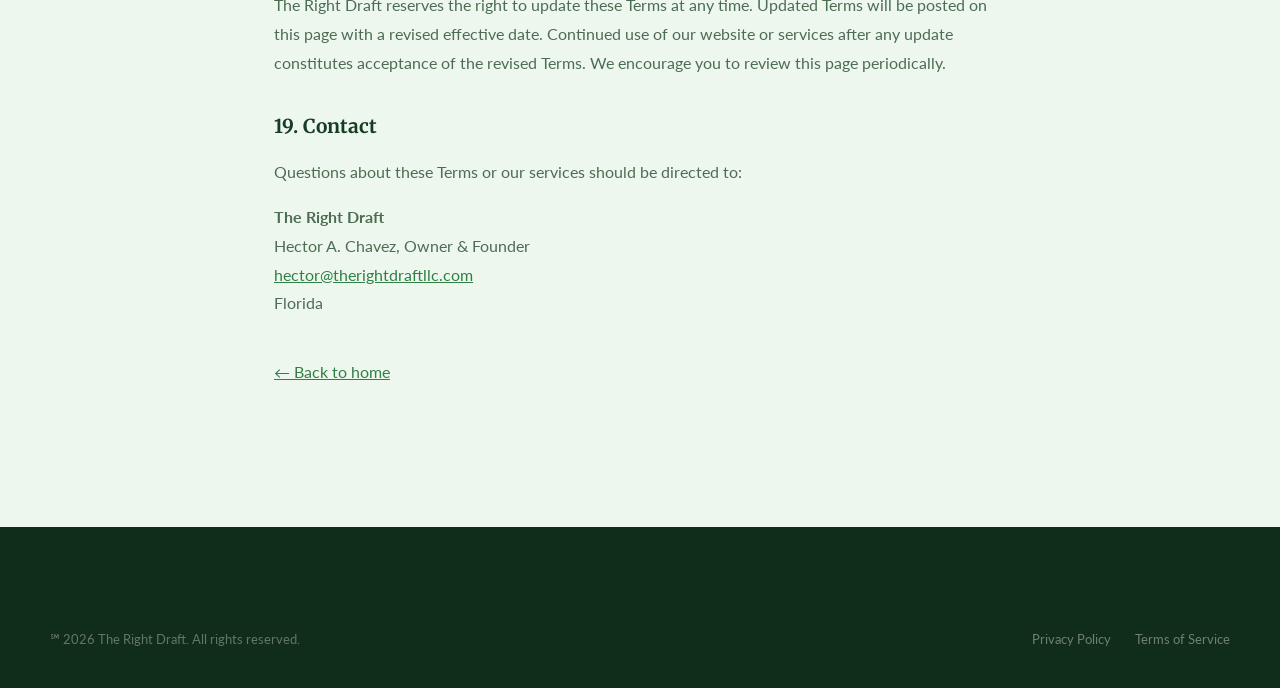
<file: terms.html>
<!DOCTYPE html>
<html lang="en">
<head>
  <meta charset="UTF-8" />
  <meta name="viewport" content="width=device-width, initial-scale=1.0" />
  <title>Terms of Service | The Right Draft</title>
  <meta name="description" content="Terms of Service for The Right Draft — Florida probate and estate planning legal document preparation." />
  <meta name="robots" content="noindex, follow" />
  <link rel="icon" type="image/svg+xml" href="favicon.svg" />
  <link rel="apple-touch-icon" href="images/apple-touch-icon.png" />
  <link href="https://fonts.googleapis.com/css2?family=Cinzel:wght@400;600;700&family=Lato:wght@400;700;900&family=Merriweather:wght@400;700;900&display=swap" rel="stylesheet">
  <link rel="stylesheet" href="styles.css" />
  <style>
    .legal-page { max-width: 780px; margin: 0 auto; padding: 4rem 1.5rem 6rem; }
    .legal-page h1 { font-size: clamp(1.8rem, 3vw, 2.4rem); margin-bottom: 0.5rem; }
    .legal-page .effective { color: var(--muted); font-size: 0.9rem; margin-bottom: 2.5rem; }
    .legal-page h2 { font-size: 1.2rem; margin: 2rem 0 0.75rem; }
    .legal-page p, .legal-page li { color: var(--muted); line-height: 1.8; margin-bottom: 0.75rem; }
    .legal-page ul { padding-left: 1.5rem; }
    .legal-page a { color: var(--accent); text-decoration: underline; }
    .legal-disclaimer {
      background: rgba(31,92,63,0.06);
      border-left: 3px solid var(--accent);
      border-radius: 0 var(--radius-sm) var(--radius-sm) 0;
      padding: 1rem 1.25rem;
      margin: 1.5rem 0;
    }
    .legal-disclaimer p { margin: 0; font-weight: 600; color: var(--text) !important; }
    .legal-warning {
      background: rgba(200,168,75,0.08);
      border-left: 3px solid #C8A84B;
      border-radius: 0 var(--radius-sm) var(--radius-sm) 0;
      padding: 1rem 1.25rem;
      margin: 1.5rem 0;
    }
    .legal-warning p { margin: 0; color: var(--text) !important; font-style: italic; }
  </style>
</head>
<body>
  <header class="site-header">
    <div class="container header-inner">
      <a href="/" class="brand">
        <img src="images/logo.svg" alt="The Right Draft" class="logo-mark" width="68" height="68" />
        <div>
          <p class="eyebrow brand-name">The Right Draft</p>
          <h1>"Never rough drafts, just The Right Draft."</h1>
        </div>
      </a>
    </div>
  </header>

  <main>
    <div class="legal-page">
      <p class="eyebrow" style="margin-bottom:0.5rem;">Legal</p>
      <h1>Terms of Service</h1>
      <p class="effective">Effective date: June 1, 2026 &nbsp;|&nbsp; Last updated: June 13, 2026</p>

      <div class="legal-disclaimer">
        <p>IMPORTANT NOTICE: The Right Draft is an independent freelance legal document preparation service. We are NOT a law firm. We are NOT licensed attorneys. We do NOT provide legal advice, legal counsel, legal opinions, or legal representation of any kind, to any party, under any circumstances. All services are strictly limited to document preparation and formatting under the express direction and supervision of a licensed Florida attorney.</p>
      </div>

      <p>These Terms of Service ("Terms") govern your access to and use of the website therightdraftllc.com and any document preparation services provided by The Right Draft ("The Right Draft," "we," "us," or "our"), operated by Hector A. Chavez. By accessing our website or engaging our services in any capacity, you agree to be bound by these Terms in their entirety. If you do not agree to these Terms, do not use this website or engage our services.</p>

      <h2>1. Nature of Services — Document Preparation Only</h2>

      <div class="legal-warning">
        <p>The Right Draft provides document preparation services only. We are not a law firm. We are not attorneys. Nothing we do, say, write, draft, suggest, format, or deliver constitutes the practice of law or legal advice of any kind. The Right Draft does not and cannot represent any party in any legal matter.</p>
      </div>

      <p>The Right Draft prepares, formats, proofreads, revises, and organizes legal documents for probate and estate planning matters exclusively at the specific written or verbal direction of the engaging licensed attorney or law firm. Every document produced by The Right Draft is the work product of the supervising attorney's direction and must be reviewed, approved, and taken responsibility for by that licensed attorney before any use, filing, or delivery to a client or court.</p>

      <p>The Right Draft operates as an independent freelance document preparation contractor — a middleman between the supervising attorney and the completed document. We take direction; we do not make legal decisions. We do not advise attorneys on what documents to prepare, what legal strategy to pursue, what filings to make, or how to handle any legal matter. Any interpretation of law, legal procedure, or legal rights is solely the responsibility of the supervising licensed attorney.</p>

      <h2>2. No Attorney-Client Relationship</h2>
      <p>No attorney-client relationship is created between The Right Draft and any person or entity — including the engaging attorney, their firm, or their clients — under any circumstances. Engaging The Right Draft for document preparation does not create any professional, fiduciary, or legal duty beyond the specific document preparation task agreed upon. The Right Draft owes no duty of care to the underlying clients of the engaging attorney or firm.</p>

      <h2>3. Attorney Responsibility and Supervision</h2>
      <p>By engaging The Right Draft, you represent and warrant that:</p>
      <ul>
        <li>You are a licensed Florida attorney, a paralegal, legal assistant, or law firm operating under the direct supervision of a licensed Florida attorney</li>
        <li>A licensed attorney has reviewed, approved, and taken full professional responsibility for all documents prepared by The Right Draft before they are used, filed, delivered to a client, or submitted to any court or government body</li>
        <li>You are authorized to engage a third-party document preparation service for the matters for which you engage us</li>
        <li>All direction given to The Right Draft regarding document content, legal terminology, applicable law, filing requirements, and case strategy comes from or is authorized by a licensed attorney</li>
        <li>The Right Draft is not responsible for verifying the legal accuracy, legal sufficiency, or legal appropriateness of any document content; that responsibility rests entirely with the supervising attorney</li>
      </ul>

      <h2>4. Scope of Services</h2>
      <p>The Right Draft provides the following document preparation services:</p>
      <ul>
        <li>Drafting and formatting Florida probate documents (formal and summary administration, petitions, orders, letters, inventories, affidavits, notices, motions, joinders, waivers, and consents) at attorney direction</li>
        <li>Drafting and formatting estate planning documents (wills, trusts, powers of attorney, healthcare surrogates, living wills, and advance directives) at attorney direction</li>
        <li>Proofreading, revision, and quality review for formatting consistency and completeness</li>
        <li>Document organization and file preparation</li>
        <li>Notary and witnessing assistance where available (subject to additional fees)</li>
        <li>Bilingual document support in English and Spanish upon request</li>
        <li>Motions to withdraw as counsel and motions to substitute as counsel at attorney direction</li>
        <li>Ancillary Florida probate document preparation at attorney direction</li>
      </ul>

      <h2>5. Services Not Provided</h2>
      <p>The Right Draft expressly does not provide and is not responsible for:</p>
      <ul>
        <li>Legal advice, legal opinions, or legal counsel of any kind</li>
        <li>Any document preparation in probate matters that have become adversarial or contested (we can refer to a probate litigator upon request)</li>
        <li>Sale of real property documents</li>
        <li>Tax documents, tax filings, or tax advice</li>
        <li>Independent client consultations or client-facing legal guidance</li>
        <li>Verifying the legal accuracy or legal sufficiency of document content provided by the attorney</li>
        <li>Ensuring documents are filed correctly with any court or government agency</li>
        <li>Any legal outcome, case result, court decision, or third-party determination</li>
      </ul>

      <h2>6. No Guarantee of Outcome</h2>
      <p>The Right Draft makes no representations or warranties regarding the outcome of any legal matter, the acceptance of any document by any court or government body, the legal sufficiency of any document for any particular purpose, or the result of any proceeding in which our prepared documents are used. Document acceptance, filing requirements, and legal outcomes are entirely within the purview of the supervising attorney, the applicable court, and governing law — none of which The Right Draft controls or is responsible for.</p>

      <h2>7. Fees and Payment</h2>
      <p>Fees are agreed upon on a case by case basis prior to the commencement of work, unless a weekly or monthly rate arrangement has been separately established. All fees cover document preparation, formatting, and one round of quality review. Revisions requested after initial delivery, additional services (e-filing assistance, publication of notice to creditors, document signing assistance, mobile notary), and rush requests may carry additional fees, which will be discussed in advance. Payment terms are established at the time of engagement. The Right Draft reserves the right to withhold delivery of completed documents until agreed fees are paid.</p>

      <h2>8. Confidentiality</h2>
      <p>The Right Draft treats all case materials, client information, and documents shared with us in strict confidence. We will not disclose, reproduce, distribute, or use such information for any purpose other than completing the specific document preparation task for which it was provided. All materials are handled in encrypted environments and purged upon project completion or upon written request. This confidentiality obligation does not apply to information that is or becomes publicly available through no fault of The Right Draft, or that The Right Draft is required to disclose by law or court order.</p>

      <h2>9. Limitation of Liability</h2>
      <p>TO THE FULLEST EXTENT PERMITTED BY APPLICABLE LAW:</p>
      <ul>
        <li>The Right Draft's total liability to you or any third party for any claim arising from or related to our services shall not exceed the total fees actually paid to The Right Draft for the specific matter giving rise to the claim.</li>
        <li>The Right Draft shall not be liable for any indirect, incidental, consequential, special, punitive, or exemplary damages of any kind, including but not limited to lost profits, lost case outcomes, court rejections, filing delays, disciplinary actions, client dissatisfaction, reputational harm, or any other damages arising from the use or inability to use our services or documents.</li>
        <li>The Right Draft is not liable for errors, omissions, or inaccuracies in documents that result from incorrect, incomplete, or misleading information provided by the engaging attorney or firm.</li>
        <li>The Right Draft is not liable for any legal outcome, court decision, or third-party determination related to any matter in which our documents are used.</li>
        <li>The Right Draft is not liable for the supervising attorney's failure to review, correct, or properly use any document we prepare.</li>
      </ul>

      <h2>10. Indemnification</h2>
      <p>You agree to defend, indemnify, and hold harmless The Right Draft, its owner Hector A. Chavez, and any associates from and against any and all claims, demands, lawsuits, losses, liabilities, damages, costs, and expenses (including reasonable attorneys' fees) arising out of or relating to:</p>
      <ul>
        <li>Your use of our document preparation services</li>
        <li>Your failure to supervise, review, or properly use documents we prepare</li>
        <li>Claims by your clients, opposing parties, courts, or any third party related to documents we prepared at your direction</li>
        <li>Your violation of these Terms</li>
        <li>Any allegation that engaging The Right Draft constituted the unauthorized practice of law by your firm, which is expressly your responsibility to evaluate and ensure compliance with</li>
        <li>Any misrepresentation you made in connection with engaging our services</li>
      </ul>

      <h2>11. Independent Contractor Status</h2>
      <p>The Right Draft is an independent freelance contractor. Nothing in these Terms or in any engagement creates an employment relationship, partnership, joint venture, agency relationship, or any other association between The Right Draft and the engaging attorney or firm. The Right Draft retains full control over the manner and means of performing document preparation tasks, subject to the substantive direction provided by the engaging attorney.</p>

      <h2>12. Unauthorized Practice of Law</h2>
      <p>The engaging attorney or law firm is solely responsible for ensuring that their use of The Right Draft's document preparation services complies with all Florida Bar rules, ethics opinions, and applicable law regarding the supervision of non-attorney assistants and the unauthorized practice of law. The Right Draft does not advise on and is not responsible for the engaging attorney's compliance with professional responsibility obligations. The Right Draft does not and will not engage in the unauthorized practice of law.</p>

      <h2>13. Disclaimer of Warranties</h2>
      <p>THE RIGHT DRAFT'S SERVICES ARE PROVIDED "AS IS" AND "AS AVAILABLE" WITHOUT ANY WARRANTY OF ANY KIND, EXPRESS OR IMPLIED, INCLUDING BUT NOT LIMITED TO WARRANTIES OF MERCHANTABILITY, FITNESS FOR A PARTICULAR PURPOSE, LEGAL SUFFICIENCY, ACCURACY, OR NON-INFRINGEMENT. THE RIGHT DRAFT DOES NOT WARRANT THAT ANY DOCUMENT WILL BE ACCEPTED BY ANY COURT, AGENCY, OR THIRD PARTY, OR THAT IT WILL ACHIEVE ANY PARTICULAR LEGAL RESULT.</p>

      <h2>14. Dispute Resolution</h2>
      <p>In the event of any dispute arising from or related to these Terms or our services, the parties agree to first attempt resolution through good-faith negotiation. If negotiation fails, disputes shall be resolved by binding arbitration in the State of Florida under the rules of the American Arbitration Association, with the arbitration conducted in Broward County, Florida. Each party shall bear its own costs and attorneys' fees unless the arbitrator determines otherwise. Nothing in this section prevents The Right Draft from seeking injunctive or equitable relief in a court of competent jurisdiction to protect its rights.</p>

      <h2>15. Governing Law</h2>
      <p>These Terms and any engagement with The Right Draft are governed by the laws of the State of Florida, without regard to its conflict of law provisions. Any legal proceedings not subject to arbitration shall be brought exclusively in the state or federal courts located in Broward County, Florida, and you consent to the personal jurisdiction of those courts.</p>

      <h2>16. Severability</h2>
      <p>If any provision of these Terms is found to be unenforceable or invalid by a court of competent jurisdiction, that provision shall be modified to the minimum extent necessary to make it enforceable, and the remaining provisions shall continue in full force and effect.</p>

      <h2>17. Entire Agreement</h2>
      <p>These Terms, together with any written engagement agreement or scope of work agreed upon between the parties, constitute the entire agreement between you and The Right Draft with respect to our services and supersede all prior understandings, representations, and agreements.</p>

      <h2>18. Changes to These Terms</h2>
      <p>The Right Draft reserves the right to update these Terms at any time. Updated Terms will be posted on this page with a revised effective date. Continued use of our website or services after any update constitutes acceptance of the revised Terms. We encourage you to review this page periodically.</p>

      <h2>19. Contact</h2>
      <p>Questions about these Terms or our services should be directed to:</p>
      <p><strong>The Right Draft</strong><br>
      Hector A. Chavez, Owner &amp; Founder<br>
      <a href="mailto:hector@therightdraftllc.com">hector@therightdraftllc.com</a><br>
      Florida</p>

      <p style="margin-top:2.5rem;"><a href="/">&larr; Back to home</a></p>
    </div>
  </main>

  <footer class="site-footer">
    <div class="container">
      <div class="footer-bottom" style="border-top:none; padding: 1.5rem 0;">
        <p>&#8480; 2026 The Right Draft. All rights reserved.</p>
        <div class="footer-legal-links">
          <a href="/privacy">Privacy Policy</a>
          <a href="/terms">Terms of Service</a>
        </div>
      </div>
    </div>
  </footer>
</body>
</html>
</file>
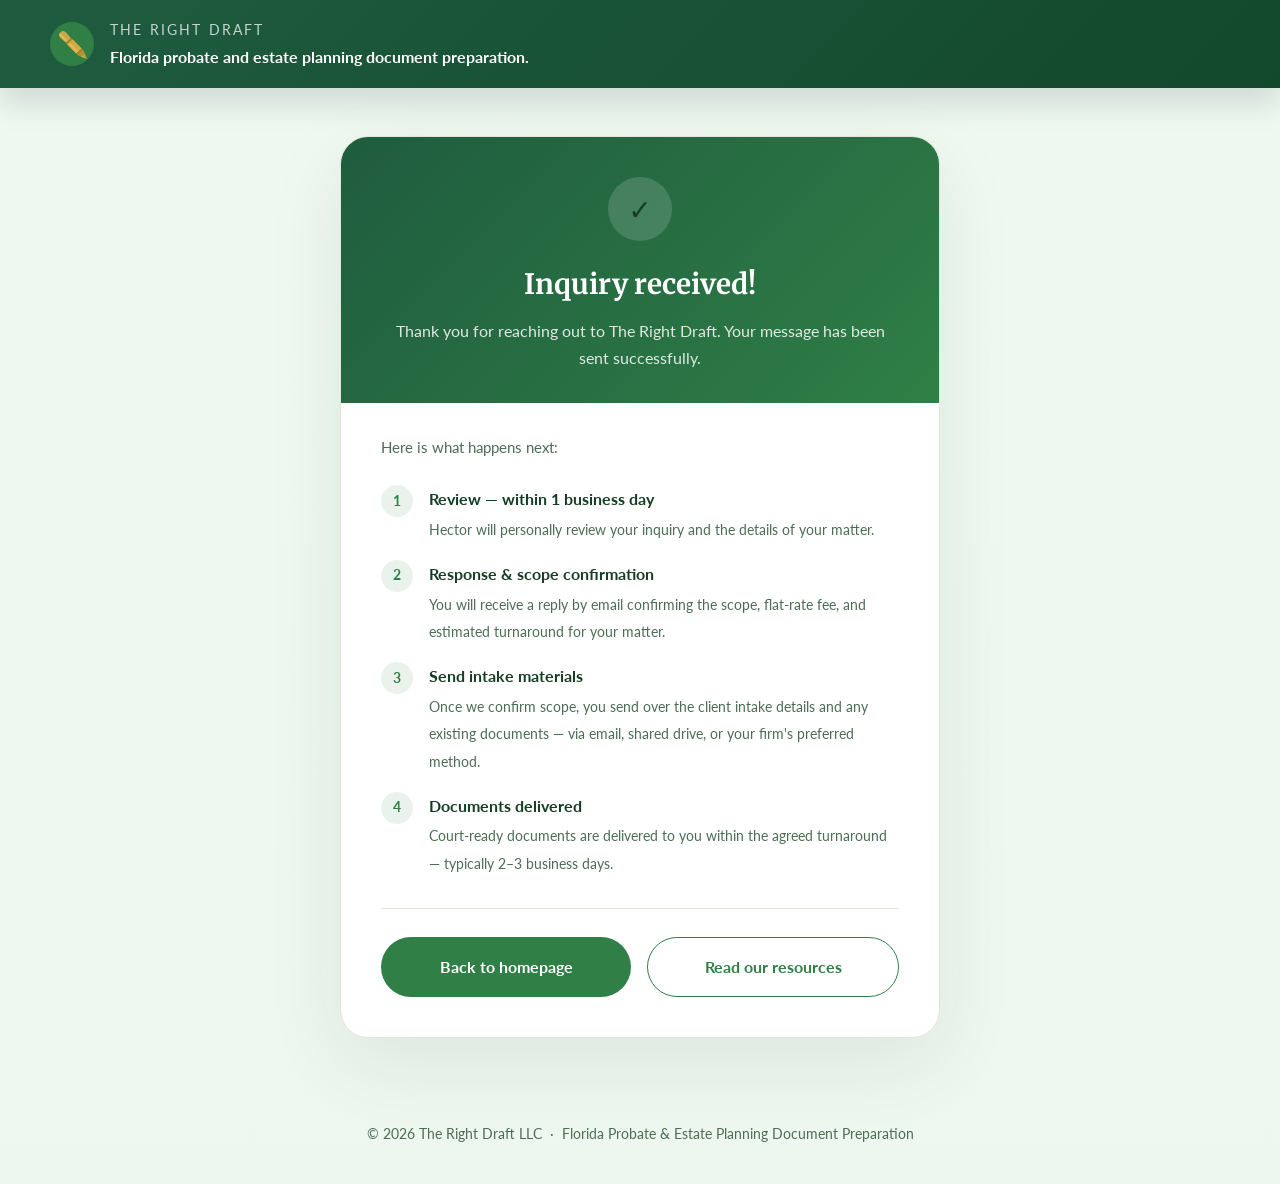
<file: thank-you.html>
<!DOCTYPE html>
<html lang="en">
<head>
  <meta charset="UTF-8" />
  <meta name="viewport" content="width=device-width, initial-scale=1.0" />
  <title>Inquiry Received | The Right Draft LLC</title>
  <meta name="robots" content="noindex, nofollow" />
  <link rel="icon" type="image/svg+xml" href="favicon.svg" />
  <link href="https://fonts.googleapis.com/css2?family=Lato:wght@400;700;900&family=Merriweather:wght@400;700;900&display=swap" rel="stylesheet">
  <link rel="stylesheet" href="styles.css" />
  <!-- Google Analytics GA4 -->
  <script async src="https://www.googletagmanager.com/gtag/js?id=G-16GF5QHJJG"></script>
  <script>
    window.dataLayer = window.dataLayer || [];
    function gtag(){dataLayer.push(arguments);}
    gtag('js', new Date());
    gtag('config', 'G-16GF5QHJJG');
    // Track form conversion
    gtag('event', 'generate_lead', { event_category: 'contact', event_label: 'inquiry_form' });
  </script>
  <style>
    .ty-page {
      min-height: 100vh;
      display: flex;
      flex-direction: column;
      background: linear-gradient(180deg, #eef9ef 0%, #eef7ee 100%);
    }
    .ty-header {
      background: linear-gradient(135deg, #1f5c3f 0%, #12482c 100%);
      padding: 1.15rem 0;
      box-shadow: 0 14px 32px rgba(15, 22, 47, 0.14);
    }
    .ty-header-inner {
      display: flex;
      align-items: center;
      gap: 1rem;
    }
    .ty-header .eyebrow { color: rgba(255,255,255,0.75); margin: 0; }
    .ty-header p.brand-name { margin: 0; font-size: 1rem; font-weight: 700; color: white; }

    .ty-main {
      flex: 1;
      display: grid;
      place-items: center;
      padding: 3rem 1rem;
    }
    .ty-card {
      background: white;
      border: 1px solid var(--border);
      box-shadow: var(--shadow);
      border-radius: var(--radius);
      max-width: 600px;
      width: 100%;
      overflow: hidden;
    }
    .ty-card-top {
      background: linear-gradient(135deg, #1f5c3f 0%, #2f7f46 100%);
      padding: 2.5rem 2.5rem 2rem;
      text-align: center;
    }
    .ty-check {
      width: 64px;
      height: 64px;
      background: rgba(255,255,255,0.15);
      border-radius: 50%;
      display: grid;
      place-items: center;
      margin: 0 auto 1.25rem;
      font-size: 1.75rem;
    }
    .ty-card-top h1 {
      color: white;
      margin: 0 0 0.5rem;
      font-size: 1.75rem;
    }
    .ty-card-top p {
      color: rgba(255,255,255,0.85);
      margin: 0;
      font-size: 1rem;
    }
    .ty-card-body {
      padding: 2rem 2.5rem 2.5rem;
    }
    .ty-steps {
      list-style: none;
      padding: 0;
      margin: 0 0 2rem;
      display: grid;
      gap: 1.1rem;
    }
    .ty-step {
      display: flex;
      gap: 1rem;
      align-items: flex-start;
    }
    .ty-step-num {
      width: 32px;
      height: 32px;
      border-radius: 50%;
      background: rgba(47,127,70,0.1);
      color: var(--accent);
      font-weight: 700;
      font-size: 0.85rem;
      display: grid;
      place-items: center;
      flex-shrink: 0;
    }
    .ty-step-text strong {
      display: block;
      color: var(--text);
      margin-bottom: 0.15rem;
    }
    .ty-step-text span {
      color: var(--muted);
      font-size: 0.9rem;
    }
    .ty-divider {
      border: none;
      border-top: 1px solid var(--border);
      margin: 0 0 1.75rem;
    }
    .ty-actions {
      display: flex;
      gap: 1rem;
      flex-wrap: wrap;
    }
    .ty-actions .button {
      flex: 1;
      min-width: 140px;
    }
    .ty-footer {
      padding: 1.5rem 0;
      text-align: center;
      color: var(--muted);
      font-size: 0.85rem;
    }
  </style>
</head>
<body class="ty-page">

  <header class="ty-header">
    <div class="container ty-header-inner">
      <img src="images/logo.svg" alt="The Right Draft LLC" width="44" height="44" />
      <div>
        <p class="eyebrow">The Right Draft</p>
        <p class="brand-name">Florida probate and estate planning document preparation.</p>
      </div>
    </div>
  </header>

  <main class="ty-main">
    <div class="ty-card">
      <div class="ty-card-top">
        <div class="ty-check">&#10003;</div>
        <h1>Inquiry received!</h1>
        <p>Thank you for reaching out to The Right Draft. Your message has been sent successfully.</p>
      </div>

      <div class="ty-card-body">
        <p style="color:var(--muted);margin:0 0 1.5rem;font-size:0.95rem;">Here is what happens next:</p>
        <ul class="ty-steps">
          <li class="ty-step">
            <div class="ty-step-num">1</div>
            <div class="ty-step-text">
              <strong>Review — within 1 business day</strong>
              <span>Hector will personally review your inquiry and the details of your matter.</span>
            </div>
          </li>
          <li class="ty-step">
            <div class="ty-step-num">2</div>
            <div class="ty-step-text">
              <strong>Response &amp; scope confirmation</strong>
              <span>You will receive a reply by email confirming the scope, flat-rate fee, and estimated turnaround for your matter.</span>
            </div>
          </li>
          <li class="ty-step">
            <div class="ty-step-num">3</div>
            <div class="ty-step-text">
              <strong>Send intake materials</strong>
              <span>Once we confirm scope, you send over the client intake details and any existing documents — via email, shared drive, or your firm's preferred method.</span>
            </div>
          </li>
          <li class="ty-step">
            <div class="ty-step-num">4</div>
            <div class="ty-step-text">
              <strong>Documents delivered</strong>
              <span>Court-ready documents are delivered to you within the agreed turnaround — typically 2–3 business days.</span>
            </div>
          </li>
        </ul>

        <hr class="ty-divider" />

        <div class="ty-actions">
          <a href="/" class="button button-primary">Back to homepage</a>
          <a href="/blog" class="button button-secondary" style="background:transparent;color:var(--accent);border:1.5px solid var(--accent);">Read our resources</a>
        </div>
      </div>
    </div>
  </main>

  <footer class="ty-footer">
    <p>&copy; 2026 The Right Draft LLC &nbsp;&middot;&nbsp; Florida Probate &amp; Estate Planning Document Preparation</p>
  </footer>

</body>
</html>
</file>
<file: styles.css>
:root {
  --bg: #eef7ee;
  --surface: #ffffff;
  --surface-alt: #f7fbf5;
  --text: #153d23;
  --muted: #4c6c53;
  --accent: #2f7f46;
  --accent-strong: #225f36;
  --border: #dfe7dd;
  --shadow: 0 24px 80px rgba(15, 41, 25, 0.08);
  --radius: 28px;
  --radius-sm: 16px;
  --max-width: 1180px;
}

* {
  box-sizing: border-box;
}

body {
  margin: 0;
  font-family: 'Lato', system-ui, -apple-system, BlinkMacSystemFont, "Segoe UI", sans-serif;
  background: linear-gradient(180deg, #eef9ef 0%, #eef7ee 100%);
  color: var(--text);
  line-height: 1.7;
}

/* Headings use a more formal serif for a professional tone */
h1, h2, h3, h4, h5 {
  font-family: 'Merriweather', Georgia, 'Times New Roman', serif;
  font-weight: 700;
}

img {
  max-width: 100%;
  display: block;
}

a {
  color: inherit;
  text-decoration: none;
}

button,
input,
textarea {
  font: inherit;
}

.container {
  width: min(100% - 2rem, var(--max-width));
  margin: 0 auto;
}

.site-header {
  background: linear-gradient(135deg, #1f5c3f 0%, #12482c 100%);
  color: white;
  padding: 1.15rem 0;
  position: sticky;
  top: 0;
  z-index: 20;
}

.header-inner {
  display: flex;
  align-items: center;
  justify-content: space-between;
  gap: 1rem;
}

.brand {
  display: flex;
  align-items: center;
  gap: 1rem;
}

.logo-mark {
  width: 68px;
  height: 68px;
  flex-shrink: 0;
}

.site-nav {
  display: flex;
  gap: 1.25rem;
  align-items: center;
}

.site-nav a {
  color: rgba(255, 255, 255, 0.88);
  font-weight: 600;
}

.site-nav a:hover {
  color: white;
}

.eyebrow {
  margin: 0 0 0.75rem;
  color: #1f5c3f;
  letter-spacing: 0.15em;
  text-transform: uppercase;
  font-size: 0.9rem;
}

/* Eyebrows on dark-background sections stay white */
.site-header .eyebrow,
.highlight-section .eyebrow {
  color: rgba(255, 255, 255, 0.88);
}

/* Header brand name uses a distinct classical font */
.site-header .eyebrow.brand-name {
  font-family: 'Cinzel', 'Trajan Pro', Georgia, serif;
  font-size: 1.3125rem;
  letter-spacing: 0.12em;
  text-transform: uppercase;
  font-weight: 600;
  color: #fff;
}

.site-header h1,
.hero-copy h2,
.section-heading h2,
.quote-card p,
.process-card h3,
.service-card h3 {
  margin: 0;
}

.site-header h1 {
  font-size: 1rem;
  font-style: italic;
  line-height: 1.4;
  max-width: 36rem;
}

.button {
  display: inline-flex;
  align-items: center;
  justify-content: center;
  border: none;
  border-radius: 999px;
  padding: 0.95rem 1.6rem;
  font-weight: 700;
  cursor: pointer;
  transition: transform 0.2s ease, background-color 0.2s ease, color 0.2s ease;
}

.button:hover {
  transform: translateY(-1px);
}

.button-primary {
  background: var(--accent);
  color: white;
}

.button-primary:hover {
  background: var(--accent-strong);
}

.button-secondary {
  background: rgba(255, 255, 255, 0.14);
  color: white;
  border: 1px solid rgba(255, 255, 255, 0.18);
}

.hero {
  display: grid;
  grid-template-columns: 1.2fr 0.9fr;
  gap: 2.5rem;
  align-items: center;
  padding: 4rem 0 2rem;
}

.hero-copy h2 {
  font-size: clamp(2.2rem, 4vw, 3.75rem);
  line-height: 1.05;
  margin-bottom: 1.2rem;
}

.hero-copy p {
  color: #425c46;
  max-width: 44rem;
}

.hero-actions {
  display: flex;
  flex-wrap: wrap;
  gap: 1rem;
  margin-top: 1.75rem;
}

.hero-image {
  position: relative;
}

.hero-panel {
  background: white;
  border: 1px solid var(--border);
  box-shadow: var(--shadow);
  border-radius: var(--radius);
  padding: 2.2rem;
}

.hero-panel img {
  width: 100%;
  border-radius: 22px;
  display: block;
  object-fit: cover;
}

.hero-caption {
  margin-top: 1rem;
  color: var(--muted);
  font-size: 0.98rem;
  line-height: 1.7;
}

.hero-panel h3 {
  margin-top: 0;
  font-size: 1.3rem;
}

.hero-panel p {
  color: var(--muted);
}

.hero-image {
  position: relative;
}

.hero-panel {
  background: white;
  border: 1px solid var(--border);
  box-shadow: var(--shadow);
  border-radius: var(--radius);
  padding: 2rem;
}

.hero-panel h3 {
  margin-top: 0;
  font-size: 1.3rem;
}

.section {
  padding: 4rem 0;
}

.section-heading {
  max-width: 42rem;
  margin-bottom: 2rem;
}

.section-heading h2 {
  font-size: clamp(2rem, 3.2vw, 2.7rem);
}

.grid {
  display: grid;
  gap: 1.75rem;
}

.two-column {
  grid-template-columns: repeat(2, minmax(0, 1fr));
}

.three-column {
  grid-template-columns: repeat(3, minmax(0, 1fr));
}

.four-column {
  grid-template-columns: repeat(4, minmax(0, 1fr));
}

.service-grid article,
.process-card,
.quote-card,
.stats-card,
.contact-form {
  background: white;
  border: 1px solid var(--border);
  border-radius: var(--radius);
  padding: 2rem;
  box-shadow: 0 18px 60px rgba(19, 47, 76, 0.05);
}

.service-card {
  position: relative;
  overflow: hidden;
}

.service-card::before {
  content: "";
  position: absolute;
  inset: 0;
  background: linear-gradient(180deg, rgba(181, 143, 44, 0.04), transparent 40%);
  pointer-events: none;
}

.service-card h3 {
  margin-bottom: 0.85rem;
  position: relative;
  z-index: 1;
}

.service-card p {
  color: var(--muted);
  position: relative;
  z-index: 1;
}

/* ── Pricing ── */
.section-subhead {
  color: var(--muted);
  margin-top: 0.5rem;
  max-width: 42rem;
}

.pricing-group {
  margin-bottom: 3rem;
}

.pricing-group-label {
  font-size: 1rem;
  text-transform: uppercase;
  letter-spacing: 0.12em;
  color: var(--muted);
  margin: 0 0 1.25rem;
  padding-bottom: 0.6rem;
  border-bottom: 1px solid var(--border);
}

.pricing-grid {
  align-items: stretch;
}

.pricing-note {
  font-size: 0.88rem;
  color: var(--muted);
  margin-top: 1.25rem;
  line-height: 1.6;
  padding: 1rem 1.25rem;
  background: rgba(31, 92, 63, 0.05);
  border-left: 3px solid var(--accent);
  border-radius: 0 var(--radius-sm) var(--radius-sm) 0;
}

.pricing-card {
  background: white;
  border: 1px solid var(--border);
  border-radius: var(--radius);
  padding: 2rem;
  box-shadow: 0 8px 32px rgba(19, 47, 76, 0.05);
  display: flex;
  flex-direction: column;
  gap: 1.25rem;
  position: relative;
  transition: transform 0.2s ease, box-shadow 0.2s ease;
}

.pricing-card:hover {
  transform: translateY(-3px);
  box-shadow: 0 16px 48px rgba(19, 47, 76, 0.10);
}

.pricing-card--featured {
  border-color: var(--accent);
  border-width: 2px;
  background: linear-gradient(180deg, rgba(47,127,70,0.04) 0%, white 50%);
}

.pricing-badge {
  position: absolute;
  top: -13px;
  left: 50%;
  transform: translateX(-50%);
  background: var(--accent);
  color: white;
  font-size: 0.75rem;
  font-weight: 700;
  letter-spacing: 0.06em;
  text-transform: uppercase;
  padding: 0.3rem 0.9rem;
  border-radius: 999px;
  white-space: nowrap;
}

.pricing-header {
  display: flex;
  flex-direction: column;
  gap: 0.4rem;
}

.pricing-type {
  font-size: 0.85rem;
  font-weight: 700;
  text-transform: uppercase;
  letter-spacing: 0.08em;
  color: var(--muted);
}

.pricing-amount {
  font-family: 'Merriweather', Georgia, serif;
  font-size: 2.6rem;
  font-weight: 900;
  color: var(--text);
  line-height: 1;
}

.pricing-amount span {
  font-size: 1rem;
  font-weight: 400;
  color: var(--muted);
  margin-left: 0.2rem;
}

.pricing-features {
  list-style: none;
  padding: 0;
  margin: 0;
  display: grid;
  gap: 0.6rem;
  flex: 1;
}

.pricing-features li {
  padding-left: 1.5rem;
  position: relative;
  color: var(--muted);
  font-size: 0.93rem;
}

.pricing-features li::before {
  content: "✓";
  position: absolute;
  left: 0;
  color: var(--accent);
  font-weight: 700;
}

.pricing-cta {
  width: 100%;
  margin-top: auto;
}

/* Add-on cards */
.pricing-addons {
  display: grid;
  gap: 1rem;
  grid-template-columns: repeat(2, 1fr);
  margin-bottom: 1.5rem;
}

.addon-card {
  background: white;
  border: 1px solid var(--border);
  border-radius: var(--radius-sm);
  padding: 1.5rem;
  display: flex;
  align-items: center;
  gap: 1.25rem;
}

.addon-icon {
  font-size: 1.6rem;
  flex-shrink: 0;
  width: 48px;
  height: 48px;
  display: grid;
  place-items: center;
  background: rgba(47,127,70,0.08);
  border-radius: 12px;
}

.addon-card strong {
  display: block;
  margin-bottom: 0.2rem;
  color: var(--text);
}

.addon-card p {
  color: var(--muted);
  font-size: 0.88rem;
  margin: 0;
}

.addon-btn {
  flex-shrink: 0;
  white-space: nowrap;
  font-size: 0.88rem;
  padding: 0.65rem 1.1rem;
  background: transparent;
  color: var(--accent);
  border: 1.5px solid var(--accent);
}

.addon-btn:hover {
  background: var(--accent);
  color: white;
}

.package-note a {
  color: var(--accent);
  text-decoration: underline;
}

/* ── Founder bio ── */
.founder-layout {
  display: grid;
  grid-template-columns: 260px 1fr;
  gap: 3.5rem;
  align-items: start;
}

.founder-photo-wrap {
  position: sticky;
  top: 100px;
}

.founder-photo {
  width: 100%;
  height: 280px;
  border-radius: var(--radius);
  display: block;
  object-fit: cover;
  object-position: top;
  box-shadow: var(--shadow);
  border: 1px solid var(--border);
}

.founder-name-card {
  background: white;
  border: 1px solid var(--border);
  border-radius: var(--radius-sm);
  padding: 1rem 1.25rem;
  margin-top: 0.5rem;
  box-shadow: 0 4px 16px rgba(19,47,76,0.06);
}

.founder-name-card strong {
  display: block;
  font-size: 1.25rem;
  color: var(--text);
  margin-bottom: 0.2rem;
}

.founder-name-card span {
  font-size: 0.95rem;
  color: var(--muted);
}

.founder-name-card .espanol {
  font-size: 0.95rem;
  color: var(--muted);
  font-style: italic;
  display: block;
}

.founder-bio p {
  color: var(--muted);
  margin-top: 0;
  margin-bottom: 1.2rem;
}

.founder-quote {
  border-left: 3px solid #C8A84B;
  margin: 1.75rem 0;
  padding: 1rem 1.5rem;
  background: rgba(200, 168, 75, 0.06);
  border-radius: 0 var(--radius-sm) var(--radius-sm) 0;
}

.founder-quote p {
  font-family: 'Merriweather', Georgia, serif;
  font-size: 1.05rem;
  font-style: italic;
  color: var(--text) !important;
  margin: 0 !important;
}

.founder-credentials {
  display: grid;
  grid-template-columns: 1fr;
  gap: 0.75rem;
  margin-top: 0.75rem;
}

.credential {
  background: white;
  border: 1px solid var(--border);
  border-radius: var(--radius-sm);
  padding: 1rem 1.25rem;
  box-shadow: 0 4px 16px rgba(19,47,76,0.04);
}

.credential-value {
  display: block;
  font-family: 'Merriweather', Georgia, serif;
  font-weight: 700;
  font-size: 1rem;
  color: var(--accent);
  margin-bottom: 0.3rem;
}

.credential-label {
  display: block;
  font-size: 0.82rem;
  color: var(--muted);
  line-height: 1.4;
}

@media (max-width: 960px) {
  .founder-layout {
    grid-template-columns: 1fr;
  }
  .founder-photo-wrap {
    position: static;
    max-width: 280px;
  }
  .founder-credentials {
    grid-template-columns: 1fr;
  }
}

/* ── Stats ── */
.stats-card {
  display: grid;
  gap: 1rem;
}

.stat {
  padding: 1.5rem;
  border-radius: var(--radius-sm);
  background: linear-gradient(180deg, rgba(181, 143, 44, 0.12), rgba(255, 255, 255, 0.95));
}

.stat span {
  display: block;
  font-size: 1.35rem;
  font-weight: 700;
  color: var(--accent);
  margin-bottom: 0.55rem;
}

.highlight-section {
  background: rgba(255, 255, 255, 0.82);
  padding-top: 4rem;
  padding-bottom: 4rem;
  border-radius: var(--radius);
  border: 1px solid var(--border);
}

.align-center {
  align-items: center;
}

.quote-card p {
  font-size: 1.1rem;
  color: var(--text);
  margin-bottom: 1.5rem;
}

.quote-card span {
  color: var(--muted);
}

.trust-list {
  margin-top: 1rem;
  border-top: 1px solid var(--border);
  padding-top: 1rem;
}

.trust-list h4 {
  margin: 0 0 0.5rem;
  font-size: 1rem;
}

.trust-list ul {
  margin: 0;
  padding: 0 0 0 1rem;
  color: var(--muted);
}

.trust-list li {
  margin-bottom: 0.45rem;
}

.checklist {
  list-style: none;
  padding: 0;
  margin: 1.5rem 0 0;
  display: grid;
  gap: 0.85rem;
}

.checklist li {
  position: relative;
  padding-left: 1.6rem;
  color: var(--muted);
}

.checklist li::before {
  content: "✓";
  position: absolute;
  left: 0;
  top: 0;
  color: var(--accent);
}

.process-grid {
  grid-template-columns: repeat(2, minmax(0, 1fr));
}

.process-card {
  padding: 1.8rem;
}

.process-card h3 {
  margin-bottom: 1rem;
}

.process-card p {
  color: var(--muted);
}

.contact-panel {
  background: rgba(47, 127, 70, 0.08);
  padding: 4rem 0;
}

.contact-grid {
  align-items: start;
  gap: 2rem;
}

.contact-details {
  list-style: none;
  padding: 0;
  margin: 1.5rem 0 0;
  color: var(--muted);
}

.contact-details li {
  margin-bottom: 0.9rem;
}

.package-note {
  margin-top: 1.5rem;
  padding: 1.5rem 1.75rem;
  border-radius: var(--radius-sm);
  background: #f4f5f9;
  border: 1px solid var(--border);
  color: var(--muted);
}

.contact-note {
  margin-top: 1rem;
  color: var(--muted);
}

.form-message {
  margin-top: 1rem;
  padding: 1rem 1.25rem;
  border-radius: 18px;
  font-weight: 600;
}

.form-message--success {
  background: rgba(181, 143, 44, 0.15);
  color: #5f481d;
}

.form-message--error {
  background: rgba(255, 77, 77, 0.12);
  color: #8c1d1d;
}

.hidden {
  display: none;
}

.contact-form label {
  display: grid;
  gap: 0.5rem;
  margin-bottom: 1rem;
  color: var(--text);
}

.contact-form input,
.contact-form textarea {
  width: 100%;
  border: 1px solid var(--border);
  border-radius: 14px;
  padding: 1rem 1.1rem;
  background: #fff;
  color: var(--text);
}

.contact-form textarea {
  resize: vertical;
}

.site-footer {
  background: #0f2d18;
  color: rgba(255,255,255,0.7);
  padding: 4rem 0 0;
  margin-top: 2rem;
}

.footer-grid {
  display: grid;
  grid-template-columns: 2fr 1fr 1fr 1.5fr;
  gap: 3rem;
  padding-bottom: 3rem;
  border-bottom: 1px solid rgba(255,255,255,0.1);
}

.footer-brand p {
  font-size: 0.9rem;
  line-height: 1.7;
  margin: 0.75rem 0 0;
  color: rgba(255,255,255,0.6);
}

.footer-bilingual {
  font-size: 0.82rem !important;
  color: rgba(200,168,75,0.85) !important;
  margin-top: 0.5rem !important;
}

.footer-logo-row {
  display: flex;
  align-items: center;
  gap: 0.75rem;
}

.footer-logo-row strong {
  font-size: 1rem;
  color: white;
  font-family: 'Merriweather', Georgia, serif;
}

.footer-col-label {
  font-size: 0.72rem;
  font-weight: 700;
  text-transform: uppercase;
  letter-spacing: 0.12em;
  color: rgba(255,255,255,0.4);
  margin: 0 0 1rem;
}

.footer-links ul {
  list-style: none;
  padding: 0;
  margin: 0;
  display: grid;
  gap: 0.6rem;
}

.footer-links a {
  color: rgba(255,255,255,0.65);
  font-size: 0.9rem;
  transition: color 0.15s;
}

.footer-links a:hover { color: white; }

.footer-contact p {
  font-size: 0.88rem;
  color: rgba(255,255,255,0.6);
  margin: 0 0 0.75rem;
  line-height: 1.6;
}

.footer-contact strong { color: rgba(255,255,255,0.9); }

.footer-cta {
  margin-top: 1rem;
  font-size: 0.88rem;
  padding: 0.7rem 1.25rem;
}

.footer-bottom {
  display: flex;
  justify-content: space-between;
  align-items: center;
  flex-wrap: wrap;
  gap: 1rem;
  padding: 1.5rem 0;
  font-size: 0.82rem;
  color: rgba(255,255,255,0.35);
}

.footer-legal-links {
  display: flex;
  gap: 1.5rem;
}

.footer-legal-links a {
  color: rgba(255,255,255,0.4);
  transition: color 0.15s;
}

.footer-legal-links a:hover { color: rgba(255,255,255,0.8); }

/* ── Section photo banner ── */
.section-photo-banner {
  display: grid;
  grid-template-columns: repeat(3, 1fr);
  gap: 1rem;
  margin-top: 2.5rem;
  border-radius: var(--radius);
  overflow: hidden;
}

.section-photo-banner picture { display: block; }

.section-photo-banner img {
  width: 100%;
  height: 220px;
  object-fit: cover;
  display: block;
  transition: transform 0.4s ease;
}

.section-photo-banner picture:hover img {
  transform: scale(1.03);
}

.section-photo-banner picture:first-child img { border-radius: var(--radius) 0 0 var(--radius); }
.section-photo-banner picture:last-child  img { border-radius: 0 var(--radius) var(--radius) 0; }

/* ── Contact options ── */
.contact-options {
  margin-top: 1.75rem;
  display: flex;
  flex-direction: column;
  gap: 0.75rem;
}

.contact-option,
.book-call-btn {
  display: flex;
  align-items: center;
  gap: 1rem;
  background: white;
  border: 1px solid var(--border);
  border-radius: var(--radius-sm);
  padding: 1rem 1.25rem;
}

.book-call-btn {
  cursor: pointer;
  transition: border-color 0.2s, box-shadow 0.2s;
  color: inherit;
  text-decoration: none;
}

.book-call-btn:hover {
  border-color: var(--accent);
  box-shadow: 0 4px 16px rgba(47,127,70,0.12);
}

.contact-option-icon {
  font-size: 1.4rem;
  width: 42px;
  height: 42px;
  display: grid;
  place-items: center;
  background: rgba(47,127,70,0.08);
  border-radius: 10px;
  flex-shrink: 0;
}

.contact-option strong,
.book-call-btn strong {
  display: block;
  font-size: 0.95rem;
  color: var(--text);
  margin-bottom: 0.15rem;
}

.contact-option span,
.book-call-btn span:last-child {
  font-size: 0.82rem;
  color: var(--muted);
}

.contact-divider {
  text-align: center;
  color: var(--muted);
  font-size: 0.85rem;
  font-weight: 600;
  letter-spacing: 0.05em;
}

/* ── FAQ ── */
.faq-list {
  display: grid;
  gap: 0.75rem;
  max-width: 860px;
}

.faq-item {
  background: white;
  border: 1px solid var(--border);
  border-radius: var(--radius-sm);
  overflow: hidden;
  transition: box-shadow 0.2s ease;
}

.faq-item[open] {
  box-shadow: 0 8px 32px rgba(19, 47, 76, 0.08);
  border-color: var(--accent);
}

.faq-question {
  display: flex;
  justify-content: space-between;
  align-items: center;
  gap: 1rem;
  padding: 1.25rem 1.5rem;
  font-family: 'Merriweather', Georgia, serif;
  font-size: 1rem;
  font-weight: 700;
  color: var(--text);
  cursor: pointer;
  list-style: none;
  user-select: none;
}

.faq-question::-webkit-details-marker { display: none; }

.faq-question::after {
  content: "+";
  font-size: 1.4rem;
  font-weight: 300;
  color: var(--accent);
  flex-shrink: 0;
  transition: transform 0.25s ease;
  line-height: 1;
}

.faq-item[open] .faq-question::after {
  transform: rotate(45deg);
}

.faq-answer {
  padding: 0 1.5rem 1.25rem;
  border-top: 1px solid var(--border);
}

.faq-answer p {
  color: var(--muted);
  margin: 1rem 0 0;
  line-height: 1.75;
}

.faq-answer a {
  color: var(--accent);
  text-decoration: underline;
}

/* ── Testimonials ── */
.testimonials-section {
  background: linear-gradient(180deg, rgba(47,127,70,0.06) 0%, transparent 100%);
  border-radius: var(--radius);
  padding: 4rem 2rem;
}

.testimonials-grid {
  align-items: stretch;
}

.testimonial-card {
  background: white;
  border: 1px solid var(--border);
  border-radius: var(--radius);
  padding: 2rem;
  box-shadow: 0 8px 32px rgba(19, 47, 76, 0.06);
  display: flex;
  flex-direction: column;
  gap: 1.25rem;
  transition: transform 0.2s ease, box-shadow 0.2s ease;
}

.testimonial-card:hover {
  transform: translateY(-3px);
  box-shadow: 0 16px 48px rgba(19, 47, 76, 0.10);
}

.testimonial-card--featured {
  border-color: var(--accent);
  border-width: 2px;
  background: linear-gradient(180deg, rgba(47,127,70,0.04) 0%, white 60%);
}

.testimonial-stars {
  color: #C8A84B;
  font-size: 1.1rem;
  letter-spacing: 2px;
}

.testimonial-card blockquote {
  margin: 0;
  flex: 1;
}

.testimonial-card blockquote p {
  color: var(--text);
  font-size: 0.97rem;
  line-height: 1.75;
  margin: 0;
  font-style: italic;
}

.testimonial-card blockquote p::before { content: "\201C"; }
.testimonial-card blockquote p::after  { content: "\201D"; }

.testimonial-author {
  display: flex;
  align-items: center;
  gap: 0.85rem;
  border-top: 1px solid var(--border);
  padding-top: 1.1rem;
  margin: 0;
}

.testimonial-avatar {
  width: 42px;
  height: 42px;
  border-radius: 50%;
  background: linear-gradient(135deg, #2f7f46, #7bb270);
  color: white;
  font-size: 0.75rem;
  font-weight: 700;
  display: grid;
  place-items: center;
  flex-shrink: 0;
  letter-spacing: 0.5px;
}

.testimonial-author strong {
  display: block;
  font-size: 0.95rem;
  color: var(--text);
}

.testimonial-author span {
  display: block;
  font-size: 0.82rem;
  color: var(--muted);
  margin-top: 0.15rem;
}

/* ── Hamburger button ── */
.hamburger {
  display: none;
  flex-direction: column;
  justify-content: center;
  gap: 5px;
  width: 40px;
  height: 40px;
  padding: 6px;
  background: transparent;
  border: none;
  cursor: pointer;
  border-radius: 8px;
  transition: background 0.2s;
}

.hamburger:hover {
  background: rgba(255,255,255,0.1);
}

.hamburger span {
  display: block;
  width: 100%;
  height: 2px;
  background: white;
  border-radius: 2px;
  transition: transform 0.3s ease, opacity 0.3s ease;
  transform-origin: center;
}

/* Animate to X when open */
.hamburger.is-open span:nth-child(1) {
  transform: translateY(7px) rotate(45deg);
}
.hamburger.is-open span:nth-child(2) {
  opacity: 0;
  transform: scaleX(0);
}
.hamburger.is-open span:nth-child(3) {
  transform: translateY(-7px) rotate(-45deg);
}

.header-right {
  display: flex;
  align-items: center;
  gap: 0.75rem;
}

/* Hide mobile-only CTA inside nav on desktop */
.nav-cta-mobile {
  display: none;
}

/* ══════════════════════════════════════════
   RESPONSIVE — 960px (tablet / landscape phone)
   ══════════════════════════════════════════ */
@media (max-width: 960px) {
  /* Collapse all multi-column grids */
  .hero,
  .two-column,
  .three-column,
  .four-column,
  .process-grid,
  .contact-grid,
  .pricing-addons {
    grid-template-columns: 1fr;
  }

  /* Section spacing */
  .section {
    padding: 3rem 0;
  }

  .testimonials-section {
    padding: 3rem 1.25rem;
  }

  /* Header layout */
  .header-inner {
    flex-wrap: wrap;
    align-items: center;
  }

  .hamburger {
    display: flex;
  }

  .header-cta {
    display: none;
  }

  /* Reduce logo slightly */
  .logo-mark {
    width: 54px;
    height: 54px;
  }

  /* Nav drawer */
  .site-nav {
    display: none;
    flex-direction: column;
    align-items: stretch;
    gap: 0;
    width: 100%;
    order: 3;
    background: #12482c;
    border-radius: 16px;
    padding: 1rem;
    margin-top: 0.5rem;
    box-shadow: 0 12px 32px rgba(0,0,0,0.18);
  }

  .site-nav.is-open {
    display: flex;
  }

  .site-nav a {
    padding: 0.85rem 1rem;
    border-radius: 10px;
    font-size: 1rem;
    transition: background 0.15s;
  }

  .site-nav a:hover {
    background: rgba(255,255,255,0.08);
  }

  /* Show mobile CTA inside nav drawer */
  .nav-cta-mobile {
    display: flex;
    margin-top: 0.5rem;
    width: 100%;
    justify-content: center;
  }

  /* Founder credentials: 2-col on tablet */
  .founder-credentials {
    grid-template-columns: repeat(2, 1fr);
  }

  /* Testimonials: 2-col → already collapses via three-column above */

  /* Addon card: stack content vertically */
  .addon-card {
    flex-direction: column;
    align-items: flex-start;
    gap: 1rem;
  }

  .addon-btn {
    width: 100%;
    text-align: center;
  }

  /* Footer: 2-col with brand spanning full width */
  .footer-grid {
    grid-template-columns: 1fr 1fr;
    gap: 2rem;
  }

  .footer-brand {
    grid-column: 1 / -1;
  }

  /* Photo banner: single column */
  .section-photo-banner {
    grid-template-columns: 1fr;
  }

  .section-photo-banner img {
    height: 200px;
    border-radius: 0 !important;
  }

  .section-photo-banner picture:first-child img {
    border-radius: var(--radius) var(--radius) 0 0 !important;
  }

  .section-photo-banner picture:last-child img {
    border-radius: 0 0 var(--radius) var(--radius) !important;
  }
}

/* ══════════════════════════════════════════
   RESPONSIVE — 680px (phones portrait)
   ══════════════════════════════════════════ */
@media (max-width: 680px) {
  .container {
    width: min(100% - 1.25rem, var(--max-width));
  }

  /* Section spacing */
  .section {
    padding: 2.5rem 0;
  }

  .testimonials-section {
    padding: 2.5rem 0.75rem;
  }

  /* Header: compact on small phones */
  .site-header {
    padding: 0.85rem 0;
  }

  .logo-mark {
    width: 44px;
    height: 44px;
  }

  .site-header .eyebrow.brand-name {
    font-size: 1.05rem;
  }

  /* Shrink motto on small screens */
  .site-header h1 {
    font-size: 0.8rem;
    max-width: 100%;
  }

  /* Headings */
  .hero-copy h2,
  .section-heading h2 {
    font-size: clamp(1.75rem, 6vw, 2.2rem);
  }

  /* Buttons full-width on mobile */
  .button {
    width: 100%;
    text-align: center;
  }

  .hero-actions {
    flex-direction: column;
  }

  /* Pricing: stack cards */
  .pricing-grid {
    grid-template-columns: 1fr;
  }

  /* Founder photo centered and smaller */
  .founder-photo-wrap {
    max-width: 220px;
    margin: 0 auto;
  }

  .founder-photo {
    height: 240px;
  }

  /* Founder credentials: 1-col */
  .founder-credentials {
    grid-template-columns: 1fr;
  }

  /* Stats */
  .stats-card {
    grid-template-columns: 1fr;
  }

  /* Contact form padding */
  .contact-form {
    padding: 1.5rem 1.25rem;
  }

  /* Footer */
  .footer-grid {
    grid-template-columns: 1fr;
  }

  .footer-bottom {
    flex-direction: column;
    text-align: center;
  }

  /* FAQ readable on small screens */
  .faq-question {
    font-size: 0.93rem;
    padding: 1rem 1.1rem;
  }

  .faq-answer {
    padding: 0 1.1rem 1rem;
  }

  /* Pricing note readable */
  .pricing-note {
    font-size: 0.85rem;
  }

  /* Section photo banner: single column */
  .section-photo-banner {
    grid-template-columns: 1fr;
  }

  .section-photo-banner img {
    height: 180px;
    border-radius: 0 !important;
  }

  .section-photo-banner picture:first-child img {
    border-radius: var(--radius) var(--radius) 0 0 !important;
  }

  .section-photo-banner picture:last-child img {
    border-radius: 0 0 var(--radius) var(--radius) !important;
  }
}

/* ══════════════════════════════════════════
   RESPONSIVE — 400px (very small phones)
   ══════════════════════════════════════════ */
@media (max-width: 400px) {
  .container {
    width: min(100% - 1rem, var(--max-width));
  }

  .section {
    padding: 2rem 0;
  }

  .logo-mark {
    width: 38px;
    height: 38px;
  }

  .site-header .eyebrow.brand-name {
    font-size: 0.95rem;
  }

  .hero-copy h2,
  .section-heading h2 {
    font-size: 1.65rem;
  }

  .pricing-amount {
    font-size: 2.1rem;
  }

  .service-grid article,
  .process-card,
  .quote-card,
  .contact-form {
    padding: 1.4rem 1.1rem;
  }

  .pricing-card {
    padding: 1.4rem 1.1rem;
  }

  .testimonial-card {
    padding: 1.4rem 1.1rem;
  }
}

/* ══════════════════════════════════════════
   LANDSCAPE PHONES (short + wide viewport)
   ══════════════════════════════════════════ */
@media (max-height: 500px) and (orientation: landscape) {
  /* Ultra-compact header so content isn't buried */
  .site-header {
    padding: 0.5rem 0;
    position: relative; /* Don't let sticky header eat half the screen in landscape */
  }

  .logo-mark {
    width: 36px;
    height: 36px;
  }

  .site-header .eyebrow.brand-name {
    font-size: 0.95rem;
  }

  .site-header h1 {
    display: none;
  }

  /* Reduce section padding in landscape */
  .section {
    padding: 2rem 0;
  }

  /* Hero can be two-column in landscape */
  .hero {
    grid-template-columns: 1fr 1fr;
    padding: 2rem 0 1rem;
  }

  /* Nav drawer more compact */
  .site-nav a {
    padding: 0.6rem 1rem;
  }
}
</file>
<file: public/styles.css>
:root {
  --bg: #f5f7f4;
  --surface: #ffffff;
  --dark: #152b1e;
  --dark-2: #1e3d2b;
  --text: #1a2e1f;
  --muted: #4a6355;
  --accent: #2d6a4f;
  --accent-strong: #1f4f3a;
  --gold: #c8a84b;
  --gold-light: rgba(200, 168, 75, 0.12);
  --border: #e0e8df;
  --shadow-sm: 0 2px 12px rgba(21, 43, 30, 0.06);
  --shadow: 0 8px 40px rgba(21, 43, 30, 0.10);
  --shadow-lg: 0 24px 80px rgba(21, 43, 30, 0.14);
  --radius: 16px;
  --radius-sm: 10px;
  --max-width: 1180px;
}

* { box-sizing: border-box; }

body {
  margin: 0;
  font-family: 'Lato', system-ui, -apple-system, BlinkMacSystemFont, "Segoe UI", sans-serif;
  background: #ffffff;
  color: var(--text);
  line-height: 1.7;
}

h1, h2, h3, h4, h5 {
  font-family: 'Merriweather', Georgia, 'Times New Roman', serif;
  font-weight: 700;
}

img { max-width: 100%; display: block; }

a { color: inherit; text-decoration: none; }

button, input, textarea { font: inherit; }

.container {
  width: min(100% - 2rem, var(--max-width));
  margin: 0 auto;
}

/* ══════════════════════════════
   HEADER
══════════════════════════════ */
.site-header {
  background: var(--dark);
  color: white;
  padding: 1rem 0;
  position: sticky;
  top: 0;
  z-index: 20;
  border-bottom: 1px solid rgba(255,255,255,0.06);
}

.header-inner {
  display: flex;
  align-items: center;
  justify-content: space-between;
  gap: 1rem;
}

.brand {
  display: flex;
  align-items: center;
  gap: 0.9rem;
}

.logo-mark {
  width: 56px;
  height: 56px;
  flex-shrink: 0;
}

.eyebrow {
  margin: 0 0 0.6rem;
  color: var(--accent);
  letter-spacing: 0.14em;
  text-transform: uppercase;
  font-size: 0.95rem;
  font-weight: 700;
}

.site-header .eyebrow,
.hero-section .eyebrow,
.section-dark .eyebrow {
  color: var(--gold);
}

.site-header .eyebrow.brand-name {
  font-family: 'Cinzel', 'Trajan Pro', Georgia, serif;
  font-size: 1.45rem;
  letter-spacing: 0.14em;
  text-transform: uppercase;
  font-weight: 600;
  color: #fff;
  margin: 0;
}

.site-header h1 {
  font-size: 0.85rem;
  font-style: italic;
  line-height: 1.4;
  margin: 0;
  color: var(--gold);
  font-family: 'Lato', sans-serif;
  font-weight: 400;
}

.site-nav {
  display: flex;
  gap: 1.5rem;
  align-items: center;
}

.site-nav a {
  color: rgba(255,255,255,0.75);
  font-family: 'Cinzel', 'Trajan Pro', Georgia, serif;
  font-weight: 600;
  font-size: 0.9rem;
  letter-spacing: 0.06em;
  transition: color 0.15s;
}

.site-nav a:hover { color: white; }

.header-right {
  display: flex;
  align-items: center;
  gap: 0.75rem;
}

/* ══════════════════════════════
   BUTTONS
══════════════════════════════ */
.button {
  display: inline-flex;
  align-items: center;
  justify-content: center;
  border: none;
  border-radius: 999px;
  padding: 0.85rem 1.75rem;
  font-family: 'Cinzel', 'Trajan Pro', Georgia, serif;
  font-weight: 700;
  font-size: 0.92rem;
  cursor: pointer;
  transition: transform 0.2s ease, background 0.2s ease, box-shadow 0.2s ease;
  letter-spacing: 0.01em;
}

.button:hover { transform: translateY(-1px); }

.button-primary {
  background: var(--accent);
  color: white;
  box-shadow: 0 4px 16px rgba(45, 106, 79, 0.35);
}

.button-primary:hover {
  background: var(--accent-strong);
  box-shadow: 0 6px 24px rgba(45, 106, 79, 0.45);
}

/* Gold primary — used in hero on dark bg */
.button-primary-gold {
  background: var(--gold);
  color: var(--dark);
  box-shadow: 0 4px 16px rgba(200, 168, 75, 0.4);
}

.button-primary-gold:hover {
  background: #b89438;
  box-shadow: 0 6px 24px rgba(200, 168, 75, 0.5);
}

/* Ghost — transparent with white border, for dark sections */
.button-ghost {
  background: transparent;
  color: white;
  border: 1.5px solid rgba(255,255,255,0.45);
}

.button-ghost:hover {
  background: rgba(255,255,255,0.08);
  border-color: rgba(255,255,255,0.7);
}

.button-secondary {
  background: transparent;
  color: var(--accent);
  border: 1.5px solid var(--accent);
}

.button-secondary:hover {
  background: var(--accent);
  color: white;
}

/* ══════════════════════════════
   HERO — full dark section
══════════════════════════════ */
.hero-section {
  background: var(--dark);
  color: white;
  padding: 5rem 0 0;
}

.hero-inner {
  display: grid;
  grid-template-columns: 1.15fr 0.85fr;
  gap: 3rem;
  align-items: center;
  padding-bottom: 4rem;
}

.hero-copy { max-width: 640px; }

.hero-copy .eyebrow { margin-bottom: 1rem; }

.hero-copy h2 {
  font-size: clamp(2rem, 3.8vw, 3.2rem);
  line-height: 1.12;
  margin: 0 0 1.25rem;
  color: #fff;
  letter-spacing: -0.01em;
}

.hero-copy p {
  color: rgba(255,255,255,0.65);
  font-size: 1.05rem;
  max-width: 520px;
  margin: 0 0 2rem;
}

.hero-actions {
  display: flex;
  flex-wrap: wrap;
  gap: 1rem;
}

.hero-image { position: relative; }

.hero-panel {
  background: rgba(255,255,255,0.06);
  border: 1px solid rgba(255,255,255,0.12);
  border-radius: var(--radius);
  padding: 2rem;
  backdrop-filter: blur(4px);
}

.hero-panel img {
  width: 100%;
  border-radius: 10px;
  display: block;
}

.hero-founder-photo {
  width: 100%;
  border-radius: 10px;
  display: block;
  object-fit: cover;
}

.hero-founder-card {
  background: rgba(255,255,255,0.95);
  border-radius: var(--radius-sm);
  padding: 0.9rem 1.25rem;
  margin-top: 0.85rem;
  text-align: center;
}

.hero-founder-card strong {
  display: block;
  font-size: 1.05rem;
  color: var(--text);
  margin-bottom: 0.2rem;
}

.hero-founder-card span {
  font-size: 0.88rem;
  color: var(--muted);
  display: block;
  line-height: 1.5;
}

.hero-founder-card .espanol {
  font-size: 0.85rem;
  color: var(--gold);
  font-style: italic;
  margin-top: 0.35rem;
}

/* Stats bar at bottom of hero */
.hero-stats {
  background: white;
  border-top: 1px solid var(--border);
}

.hero-stats-grid {
  display: grid;
  grid-template-columns: repeat(4, 1fr);
  divide: true;
}

.hero-stat {
  display: flex;
  flex-direction: column;
  align-items: center;
  text-align: center;
  padding: 1.75rem 1rem;
  gap: 0.3rem;
}

.hero-stat + .hero-stat {
  border-left: 1px solid var(--border);
}

.hs-val {
  font-family: 'Merriweather', Georgia, serif;
  font-size: 1.35rem;
  font-weight: 700;
  color: var(--accent);
}

.hs-sub {
  font-size: 0.82rem;
  font-weight: 600;
  color: var(--accent);
  text-transform: uppercase;
  letter-spacing: 0.04em;
  margin-top: 0.15rem;
}

.hs-label {
  font-size: 0.88rem;
  color: var(--muted);
  line-height: 1.5;
  max-width: 160px;
}

/* ══════════════════════════════
   SECTIONS
══════════════════════════════ */
.section { padding: 5rem 0; }

.section-alt { background: var(--bg); }

.section-dark {
  background: var(--dark);
  color: white;
}

.section-dark .section-heading h2,
.section-dark h2,
.section-dark h3 {
  color: white;
}

.section-dark p,
.section-dark .checklist li {
  color: rgba(255,255,255,0.65);
}

.section-heading {
  max-width: 44rem;
  margin-bottom: 2.5rem;
}

.section-heading h2 {
  font-size: clamp(1.85rem, 3vw, 2.6rem);
  margin: 0.4rem 0 0;
  letter-spacing: -0.01em;
  line-height: 1.2;
}

.section-subhead {
  color: var(--muted);
  margin-top: 0.75rem;
  max-width: 42rem;
  font-size: 1rem;
}

/* ══════════════════════════════
   SERVICE CARDS
══════════════════════════════ */
.service-grid {
  display: grid;
  grid-template-columns: repeat(3, 1fr);
  gap: 1.5rem;
}

.service-card {
  background: white;
  border: 1px solid var(--border);
  border-radius: var(--radius);
  padding: 2rem;
  box-shadow: var(--shadow-sm);
  transition: transform 0.2s ease, box-shadow 0.2s ease, border-color 0.2s ease;
  position: relative;
  overflow: hidden;
}

.service-card::after {
  content: '';
  position: absolute;
  bottom: 0;
  left: 0;
  right: 0;
  height: 3px;
  background: linear-gradient(90deg, var(--accent), var(--gold));
  opacity: 0;
  transition: opacity 0.2s ease;
}

.service-card:hover {
  transform: translateY(-4px);
  box-shadow: var(--shadow);
  border-color: rgba(45, 106, 79, 0.25);
}

.service-card:hover::after { opacity: 1; }

.service-icon {
  width: 48px;
  height: 48px;
  background: rgba(45, 106, 79, 0.08);
  border-radius: 12px;
  display: flex;
  align-items: center;
  justify-content: center;
  margin-bottom: 1.25rem;
  color: var(--accent);
}

.service-icon svg { width: 24px; height: 24px; }

.service-card h3 {
  font-size: 1.05rem;
  margin: 0 0 0.6rem;
  color: var(--text);
}

.service-card p {
  color: var(--muted);
  font-size: 0.93rem;
  margin: 0;
  line-height: 1.65;
}

/* ══════════════════════════════
   SECTION PHOTO BANNER
══════════════════════════════ */
.section-photo-banner {
  display: grid;
  grid-template-columns: repeat(3, 1fr);
  gap: 1rem;
  margin-top: 3rem;
}

.section-photo-banner picture {
  display: flex;
  align-items: center;
  justify-content: center;
  background: #fff;
  border: 1px solid var(--border);
  border-radius: var(--radius);
  overflow: hidden;
  height: 260px;
}

.section-photo-banner img {
  width: 100%;
  height: 100%;
  object-fit: cover;
  display: block;
  transition: transform 0.5s ease, filter 0.5s ease;
  filter: sepia(40%) contrast(0.95) brightness(1.02);
}

.section-photo-banner picture:nth-child(2) img {
  object-fit: contain;
  padding: 1rem;
  filter: none;
}

.section-photo-banner picture:hover img { transform: scale(1.03); }

/* ══════════════════════════════
   ABOUT / FOUNDER
══════════════════════════════ */
.founder-layout {
  display: grid;
  grid-template-columns: 280px 1fr;
  gap: 4rem;
  align-items: start;
}

.founder-bio-only {
  grid-template-columns: 1fr;
}

.founder-photo-wrap {
  position: sticky;
  top: 100px;
}

.founder-photo {
  width: 100%;
  height: 300px;
  border-radius: var(--radius);
  display: block;
  object-fit: cover;
  object-position: top;
  box-shadow: var(--shadow);
  border: 1px solid var(--border);
}

.founder-name-card {
  background: white;
  border: 1px solid var(--border);
  border-radius: var(--radius-sm);
  padding: 1rem 1.25rem;
  margin-top: 0.75rem;
  box-shadow: var(--shadow-sm);
}

.founder-name-card strong {
  display: block;
  font-size: 1.1rem;
  color: var(--text);
  margin-bottom: 0.2rem;
}

.founder-name-card span {
  font-size: 0.9rem;
  color: var(--muted);
  display: block;
  line-height: 1.5;
}

.founder-name-card .espanol {
  font-size: 0.85rem;
  color: var(--gold);
  font-style: italic;
  margin-top: 0.4rem;
}

.founder-credentials {
  display: grid;
  grid-template-columns: 1fr;
  gap: 0.6rem;
  margin-top: 0.75rem;
}

.credential {
  background: white;
  border: 1px solid var(--border);
  border-radius: var(--radius-sm);
  padding: 0.9rem 1.1rem;
}

.credential-value {
  display: block;
  font-family: 'Merriweather', Georgia, serif;
  font-weight: 700;
  font-size: 0.95rem;
  color: var(--accent);
  margin-bottom: 0.2rem;
}

.credential-label {
  display: block;
  font-size: 0.8rem;
  color: var(--muted);
  line-height: 1.4;
}

.founder-bio p {
  color: var(--muted);
  margin: 0 0 1.25rem;
  font-size: 0.98rem;
}

.founder-quote {
  border-left: 3px solid var(--gold);
  margin: 1.75rem 0;
  padding: 1.1rem 1.5rem;
  background: var(--gold-light);
  border-radius: 0 var(--radius-sm) var(--radius-sm) 0;
}

.founder-quote p {
  font-family: 'Merriweather', Georgia, serif;
  font-size: 1rem;
  font-style: italic;
  color: var(--text) !important;
  margin: 0 !important;
}

/* ══════════════════════════════
   PRICING
══════════════════════════════ */
.pricing-group { margin-bottom: 3rem; }

.pricing-group-label {
  font-size: 0.78rem;
  text-transform: uppercase;
  letter-spacing: 0.14em;
  color: var(--muted);
  margin: 0 0 1.25rem;
  padding-bottom: 0.75rem;
  border-bottom: 1px solid var(--border);
  font-weight: 700;
}

.pricing-grid {
  display: grid;
  grid-template-columns: repeat(2, 1fr);
  gap: 1.5rem;
  align-items: stretch;
}

.pricing-card {
  background: white;
  border: 1px solid var(--border);
  border-radius: var(--radius);
  padding: 2rem;
  box-shadow: var(--shadow-sm);
  display: flex;
  flex-direction: column;
  gap: 1.25rem;
  position: relative;
  transition: transform 0.2s ease, box-shadow 0.2s ease;
}

.pricing-card:hover {
  transform: translateY(-3px);
  box-shadow: var(--shadow);
}

.pricing-card--featured {
  border-color: var(--accent);
  border-width: 2px;
  background: linear-gradient(160deg, rgba(45,106,79,0.04) 0%, white 60%);
}

.pricing-badge {
  position: absolute;
  top: -14px;
  left: 50%;
  transform: translateX(-50%);
  background: var(--accent);
  color: white;
  font-size: 0.7rem;
  font-weight: 700;
  letter-spacing: 0.1em;
  text-transform: uppercase;
  padding: 0.3rem 1rem;
  border-radius: 999px;
  white-space: nowrap;
}

.pricing-header { display: flex; flex-direction: column; gap: 0.35rem; }

.pricing-type {
  font-size: 0.78rem;
  font-weight: 700;
  text-transform: uppercase;
  letter-spacing: 0.1em;
  color: var(--muted);
}

.pricing-amount {
  font-family: 'Merriweather', Georgia, serif;
  font-size: 2.8rem;
  font-weight: 900;
  color: var(--text);
  line-height: 1;
}

.pricing-amount span {
  font-size: 1rem;
  font-weight: 400;
  color: var(--muted);
  margin-left: 0.2rem;
}

.pricing-features {
  list-style: none;
  padding: 0;
  margin: 0;
  display: grid;
  gap: 0.65rem;
  flex: 1;
}

.pricing-features li {
  padding-left: 1.5rem;
  position: relative;
  color: var(--muted);
  font-size: 0.92rem;
}

.pricing-features li::before {
  content: "✓";
  position: absolute;
  left: 0;
  color: var(--accent);
  font-weight: 700;
}

.pricing-cta { width: 100%; margin-top: auto; }

.pricing-disclaimer {
  font-family: 'Cinzel', 'Trajan Pro', Georgia, serif;
  font-size: 0.82rem;
  color: #c0392b;
  margin-top: 1.25rem;
  line-height: 1.7;
  padding: 1rem 1.25rem;
  background: rgba(192, 57, 43, 0.05);
  border-left: 3px solid #c0392b;
  border-radius: 0 var(--radius-sm) var(--radius-sm) 0;
}

.pricing-disclaimer a {
  color: #c0392b;
  text-decoration: underline;
}

.pricing-note {
  font-size: 0.87rem;
  color: var(--muted);
  margin-top: 1.25rem;
  line-height: 1.65;
  padding: 1rem 1.25rem;
  background: rgba(45, 106, 79, 0.04);
  border-left: 3px solid var(--accent);
  border-radius: 0 var(--radius-sm) var(--radius-sm) 0;
}

/* Add-ons */
.pricing-addons {
  display: grid;
  gap: 1rem;
  grid-template-columns: repeat(2, 1fr);
  margin-bottom: 1.5rem;
}

.addon-card {
  background: white;
  border: 1px solid var(--border);
  border-radius: var(--radius-sm);
  padding: 1.5rem;
  display: flex;
  align-items: center;
  gap: 1.25rem;
}

.addon-icon {
  font-size: 1.4rem;
  flex-shrink: 0;
  width: 44px;
  height: 44px;
  display: grid;
  place-items: center;
  background: rgba(45,106,79,0.08);
  border-radius: 10px;
  color: var(--accent);
}

.addon-card strong {
  display: block;
  margin-bottom: 0.2rem;
  color: var(--text);
  font-size: 0.95rem;
}

.addon-card p {
  color: var(--muted);
  font-size: 0.87rem;
  margin: 0;
}

.addon-btn {
  flex-shrink: 0;
  white-space: nowrap;
  font-size: 0.86rem;
  padding: 0.6rem 1.1rem;
}

/* ══════════════════════════════
   WHY CHOOSE (dark section)
══════════════════════════════ */
.highlight-section {
  background: var(--dark);
  color: white;
  padding: 5rem 0;
}

.highlight-section .section-heading h2 { color: white; }

.checklist {
  list-style: none;
  padding: 0;
  margin: 1.5rem 0 0;
  display: grid;
  gap: 0.9rem;
}

.checklist li {
  position: relative;
  padding-left: 1.75rem;
  color: rgba(255,255,255,0.75);
  font-size: 0.97rem;
}

.checklist li::before {
  content: "✓";
  position: absolute;
  left: 0;
  color: var(--gold);
  font-weight: 700;
}

.quote-card {
  background: rgba(255,255,255,0.07);
  border: 1px solid rgba(255,255,255,0.12);
  border-radius: var(--radius);
  padding: 2.25rem;
}

.quote-card p {
  font-size: 1.1rem;
  color: rgba(255,255,255,0.9);
  font-style: italic;
  font-family: 'Merriweather', Georgia, serif;
  line-height: 1.7;
  margin: 0 0 1.25rem;
}

.quote-card > span {
  color: rgba(255,255,255,0.5);
  font-size: 0.88rem;
}

.trust-list {
  margin-top: 1.25rem;
  border-top: 1px solid rgba(255,255,255,0.12);
  padding-top: 1.25rem;
}

.trust-list h3 {
  margin: 0 0 0.75rem;
  font-size: 0.95rem;
  color: var(--gold);
  text-transform: uppercase;
  letter-spacing: 0.1em;
  font-family: 'Lato', sans-serif;
  font-weight: 700;
}

.trust-list ul {
  margin: 0;
  padding: 0 0 0 1rem;
  color: rgba(255,255,255,0.6);
  font-size: 0.92rem;
}

.trust-list li { margin-bottom: 0.5rem; }

/* ══════════════════════════════
   PROCESS
══════════════════════════════ */
.process-grid {
  display: grid;
  grid-template-columns: repeat(4, 1fr);
  gap: 1.5rem;
}

.process-card {
  background: white;
  border: 1px solid var(--border);
  border-radius: var(--radius);
  padding: 2rem 1.75rem;
  box-shadow: var(--shadow-sm);
  position: relative;
  overflow: hidden;
}

.process-card::before {
  content: attr(data-step);
  position: absolute;
  top: -0.5rem;
  right: 1rem;
  font-family: 'Merriweather', Georgia, serif;
  font-size: 5rem;
  font-weight: 900;
  color: rgba(45, 106, 79, 0.07);
  line-height: 1;
  pointer-events: none;
}

.process-card h3 {
  font-size: 1rem;
  margin: 0 0 0.75rem;
  color: var(--accent);
}

.process-card-title-green {
  font-size: 1rem;
  margin: 0 0 0.75rem;
  color: var(--accent) !important;
  font-family: inherit;
  font-weight: 700;
}

.process-card p {
  color: var(--muted);
  font-size: 0.93rem;
  margin: 0;
}

/* ══════════════════════════════
   FAQ
══════════════════════════════ */
.faq-list {
  display: grid;
  gap: 0.6rem;
  max-width: 820px;
}

.faq-item {
  background: white;
  border: 1px solid var(--border);
  border-radius: var(--radius-sm);
  overflow: hidden;
  transition: box-shadow 0.2s ease;
}

.faq-item[open] {
  box-shadow: var(--shadow-sm);
  border-color: rgba(45, 106, 79, 0.4);
}

.faq-question {
  display: flex;
  justify-content: space-between;
  align-items: center;
  gap: 1rem;
  padding: 1.2rem 1.5rem;
  font-family: 'Merriweather', Georgia, serif;
  font-size: 0.97rem;
  font-weight: 700;
  color: var(--text);
  cursor: pointer;
  list-style: none;
  user-select: none;
}

.faq-question::-webkit-details-marker { display: none; }

.faq-question::after {
  content: "+";
  font-size: 1.5rem;
  font-weight: 300;
  color: var(--accent);
  flex-shrink: 0;
  transition: transform 0.25s ease;
  line-height: 1;
  font-family: 'Lato', sans-serif;
}

.faq-item[open] .faq-question::after { transform: rotate(45deg); }

.faq-answer {
  padding: 0 1.5rem 1.25rem;
  border-top: 1px solid var(--border);
}

.faq-answer p {
  color: var(--muted);
  margin: 1rem 0 0;
  line-height: 1.75;
  font-size: 0.95rem;
}

.faq-answer a { color: var(--accent); text-decoration: underline; }

/* ══════════════════════════════
   TESTIMONIALS
══════════════════════════════ */
.testimonials-section { background: var(--bg); }

.testimonials-grid {
  display: grid;
  grid-template-columns: repeat(3, 1fr);
  gap: 1.5rem;
  align-items: stretch;
}

.testimonial-card {
  background: white;
  border: 1px solid var(--border);
  border-radius: var(--radius);
  padding: 2rem;
  box-shadow: var(--shadow-sm);
  display: flex;
  flex-direction: column;
  gap: 1.25rem;
  transition: transform 0.2s ease, box-shadow 0.2s ease;
}

.testimonial-card:hover {
  transform: translateY(-3px);
  box-shadow: var(--shadow);
}

.testimonial-card--featured {
  border-color: var(--accent);
  border-width: 2px;
}

.testimonial-stars {
  color: var(--gold);
  font-size: 1rem;
  letter-spacing: 2px;
}

.testimonial-card blockquote { margin: 0; flex: 1; }

.testimonial-card blockquote p {
  color: var(--text);
  font-size: 0.95rem;
  line-height: 1.75;
  margin: 0;
  font-style: italic;
}

.testimonial-card blockquote p::before { content: "\201C"; }
.testimonial-card blockquote p::after  { content: "\201D"; }

.testimonial-author {
  display: flex;
  align-items: center;
  gap: 0.85rem;
  border-top: 1px solid var(--border);
  padding-top: 1rem;
  margin: 0;
}

.testimonial-avatar {
  width: 40px;
  height: 40px;
  border-radius: 50%;
  background: linear-gradient(135deg, var(--accent), #6aab7a);
  color: white;
  font-size: 0.72rem;
  font-weight: 700;
  display: grid;
  place-items: center;
  flex-shrink: 0;
  letter-spacing: 0.5px;
}

.testimonial-author strong {
  display: block;
  font-size: 0.92rem;
  color: var(--text);
}

.testimonial-author span {
  display: block;
  font-size: 0.8rem;
  color: var(--muted);
  margin-top: 0.1rem;
}

/* ══════════════════════════════
   CONTACT
══════════════════════════════ */
.contact-panel { background: var(--bg); }

.contact-grid {
  display: grid;
  grid-template-columns: 1fr 1fr;
  gap: 3rem;
  align-items: start;
}

.contact-note {
  margin-top: 1rem;
  color: var(--muted);
  font-size: 0.93rem;
  line-height: 1.65;
}

.contact-options {
  margin-top: 1.75rem;
  display: flex;
  flex-direction: column;
  gap: 0.75rem;
}

.contact-option,
.book-call-btn {
  display: flex;
  align-items: center;
  gap: 1rem;
  background: white;
  border: 1px solid var(--border);
  border-radius: var(--radius-sm);
  padding: 1rem 1.25rem;
  transition: border-color 0.2s, box-shadow 0.2s;
}

.book-call-btn {
  cursor: pointer;
  color: inherit;
  text-decoration: none;
}

.book-call-btn:hover,
.contact-option:hover {
  border-color: var(--accent);
  box-shadow: 0 4px 16px rgba(45,106,79,0.12);
}

.contact-option-icon {
  font-size: 1.25rem;
  width: 40px;
  height: 40px;
  display: grid;
  place-items: center;
  background: rgba(45,106,79,0.08);
  border-radius: 10px;
  flex-shrink: 0;
  color: var(--accent);
}

.contact-option strong,
.book-call-btn strong {
  display: block;
  font-size: 0.93rem;
  color: var(--text);
  margin-bottom: 0.1rem;
}

.contact-option span,
.book-call-btn span:last-child {
  font-size: 0.8rem;
  color: var(--muted);
}

.contact-divider {
  text-align: center;
  color: var(--muted);
  font-size: 0.82rem;
  font-weight: 600;
  letter-spacing: 0.05em;
}

.contact-form {
  background: white;
  border: 1px solid var(--border);
  border-radius: var(--radius);
  padding: 2.25rem;
  box-shadow: var(--shadow-sm);
}

.contact-form label {
  display: grid;
  gap: 0.4rem;
  margin-bottom: 1rem;
  color: var(--text);
  font-size: 0.9rem;
  font-weight: 600;
}

.contact-form input,
.contact-form textarea {
  width: 100%;
  border: 1px solid var(--border);
  border-radius: var(--radius-sm);
  padding: 0.9rem 1rem;
  background: var(--bg);
  color: var(--text);
  font-size: 0.95rem;
  transition: border-color 0.2s, background 0.2s;
}

.contact-form input:focus,
.contact-form textarea:focus {
  outline: none;
  border-color: var(--accent);
  background: white;
}

.contact-form textarea { resize: vertical; }

.form-message {
  margin-top: 1rem;
  padding: 0.9rem 1.25rem;
  border-radius: var(--radius-sm);
  font-weight: 600;
  font-size: 0.92rem;
}

.form-message--success {
  background: rgba(45, 106, 79, 0.1);
  color: var(--accent-strong);
}

.form-message--error {
  background: rgba(220, 77, 77, 0.1);
  color: #8c1d1d;
}

.hidden { display: none; }

/* ══════════════════════════════
   FOOTER
══════════════════════════════ */
.site-footer {
  background: #0d2117;
  color: rgba(255,255,255,0.65);
  padding: 4.5rem 0 0;
  margin-top: 0;
}

.footer-grid {
  display: grid;
  grid-template-columns: 2fr 1fr 1fr 1.5fr;
  gap: 3rem;
  padding-bottom: 3rem;
  border-bottom: 1px solid rgba(255,255,255,0.08);
}

.footer-brand p {
  font-size: 0.88rem;
  line-height: 1.7;
  margin: 0.75rem 0 0;
  color: rgba(255,255,255,0.5);
}

.footer-bilingual {
  font-size: 0.82rem !important;
  color: rgba(200,168,75,0.8) !important;
  margin-top: 0.5rem !important;
}

.footer-logo-row {
  display: flex;
  align-items: center;
  gap: 0.75rem;
}

.footer-logo-row strong {
  font-size: 0.95rem;
  color: white;
  font-family: 'Cinzel', Georgia, serif;
  letter-spacing: 0.06em;
}

.footer-col-label {
  font-size: 0.7rem;
  font-weight: 700;
  text-transform: uppercase;
  letter-spacing: 0.14em;
  color: rgba(255,255,255,0.35);
  margin: 0 0 1rem;
}

.footer-links ul {
  list-style: none;
  padding: 0;
  margin: 0;
  display: grid;
  gap: 0.55rem;
}

.footer-links a {
  color: rgba(255,255,255,0.6);
  font-size: 0.88rem;
  transition: color 0.15s;
}

.footer-links a:hover { color: white; }

.footer-contact p {
  font-size: 0.87rem;
  color: rgba(255,255,255,0.55);
  margin: 0 0 0.75rem;
  line-height: 1.6;
}

.footer-contact strong { color: rgba(255,255,255,0.85); }

.footer-cta {
  margin-top: 1rem;
  font-size: 0.87rem;
  padding: 0.65rem 1.25rem;
}

.footer-bottom {
  display: flex;
  justify-content: space-between;
  align-items: center;
  flex-wrap: wrap;
  gap: 1rem;
  padding: 1.5rem 0;
  font-size: 0.8rem;
  color: rgba(255,255,255,0.3);
}

.footer-legal-links { display: flex; gap: 1.5rem; }

.footer-legal-links a {
  color: rgba(255,255,255,0.35);
  transition: color 0.15s;
}

.footer-legal-links a:hover { color: rgba(255,255,255,0.7); }

/* ══════════════════════════════
   GRID UTILITY
══════════════════════════════ */
.grid { display: grid; gap: 1.75rem; }
.two-column { grid-template-columns: repeat(2, minmax(0, 1fr)); }
.three-column { grid-template-columns: repeat(3, minmax(0, 1fr)); }
.four-column { grid-template-columns: repeat(4, minmax(0, 1fr)); }
.align-center { align-items: center; }

/* ══════════════════════════════
   HAMBURGER
══════════════════════════════ */
.hamburger {
  display: none;
  flex-direction: column;
  justify-content: center;
  gap: 5px;
  width: 40px;
  height: 40px;
  padding: 7px;
  background: transparent;
  border: 1px solid rgba(255,255,255,0.2);
  cursor: pointer;
  border-radius: 8px;
  transition: background 0.2s;
}

.hamburger:hover { background: rgba(255,255,255,0.08); }

.hamburger span {
  display: block;
  width: 100%;
  height: 2px;
  background: white;
  border-radius: 2px;
  transition: transform 0.3s ease, opacity 0.3s ease;
  transform-origin: center;
}

.hamburger.is-open span:nth-child(1) { transform: translateY(7px) rotate(45deg); }
.hamburger.is-open span:nth-child(2) { opacity: 0; transform: scaleX(0); }
.hamburger.is-open span:nth-child(3) { transform: translateY(-7px) rotate(-45deg); }

.nav-cta-mobile { display: none; }

/* ══════════════════════════════
   RESPONSIVE — 960px
══════════════════════════════ */
@media (max-width: 960px) {
  .hero-inner,
  .two-column,
  .three-column,
  .contact-grid,
  .pricing-addons {
    grid-template-columns: 1fr;
  }

  .hero-inner { padding-bottom: 3rem; }

  .hero-stats-grid {
    grid-template-columns: repeat(2, 1fr);
  }

  .hero-stat + .hero-stat { border-left: none; }
  .hero-stat:nth-child(3) { border-left: 1px solid var(--border); }
  .hero-stat:nth-child(1),
  .hero-stat:nth-child(2) { border-bottom: 1px solid var(--border); }

  .service-grid { grid-template-columns: repeat(2, 1fr); }
  .process-grid { grid-template-columns: repeat(2, 1fr); }
  .testimonials-grid { grid-template-columns: 1fr; }

  .section { padding: 4rem 0; }

  .hamburger { display: flex; }
  .header-cta { display: none; }

  .logo-mark { width: 48px; height: 48px; }

  .site-nav {
    display: none;
    flex-direction: column;
    align-items: stretch;
    gap: 0;
    width: 100%;
    order: 3;
    background: var(--dark-2);
    border-radius: var(--radius-sm);
    padding: 0.75rem;
    margin-top: 0.5rem;
    box-shadow: 0 12px 32px rgba(0,0,0,0.2);
  }

  .site-nav.is-open { display: flex; }

  .site-nav a {
    padding: 0.85rem 1rem;
    border-radius: 8px;
    font-size: 1rem;
    transition: background 0.15s;
  }

  .site-nav a:hover { background: rgba(255,255,255,0.07); }

  .nav-cta-mobile {
    display: flex;
    margin-top: 0.5rem;
    width: 100%;
    justify-content: center;
  }

  .founder-layout { grid-template-columns: 1fr; }
  .founder-photo-wrap { position: static; max-width: 280px; }

  .footer-grid {
    grid-template-columns: 1fr 1fr;
    gap: 2rem;
  }

  .footer-brand { grid-column: 1 / -1; }

  .section-photo-banner { grid-template-columns: 1fr; }
  .section-photo-banner img {
    height: 200px;
    border-radius: 0 !important;
  }
  .section-photo-banner picture:first-child img { border-radius: var(--radius) var(--radius) 0 0 !important; }
  .section-photo-banner picture:last-child  img { border-radius: 0 0 var(--radius) var(--radius) !important; }

  .addon-card { flex-direction: column; align-items: flex-start; }
  .addon-btn { width: 100%; text-align: center; }
}

/* ══════════════════════════════
   RESPONSIVE — 680px
══════════════════════════════ */
@media (max-width: 680px) {
  .container { width: min(100% - 1.25rem, var(--max-width)); }

  .section { padding: 3rem 0; }

  .site-header { padding: 0.85rem 0; }

  .logo-mark { width: 42px; height: 42px; }

  .site-header .eyebrow.brand-name { font-size: 1rem; }

  .site-header h1 { display: none; }

  .hero-section { padding-top: 3rem; }

  .hero-copy h2 { font-size: clamp(1.75rem, 6vw, 2.2rem); }

  .hero-stats-grid { grid-template-columns: repeat(2, 1fr); }

  .service-grid { grid-template-columns: 1fr; }

  .process-grid { grid-template-columns: 1fr 1fr; }

  .button { width: 100%; text-align: center; }

  .hero-actions { flex-direction: column; }

  .pricing-grid { grid-template-columns: 1fr; }

  .founder-photo-wrap { max-width: 220px; margin: 0 auto; }
  .founder-photo { height: 240px; }
  .founder-credentials { grid-template-columns: 1fr; }

  .contact-form { padding: 1.5rem 1.25rem; }

  .footer-grid { grid-template-columns: 1fr; }
  .footer-bottom { flex-direction: column; text-align: center; }

  .faq-question { font-size: 0.92rem; padding: 1rem 1.1rem; }
  .faq-answer { padding: 0 1.1rem 1rem; }

  .pricing-amount { font-size: 2.4rem; }
}

/* ══════════════════════════════
   RESPONSIVE — 400px
══════════════════════════════ */
@media (max-width: 400px) {
  .container { width: min(100% - 1rem, var(--max-width)); }
  .section { padding: 2.5rem 0; }
  .process-grid { grid-template-columns: 1fr; }
  .hero-stats-grid { grid-template-columns: 1fr 1fr; }
}

/* ══════════════════════════════
   LANDSCAPE PHONES
══════════════════════════════ */
@media (max-height: 500px) and (orientation: landscape) {
  .site-header { padding: 0.5rem 0; }
  .logo-mark { width: 34px; height: 34px; }
  .site-header h1 { display: none; }
  .section { padding: 2rem 0; }
  .hero-section { padding-top: 2rem; }
  .hero-inner { grid-template-columns: 1fr 1fr; }
  .site-nav a { padding: 0.6rem 1rem; }
}
</file>
